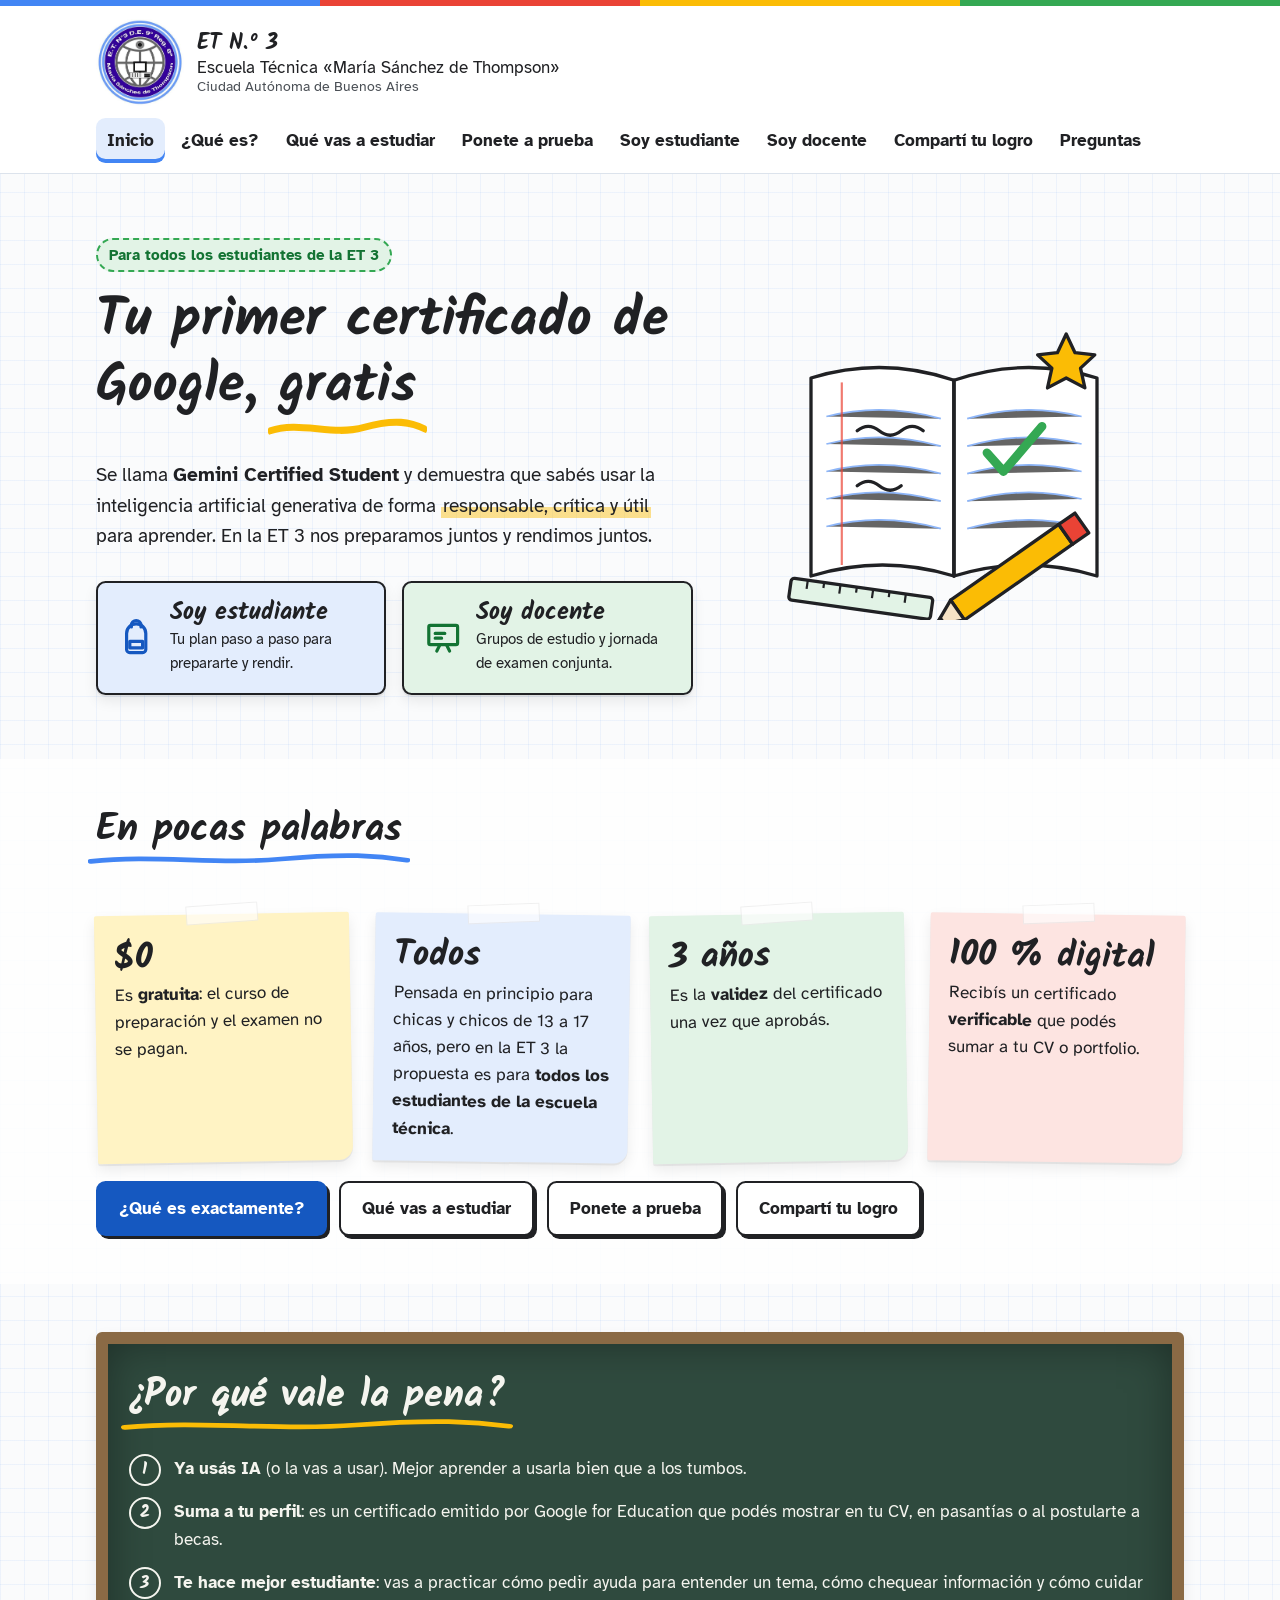
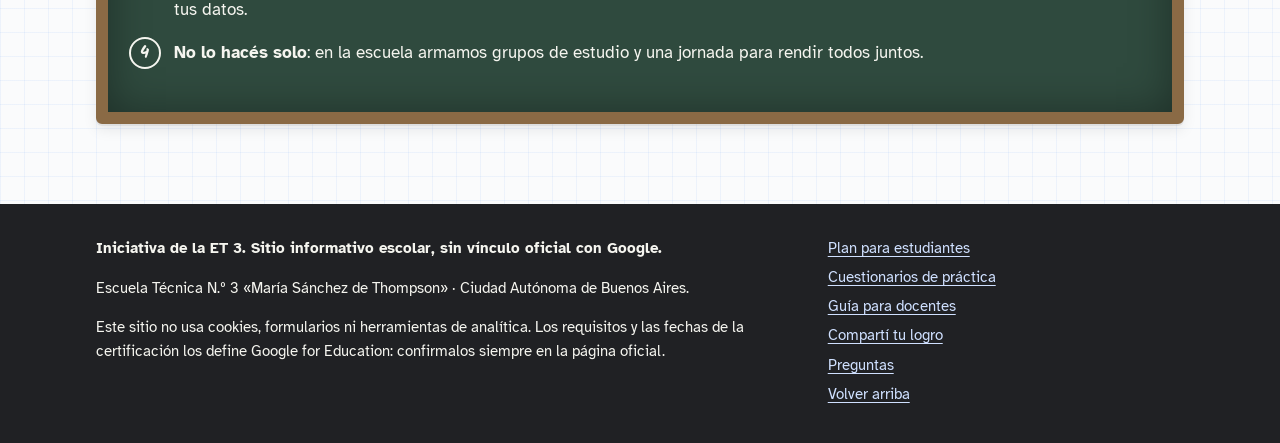
<file: docs/index.html>
<!doctype html>
<html lang="es-AR">
<head>
  <meta charset="utf-8">
  <meta name="viewport" content="width=device-width, initial-scale=1">
  <title>Gemini Certified Student en la ET 3</title>
  <meta name="description" content="Tu primer certificado de Google, gratis: la ET 3 te acompaña a preparar y rendir la certificación Gemini Certified Student.">
  <meta name="theme-color" content="#4285F4">
  <link rel="icon" href="img/escudo.jpg" type="image/jpeg">
  <link rel="preconnect" href="https://fonts.googleapis.com">
  <link rel="preconnect" href="https://fonts.gstatic.com" crossorigin>
  <link rel="stylesheet" href="https://fonts.googleapis.com/css2?family=Atkinson+Hyperlegible:ital,wght@0,400;0,700;1,400&amp;family=Kalam:wght@400;700&amp;display=swap">
  <link rel="stylesheet" href="css/estilos.css">
  <link rel="stylesheet" href="css/impresion.css" media="print">
</head>
<body>
<svg xmlns="http://www.w3.org/2000/svg" style="display:none" aria-hidden="true">
  <symbol id="i-lapiz" viewBox="0 0 24 24" fill="none" stroke="currentColor" stroke-width="2" stroke-linecap="round" stroke-linejoin="round"><path d="M16.5 3.5l4 4L8 20H4v-4z"/><path d="M14 6l4 4"/></symbol>
  <symbol id="i-mochila" viewBox="0 0 24 24" fill="none" stroke="currentColor" stroke-width="2" stroke-linecap="round" stroke-linejoin="round"><path d="M6 9a6 6 0 0 1 12 0v10a2 2 0 0 1-2 2H8a2 2 0 0 1-2-2z"/><path d="M9 5V4a3 3 0 0 1 6 0v1"/><path d="M8 14h8v4H8z"/></symbol>
  <symbol id="i-pizarron" viewBox="0 0 24 24" fill="none" stroke="currentColor" stroke-width="2" stroke-linecap="round" stroke-linejoin="round"><rect x="3" y="4" width="18" height="12" rx="1"/><path d="M8 20l2-4M16 20l-2-4M7 9h6M7 12h4"/></symbol>
  <symbol id="i-cuaderno" viewBox="0 0 24 24" fill="none" stroke="currentColor" stroke-width="2" stroke-linecap="round" stroke-linejoin="round"><rect x="5" y="3" width="15" height="18" rx="1"/><path d="M9 3v18M3 7h4M3 12h4M3 17h4M12 8h5M12 12h5"/></symbol>
  <symbol id="i-candado" viewBox="0 0 24 24" fill="none" stroke="currentColor" stroke-width="2" stroke-linecap="round" stroke-linejoin="round"><rect x="5" y="11" width="14" height="10" rx="2"/><path d="M8 11V7a4 4 0 0 1 8 0v4"/><path d="M12 15v2"/></symbol>
  <symbol id="i-idea" viewBox="0 0 24 24" fill="none" stroke="currentColor" stroke-width="2" stroke-linecap="round" stroke-linejoin="round"><path d="M9 18h6M10 21h4"/><path d="M12 3a6 6 0 0 0-4 10.5c.7.7 1 1.5 1 2.5h6c0-1 .3-1.8 1-2.5A6 6 0 0 0 12 3z"/></symbol>
  <symbol id="i-lupa" viewBox="0 0 24 24" fill="none" stroke="currentColor" stroke-width="2" stroke-linecap="round" stroke-linejoin="round"><circle cx="10.5" cy="10.5" r="6.5"/><path d="M15.5 15.5L21 21"/></symbol>
  <symbol id="i-grupo" viewBox="0 0 24 24" fill="none" stroke="currentColor" stroke-width="2" stroke-linecap="round" stroke-linejoin="round"><circle cx="9" cy="8" r="3"/><circle cx="17" cy="9" r="2.5"/><path d="M3 20c0-3.3 2.7-6 6-6s6 2.7 6 6"/><path d="M15 14.5c3 0 6 1.8 6 5.5"/></symbol>
  <symbol id="i-calendario" viewBox="0 0 24 24" fill="none" stroke="currentColor" stroke-width="2" stroke-linecap="round" stroke-linejoin="round"><rect x="3" y="5" width="18" height="16" rx="2"/><path d="M3 10h18M8 3v4M16 3v4"/><path d="M8 14h2M14 14h2M8 17h2"/></symbol>
  <symbol id="i-certificado" viewBox="0 0 24 24" fill="none" stroke="currentColor" stroke-width="2" stroke-linecap="round" stroke-linejoin="round"><rect x="3" y="4" width="18" height="12" rx="1"/><path d="M7 8h10M7 11h6"/><circle cx="16" cy="16" r="3"/><path d="M14.5 18.5L14 22l2-1 2 1-.5-3.5"/></symbol>
  <symbol id="i-reloj" viewBox="0 0 24 24" fill="none" stroke="currentColor" stroke-width="2" stroke-linecap="round" stroke-linejoin="round"><circle cx="12" cy="12" r="9"/><path d="M12 7v5l3 2"/></symbol>
  <symbol id="i-info" viewBox="0 0 24 24" fill="none" stroke="currentColor" stroke-width="2" stroke-linecap="round" stroke-linejoin="round"><circle cx="12" cy="12" r="9"/><path d="M12 11v6M12 7.5v.5"/></symbol>
  <symbol id="i-regla" viewBox="0 0 24 24" fill="none" stroke="currentColor" stroke-width="2" stroke-linecap="round" stroke-linejoin="round"><rect x="2" y="8" width="20" height="8" rx="1"/><path d="M6 8v3M10 8v4M14 8v3M18 8v4"/></symbol>
  <symbol id="i-imprimir" viewBox="0 0 24 24" fill="none" stroke="currentColor" stroke-width="2" stroke-linecap="round" stroke-linejoin="round"><path d="M6 9V3h12v6"/><rect x="3" y="9" width="18" height="8" rx="1"/><path d="M6 14h12v7H6z"/></symbol>
  <symbol id="i-gratis" viewBox="0 0 24 24" fill="none" stroke="currentColor" stroke-width="2" stroke-linecap="round" stroke-linejoin="round"><path d="M20 12l-8 8-9-9V3h8z"/><circle cx="7.5" cy="7.5" r="1.5"/></symbol>
</svg>

  <a class="saltar" href="#contenido">Saltar al contenido</a>
  <div class="franja-colores" aria-hidden="true"></div>
  <header class="encabezado">
    <div class="contenedor">
      <div class="encabezado__fila">
        <a class="escuela" href="index.html">
          <img class="escudo" src="img/escudo.jpg" alt="Escudo de la ET N.º 3 D.E. 9.º Reg. 8.ª María Sánchez de Thompson" width="68" height="67">
          <span class="escuela__textos">
            <span class="escuela__sigla">ET N.º 3</span>
            <span class="escuela__nombre">Escuela Técnica «María Sánchez de Thompson»</span>
            <span class="escuela__lugar">Ciudad Autónoma de Buenos Aires</span>
          </span>
        </a>
        <button class="nav-boton" type="button" aria-expanded="false" aria-controls="menu-principal">
          <span class="nav-boton__barras" aria-hidden="true"></span> Menú
        </button>
      </div>
      <nav class="nav" id="menu-principal" aria-label="Navegación principal" data-abierta="true">
        <ul class="nav__lista">
          <li><a href="index.html" aria-current="page">Inicio</a></li>
          <li><a href="que-es.html">¿Qué es?</a></li>
          <li><a href="que-vas-a-estudiar.html">Qué vas a estudiar</a></li>
          <li><a href="practica.html">Ponete a prueba</a></li>
          <li><a href="estudiantes.html">Soy estudiante</a></li>
          <li><a href="docentes.html">Soy docente</a></li>
          <li><a href="comparti-tu-logro.html">Compartí tu logro</a></li>
          <li><a href="preguntas.html">Preguntas</a></li>
        </ul>
      </nav>
    </div>
  </header>

  <main id="contenido" tabindex="-1">
    <section class="hero" aria-labelledby="titulo-hero">
      <div class="contenedor hero__grilla">
        <div>
          <p class="hero__etiqueta">Para todos los estudiantes de la ET 3</p>
          <h1 id="titulo-hero">Tu primer certificado de Google, <span class="titulo-mano">gratis</span></h1>
          <p class="hero__texto">Se llama <strong>Gemini Certified Student</strong> y demuestra que sabés usar la inteligencia artificial generativa de forma <span class="resaltado">responsable, crítica y útil</span> para aprender. En la ET 3 nos preparamos juntos y rendimos juntos.</p>
          <div class="accesos">
            <a class="acceso acceso--estudiante" href="estudiantes.html">
              <svg class="icono" aria-hidden="true"><use href="#i-mochila"/></svg>
              <span>
                <span class="acceso__titulo">Soy estudiante</span>
                <span class="acceso__texto">Tu plan paso a paso para prepararte y rendir.</span>
              </span>
            </a>
            <a class="acceso acceso--docente" href="docentes.html">
              <svg class="icono" aria-hidden="true"><use href="#i-pizarron"/></svg>
              <span>
                <span class="acceso__titulo">Soy docente</span>
                <span class="acceso__texto">Grupos de estudio y jornada de examen conjunta.</span>
              </span>
            </a>
          </div>
        </div>
        <img class="hero__dibujo" src="img/cuaderno.svg" alt="" width="320" height="280">
      </div>
    </section>

    <section class="seccion seccion--blanca" aria-labelledby="titulo-rapido">
      <div class="contenedor">
        <h2 id="titulo-rapido" class="titulo-mano subrayado-azul">En pocas palabras</h2>
        <ul class="grilla grilla--4">
          <li class="postit">
            <span class="dato">$0</span>
            <p>Es <strong>gratuita</strong>: el curso de preparación y el examen no se pagan.</p>
          </li>
          <li class="postit postit--azul">
            <span class="dato">Todos</span>
            <p>Pensada en principio para chicas y chicos de 13 a 17 años, pero en la ET 3 la propuesta es para <strong>todos los estudiantes de la escuela técnica</strong>.</p>
          </li>
          <li class="postit postit--verde">
            <span class="dato">3 años</span>
            <p>Es la <strong>validez</strong> del certificado una vez que aprobás.</p>
          </li>
          <li class="postit postit--rojo">
            <span class="dato">100 % digital</span>
            <p>Recibís un certificado <strong>verificable</strong> que podés sumar a tu CV o portfolio.</p>
          </li>
        </ul>
        <div class="botonera">
          <a class="boton" href="que-es.html">¿Qué es exactamente?</a>
          <a class="boton boton--claro" href="que-vas-a-estudiar.html">Qué vas a estudiar</a>
          <a class="boton boton--claro" href="practica.html">Ponete a prueba</a>
          <a class="boton boton--claro" href="comparti-tu-logro.html">Compartí tu logro</a>
        </div>
      </div>
    </section>

    <section class="seccion" aria-labelledby="titulo-por-que">
      <div class="contenedor">
        <div class="pizarron">
          <h2 id="titulo-por-que" class="titulo-mano">¿Por qué vale la pena?</h2>
          <ul class="lista-tiza">
            <li><strong>Ya usás IA</strong> (o la vas a usar). Mejor aprender a usarla bien que a los tumbos.</li>
            <li><strong>Suma a tu perfil</strong>: es un certificado emitido por Google for Education que podés mostrar en tu CV, en pasantías o al postularte a becas.</li>
            <li><strong>Te hace mejor estudiante</strong>: vas a practicar cómo pedir ayuda para entender un tema, cómo chequear información y cómo cuidar tus datos.</li>
            <li><strong>No lo hacés solo</strong>: en la escuela armamos grupos de estudio y una jornada para rendir todos juntos.</li>
          </ul>
        </div>
      </div>
    </section>
  </main>

  <footer class="pie">
    <div class="contenedor pie__grilla">
      <div>
        <p class="pie__aviso">Iniciativa de la ET 3. Sitio informativo escolar, sin vínculo oficial con Google.</p>
        <p>Escuela Técnica N.º 3 «María Sánchez de Thompson» · Ciudad Autónoma de Buenos Aires.</p>
        <p>Este sitio no usa cookies, formularios ni herramientas de analítica. Los requisitos y las fechas de la certificación los define Google for Education: confirmalos siempre en la página oficial.</p>
      </div>
      <nav aria-label="Enlaces del pie">
        <ul>
          <li><a href="estudiantes.html">Plan para estudiantes</a></li>
          <li><a href="practica.html">Cuestionarios de práctica</a></li>
          <li><a href="docentes.html">Guía para docentes</a></li>
          <li><a href="comparti-tu-logro.html">Compartí tu logro</a></li>
          <li><a href="preguntas.html">Preguntas</a></li>
          <li><a href="#contenido">Volver arriba</a></li>
        </ul>
      </nav>
    </div>
  </footer>
  <script src="js/main.js" defer></script>
</body>
</html>
</file>
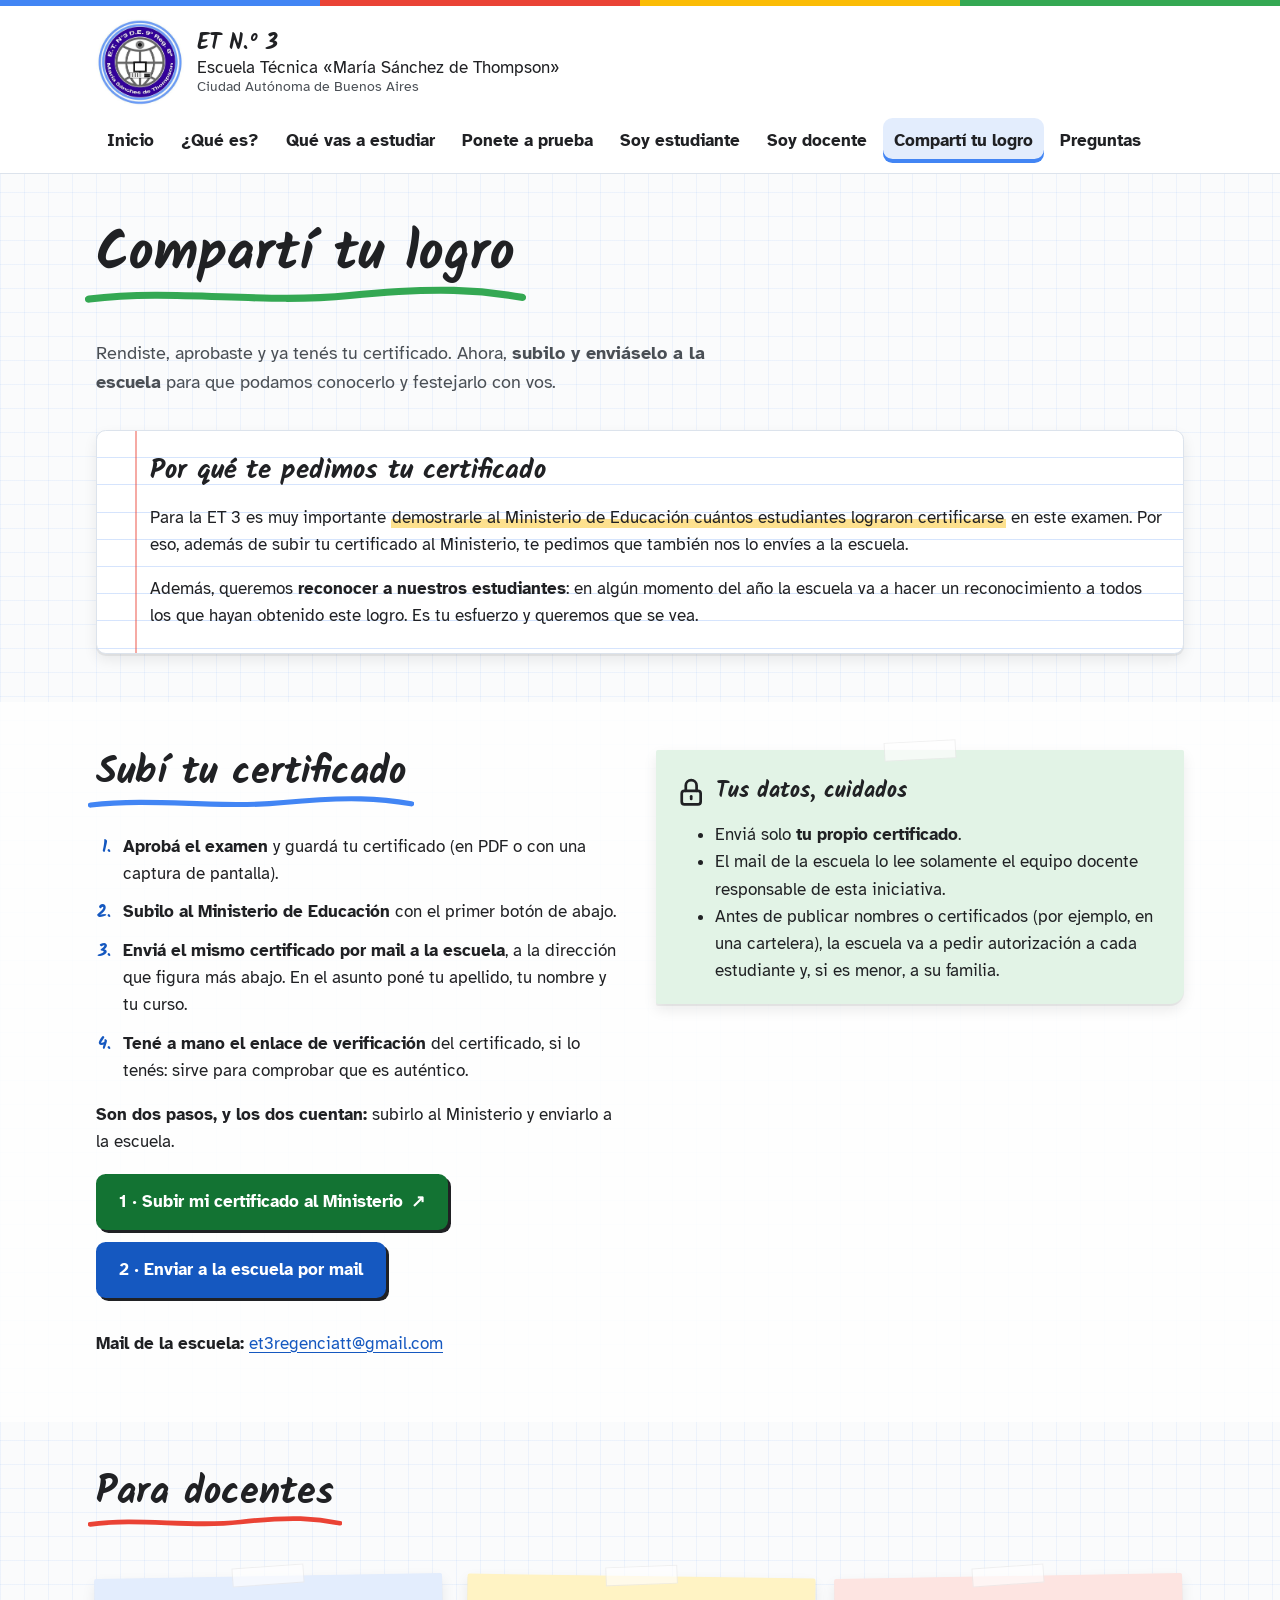
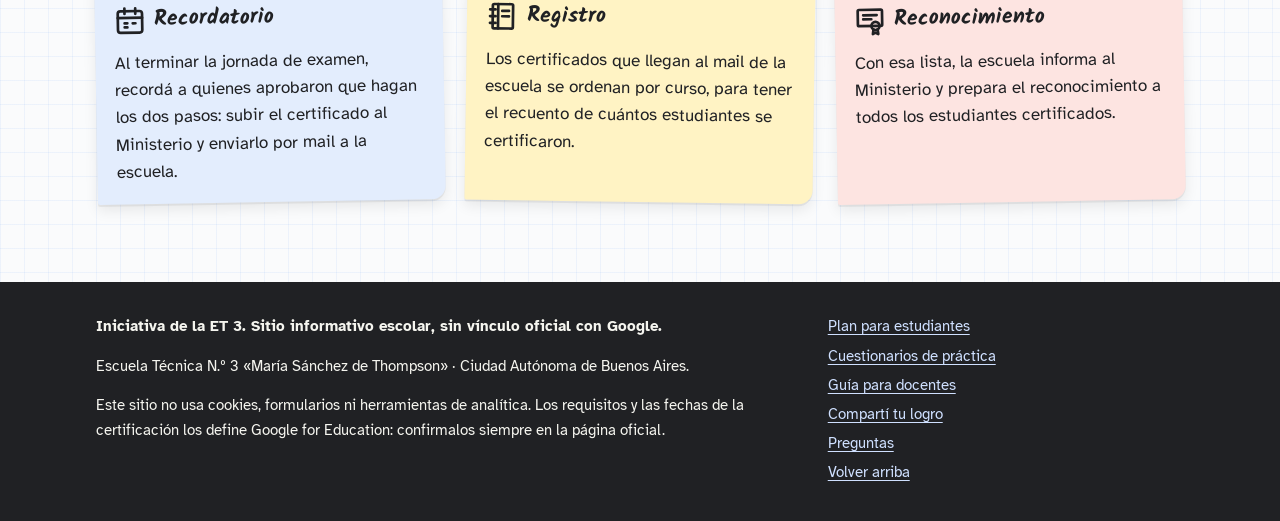
<file: docs/comparti-tu-logro.html>
<!doctype html>
<html lang="es-AR">
<head>
  <meta charset="utf-8">
  <meta name="viewport" content="width=device-width, initial-scale=1">
  <title>Compartí tu logro · Gemini en la ET 3</title>
  <meta name="description" content="Subí tu certificado Gemini Certified Student al Ministerio de Educación y envialo a la ET 3: la escuela quiere reconocer a todos los estudiantes que lo obtengan.">
  <meta name="theme-color" content="#4285F4">
  <link rel="icon" href="img/escudo.jpg" type="image/jpeg">
  <link rel="preconnect" href="https://fonts.googleapis.com">
  <link rel="preconnect" href="https://fonts.gstatic.com" crossorigin>
  <link rel="stylesheet" href="https://fonts.googleapis.com/css2?family=Atkinson+Hyperlegible:ital,wght@0,400;0,700;1,400&amp;family=Kalam:wght@400;700&amp;display=swap">
  <link rel="stylesheet" href="css/estilos.css">
  <link rel="stylesheet" href="css/impresion.css" media="print">
</head>
<body>
<svg xmlns="http://www.w3.org/2000/svg" style="display:none" aria-hidden="true">
  <symbol id="i-lapiz" viewBox="0 0 24 24" fill="none" stroke="currentColor" stroke-width="2" stroke-linecap="round" stroke-linejoin="round"><path d="M16.5 3.5l4 4L8 20H4v-4z"/><path d="M14 6l4 4"/></symbol>
  <symbol id="i-mochila" viewBox="0 0 24 24" fill="none" stroke="currentColor" stroke-width="2" stroke-linecap="round" stroke-linejoin="round"><path d="M6 9a6 6 0 0 1 12 0v10a2 2 0 0 1-2 2H8a2 2 0 0 1-2-2z"/><path d="M9 5V4a3 3 0 0 1 6 0v1"/><path d="M8 14h8v4H8z"/></symbol>
  <symbol id="i-pizarron" viewBox="0 0 24 24" fill="none" stroke="currentColor" stroke-width="2" stroke-linecap="round" stroke-linejoin="round"><rect x="3" y="4" width="18" height="12" rx="1"/><path d="M8 20l2-4M16 20l-2-4M7 9h6M7 12h4"/></symbol>
  <symbol id="i-cuaderno" viewBox="0 0 24 24" fill="none" stroke="currentColor" stroke-width="2" stroke-linecap="round" stroke-linejoin="round"><rect x="5" y="3" width="15" height="18" rx="1"/><path d="M9 3v18M3 7h4M3 12h4M3 17h4M12 8h5M12 12h5"/></symbol>
  <symbol id="i-candado" viewBox="0 0 24 24" fill="none" stroke="currentColor" stroke-width="2" stroke-linecap="round" stroke-linejoin="round"><rect x="5" y="11" width="14" height="10" rx="2"/><path d="M8 11V7a4 4 0 0 1 8 0v4"/><path d="M12 15v2"/></symbol>
  <symbol id="i-idea" viewBox="0 0 24 24" fill="none" stroke="currentColor" stroke-width="2" stroke-linecap="round" stroke-linejoin="round"><path d="M9 18h6M10 21h4"/><path d="M12 3a6 6 0 0 0-4 10.5c.7.7 1 1.5 1 2.5h6c0-1 .3-1.8 1-2.5A6 6 0 0 0 12 3z"/></symbol>
  <symbol id="i-lupa" viewBox="0 0 24 24" fill="none" stroke="currentColor" stroke-width="2" stroke-linecap="round" stroke-linejoin="round"><circle cx="10.5" cy="10.5" r="6.5"/><path d="M15.5 15.5L21 21"/></symbol>
  <symbol id="i-grupo" viewBox="0 0 24 24" fill="none" stroke="currentColor" stroke-width="2" stroke-linecap="round" stroke-linejoin="round"><circle cx="9" cy="8" r="3"/><circle cx="17" cy="9" r="2.5"/><path d="M3 20c0-3.3 2.7-6 6-6s6 2.7 6 6"/><path d="M15 14.5c3 0 6 1.8 6 5.5"/></symbol>
  <symbol id="i-calendario" viewBox="0 0 24 24" fill="none" stroke="currentColor" stroke-width="2" stroke-linecap="round" stroke-linejoin="round"><rect x="3" y="5" width="18" height="16" rx="2"/><path d="M3 10h18M8 3v4M16 3v4"/><path d="M8 14h2M14 14h2M8 17h2"/></symbol>
  <symbol id="i-certificado" viewBox="0 0 24 24" fill="none" stroke="currentColor" stroke-width="2" stroke-linecap="round" stroke-linejoin="round"><rect x="3" y="4" width="18" height="12" rx="1"/><path d="M7 8h10M7 11h6"/><circle cx="16" cy="16" r="3"/><path d="M14.5 18.5L14 22l2-1 2 1-.5-3.5"/></symbol>
  <symbol id="i-reloj" viewBox="0 0 24 24" fill="none" stroke="currentColor" stroke-width="2" stroke-linecap="round" stroke-linejoin="round"><circle cx="12" cy="12" r="9"/><path d="M12 7v5l3 2"/></symbol>
  <symbol id="i-info" viewBox="0 0 24 24" fill="none" stroke="currentColor" stroke-width="2" stroke-linecap="round" stroke-linejoin="round"><circle cx="12" cy="12" r="9"/><path d="M12 11v6M12 7.5v.5"/></symbol>
  <symbol id="i-regla" viewBox="0 0 24 24" fill="none" stroke="currentColor" stroke-width="2" stroke-linecap="round" stroke-linejoin="round"><rect x="2" y="8" width="20" height="8" rx="1"/><path d="M6 8v3M10 8v4M14 8v3M18 8v4"/></symbol>
  <symbol id="i-imprimir" viewBox="0 0 24 24" fill="none" stroke="currentColor" stroke-width="2" stroke-linecap="round" stroke-linejoin="round"><path d="M6 9V3h12v6"/><rect x="3" y="9" width="18" height="8" rx="1"/><path d="M6 14h12v7H6z"/></symbol>
  <symbol id="i-gratis" viewBox="0 0 24 24" fill="none" stroke="currentColor" stroke-width="2" stroke-linecap="round" stroke-linejoin="round"><path d="M20 12l-8 8-9-9V3h8z"/><circle cx="7.5" cy="7.5" r="1.5"/></symbol>
</svg>

  <a class="saltar" href="#contenido">Saltar al contenido</a>
  <div class="franja-colores" aria-hidden="true"></div>
  <header class="encabezado">
    <div class="contenedor">
      <div class="encabezado__fila">
        <a class="escuela" href="index.html">
          <img class="escudo" src="img/escudo.jpg" alt="Escudo de la ET N.º 3 D.E. 9.º Reg. 8.ª María Sánchez de Thompson" width="68" height="67">
          <span class="escuela__textos">
            <span class="escuela__sigla">ET N.º 3</span>
            <span class="escuela__nombre">Escuela Técnica «María Sánchez de Thompson»</span>
            <span class="escuela__lugar">Ciudad Autónoma de Buenos Aires</span>
          </span>
        </a>
        <button class="nav-boton" type="button" aria-expanded="false" aria-controls="menu-principal">
          <span class="nav-boton__barras" aria-hidden="true"></span> Menú
        </button>
      </div>
      <nav class="nav" id="menu-principal" aria-label="Navegación principal" data-abierta="true">
        <ul class="nav__lista">
          <li><a href="index.html">Inicio</a></li>
          <li><a href="que-es.html">¿Qué es?</a></li>
          <li><a href="que-vas-a-estudiar.html">Qué vas a estudiar</a></li>
          <li><a href="practica.html">Ponete a prueba</a></li>
          <li><a href="estudiantes.html">Soy estudiante</a></li>
          <li><a href="docentes.html">Soy docente</a></li>
          <li><a href="comparti-tu-logro.html" aria-current="page">Compartí tu logro</a></li>
          <li><a href="preguntas.html">Preguntas</a></li>
        </ul>
      </nav>
    </div>
  </header>

  <main id="contenido" tabindex="-1">
    <section class="seccion" aria-labelledby="titulo-logro">
      <div class="contenedor">
        <h1 id="titulo-logro" class="titulo-mano subrayado-verde">Compartí tu logro</h1>
        <p class="bajada">Rendiste, aprobaste y ya tenés tu certificado. Ahora, <strong>subilo y enviáselo a la escuela</strong> para que podamos conocerlo y festejarlo con vos.</p>

        <div class="hoja mt-2">
          <h2>Por qué te pedimos tu certificado</h2>
          <p>Para la ET 3 es muy importante <span class="resaltado">demostrarle al Ministerio de Educación cuántos estudiantes lograron certificarse</span> en este examen. Por eso, además de subir tu certificado al Ministerio, te pedimos que también nos lo envíes a la escuela.</p>
          <p>Además, queremos <strong>reconocer a nuestros estudiantes</strong>: en algún momento del año la escuela va a hacer un reconocimiento a todos los que hayan obtenido este logro. Es tu esfuerzo y queremos que se vea.</p>
        </div>
      </div>
    </section>

    <section class="seccion seccion--blanca" aria-labelledby="titulo-subir">
      <div class="contenedor dos-columnas">
        <div>
          <h2 id="titulo-subir" class="titulo-mano subrayado-azul">Subí tu certificado</h2>
          <ol class="lista-pasos">
            <li><strong>Aprobá el examen</strong> y guardá tu certificado (en PDF o con una captura de pantalla).</li>
            <li><strong>Subilo al Ministerio de Educación</strong> con el primer botón de abajo.</li>
            <li><strong>Enviá el mismo certificado por mail a la escuela</strong>, a la dirección que figura más abajo. En el asunto poné tu apellido, tu nombre y tu curso.</li>
            <li><strong>Tené a mano el enlace de verificación</strong> del certificado, si lo tenés: sirve para comprobar que es auténtico.</li>
          </ol>
          <p><strong>Son dos pasos, y los dos cuentan:</strong> subirlo al Ministerio y enviarlo a la escuela.</p>
          <div class="botonera">
            <a class="boton boton--verde externo" href="https://script.google.com/a/macros/bue.edu.ar/s/AKfycbwMoJf-ox55KZk1GF9ly_xDa_BWLT_6Fp5mhfyxBWIo19_x7JAtr0NICqOyjdSGR28C/exec" rel="noopener">1 · Subir mi certificado al Ministerio</a>
            <a class="boton" href="mailto:et3regenciatt@gmail.com?subject=Certificado%20Gemini%20-%20Apellido%20Nombre%20-%20Curso">2 · Enviar a la escuela por mail</a>
          </div>
          <p class="mt-2"><strong>Mail de la escuela:</strong> <a href="mailto:et3regenciatt@gmail.com">et3regenciatt@gmail.com</a></p>
        </div>
        <div class="postit postit--verde">
          <h2><svg class="icono" aria-hidden="true"><use href="#i-candado"/></svg> Tus datos, cuidados</h2>
          <ul>
            <li>Enviá solo <strong>tu propio certificado</strong>.</li>
            <li>El mail de la escuela lo lee solamente el equipo docente responsable de esta iniciativa.</li>
            <li>Antes de publicar nombres o certificados (por ejemplo, en una cartelera), la escuela va a pedir autorización a cada estudiante y, si es menor, a su familia.</li>
          </ul>
        </div>
      </div>
    </section>

    <section class="seccion" aria-labelledby="titulo-docentes-logro">
      <div class="contenedor">
        <h2 id="titulo-docentes-logro" class="titulo-mano subrayado-rojo">Para docentes</h2>
        <ul class="grilla grilla--3">
          <li class="postit postit--azul">
            <h3><svg class="icono" aria-hidden="true"><use href="#i-calendario"/></svg> Recordatorio</h3>
            <p>Al terminar la jornada de examen, recordá a quienes aprobaron que hagan los dos pasos: subir el certificado al Ministerio y enviarlo por mail a la escuela.</p>
          </li>
          <li class="postit">
            <h3><svg class="icono" aria-hidden="true"><use href="#i-cuaderno"/></svg> Registro</h3>
            <p>Los certificados que llegan al mail de la escuela se ordenan por curso, para tener el recuento de cuántos estudiantes se certificaron.</p>
          </li>
          <li class="postit postit--rojo">
            <h3><svg class="icono" aria-hidden="true"><use href="#i-certificado"/></svg> Reconocimiento</h3>
            <p>Con esa lista, la escuela informa al Ministerio y prepara el reconocimiento a todos los estudiantes certificados.</p>
          </li>
        </ul>
      </div>
    </section>
  </main>

  <footer class="pie">
    <div class="contenedor pie__grilla">
      <div>
        <p class="pie__aviso">Iniciativa de la ET 3. Sitio informativo escolar, sin vínculo oficial con Google.</p>
        <p>Escuela Técnica N.º 3 «María Sánchez de Thompson» · Ciudad Autónoma de Buenos Aires.</p>
        <p>Este sitio no usa cookies, formularios ni herramientas de analítica. Los requisitos y las fechas de la certificación los define Google for Education: confirmalos siempre en la página oficial.</p>
      </div>
      <nav aria-label="Enlaces del pie">
        <ul>
          <li><a href="estudiantes.html">Plan para estudiantes</a></li>
          <li><a href="practica.html">Cuestionarios de práctica</a></li>
          <li><a href="docentes.html">Guía para docentes</a></li>
          <li><a href="comparti-tu-logro.html">Compartí tu logro</a></li>
          <li><a href="preguntas.html">Preguntas</a></li>
          <li><a href="#contenido">Volver arriba</a></li>
        </ul>
      </nav>
    </div>
  </footer>
  <script src="js/main.js" defer></script>
</body>
</html>
</file>
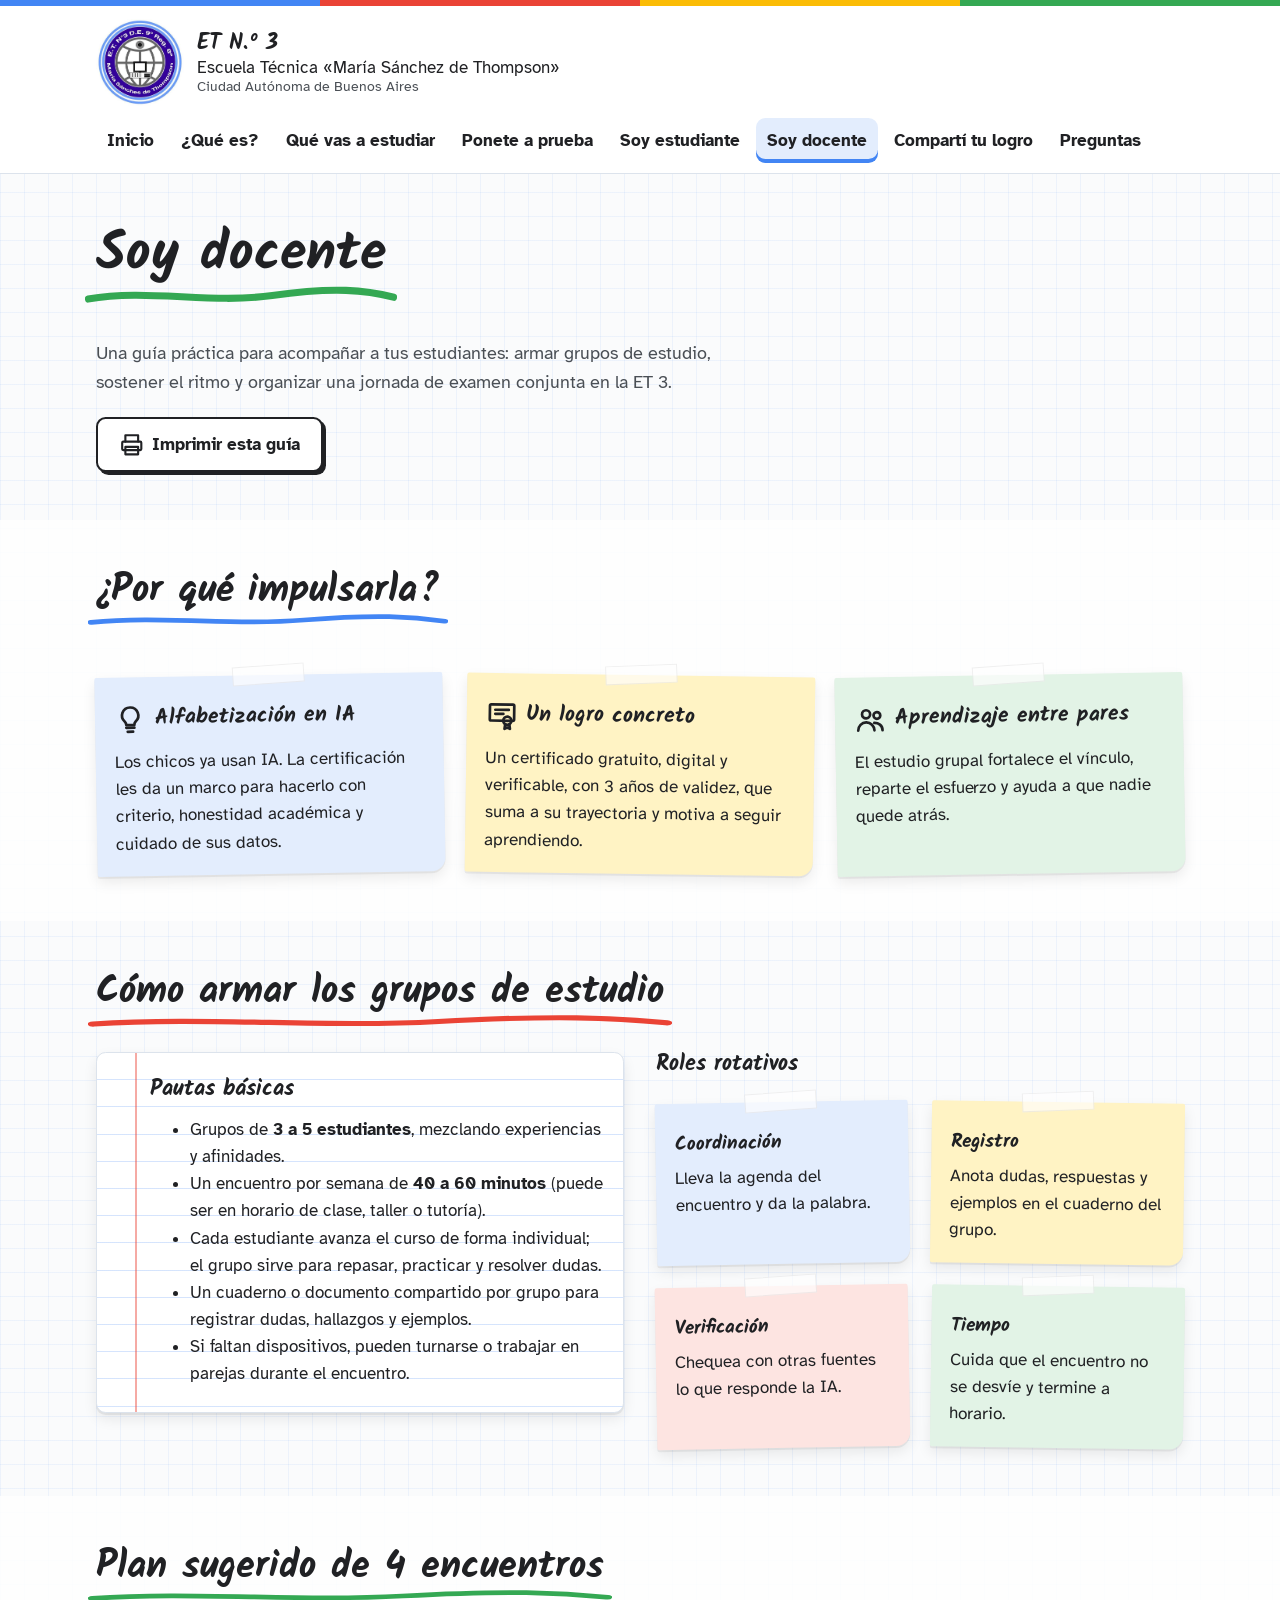
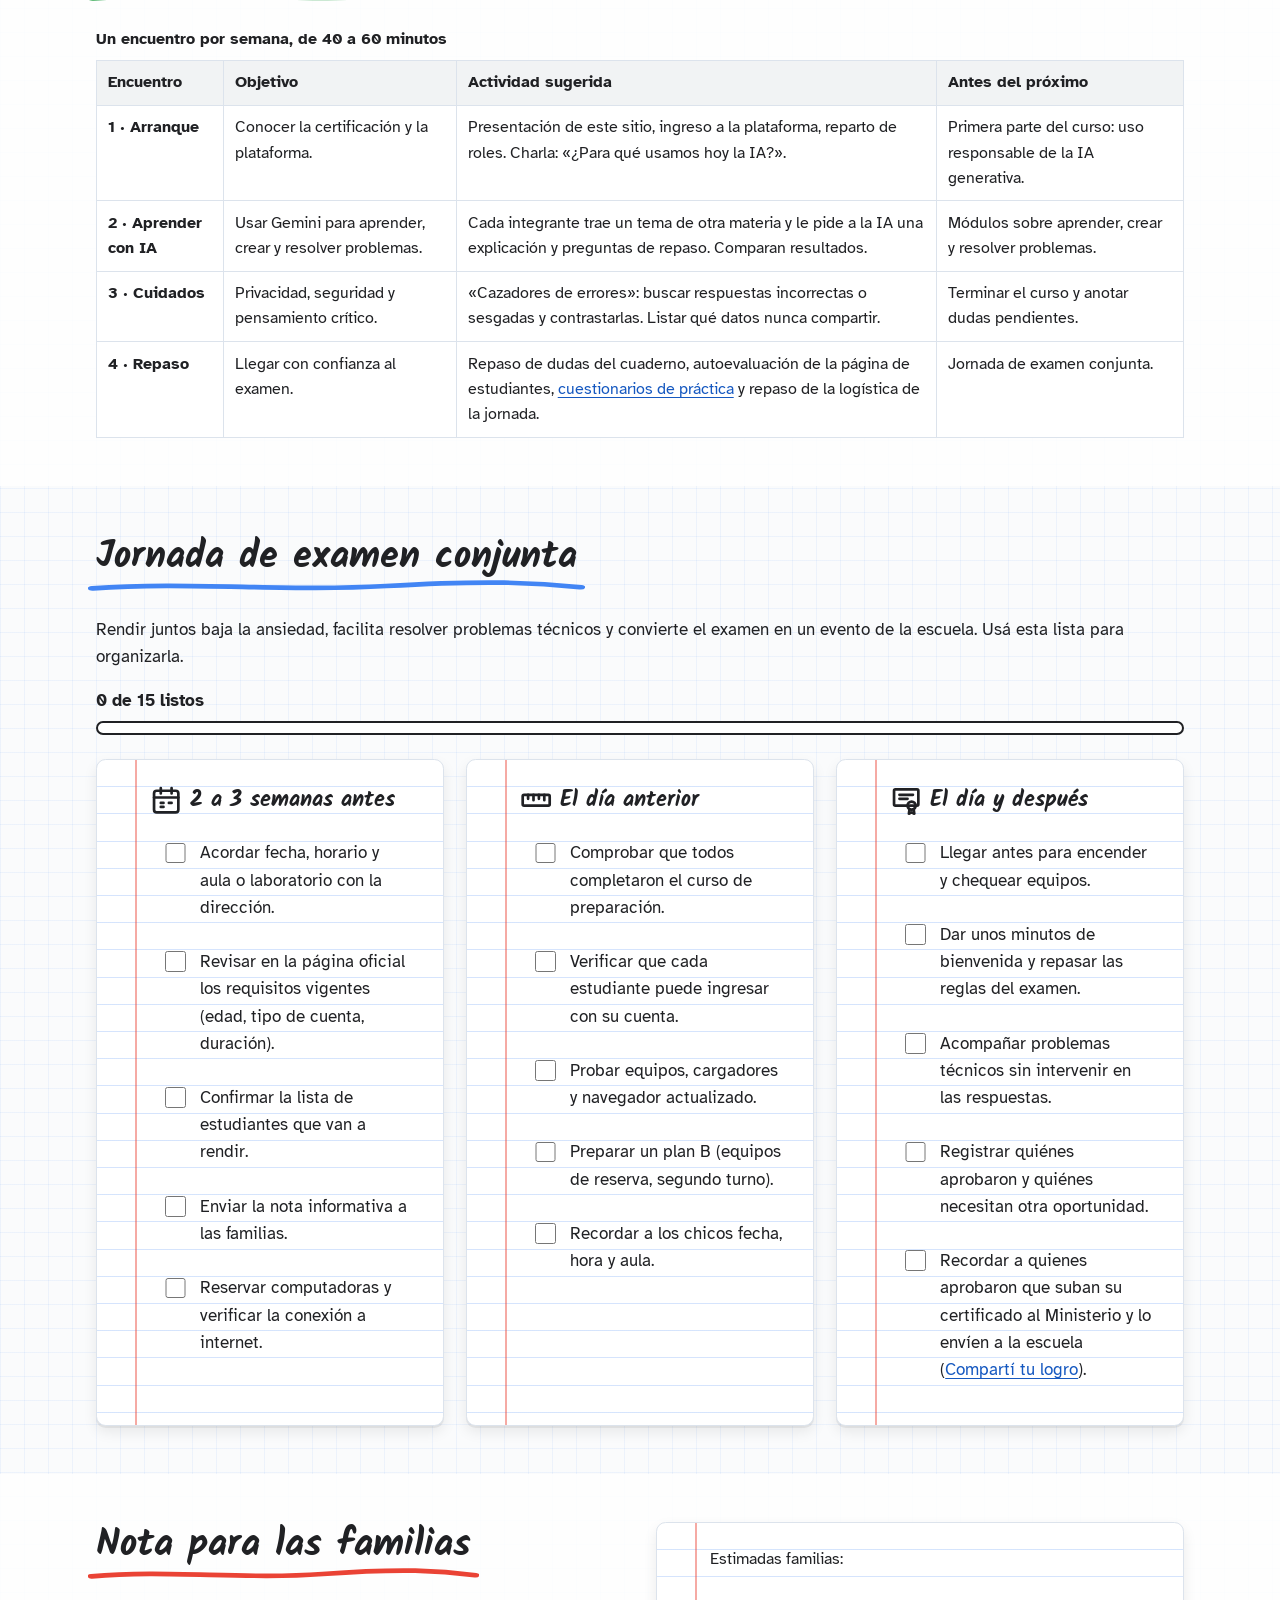
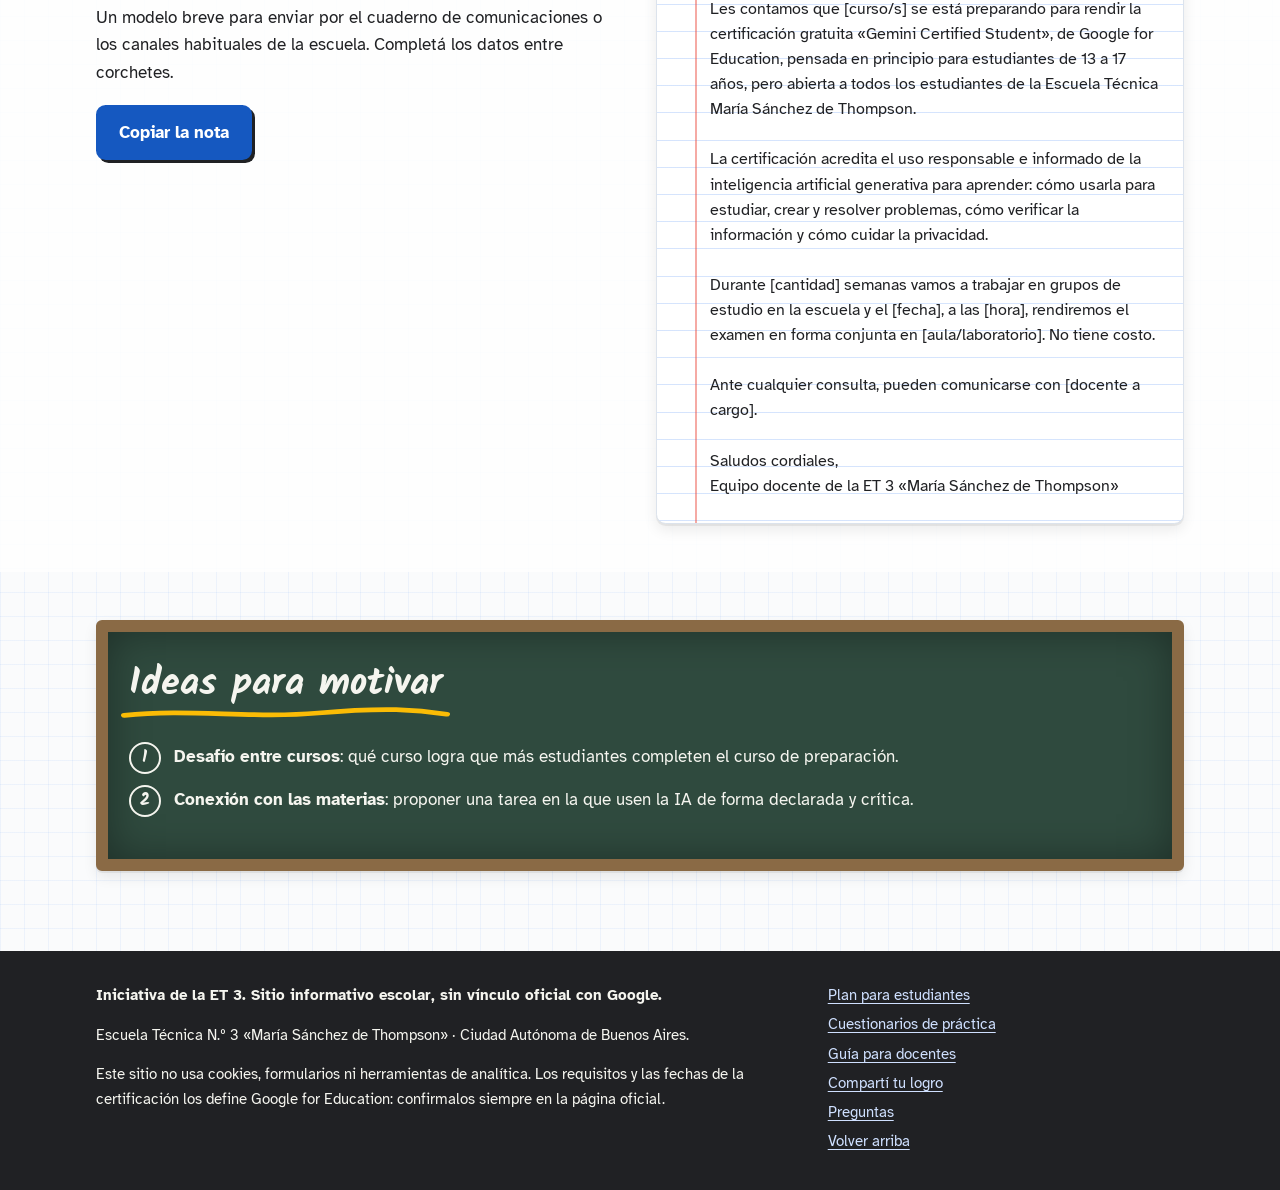
<file: docs/docentes.html>
<!doctype html>
<html lang="es-AR">
<head>
  <meta charset="utf-8">
  <meta name="viewport" content="width=device-width, initial-scale=1">
  <title>Soy docente · Gemini en la ET 3</title>
  <meta name="description" content="Guía imprimible para armar grupos de estudio y organizar una jornada de examen conjunta.">
  <meta name="theme-color" content="#4285F4">
  <link rel="icon" href="img/escudo.jpg" type="image/jpeg">
  <link rel="preconnect" href="https://fonts.googleapis.com">
  <link rel="preconnect" href="https://fonts.gstatic.com" crossorigin>
  <link rel="stylesheet" href="https://fonts.googleapis.com/css2?family=Atkinson+Hyperlegible:ital,wght@0,400;0,700;1,400&amp;family=Kalam:wght@400;700&amp;display=swap">
  <link rel="stylesheet" href="css/estilos.css">
  <link rel="stylesheet" href="css/impresion.css" media="print">
</head>
<body>
<svg xmlns="http://www.w3.org/2000/svg" style="display:none" aria-hidden="true">
  <symbol id="i-lapiz" viewBox="0 0 24 24" fill="none" stroke="currentColor" stroke-width="2" stroke-linecap="round" stroke-linejoin="round"><path d="M16.5 3.5l4 4L8 20H4v-4z"/><path d="M14 6l4 4"/></symbol>
  <symbol id="i-mochila" viewBox="0 0 24 24" fill="none" stroke="currentColor" stroke-width="2" stroke-linecap="round" stroke-linejoin="round"><path d="M6 9a6 6 0 0 1 12 0v10a2 2 0 0 1-2 2H8a2 2 0 0 1-2-2z"/><path d="M9 5V4a3 3 0 0 1 6 0v1"/><path d="M8 14h8v4H8z"/></symbol>
  <symbol id="i-pizarron" viewBox="0 0 24 24" fill="none" stroke="currentColor" stroke-width="2" stroke-linecap="round" stroke-linejoin="round"><rect x="3" y="4" width="18" height="12" rx="1"/><path d="M8 20l2-4M16 20l-2-4M7 9h6M7 12h4"/></symbol>
  <symbol id="i-cuaderno" viewBox="0 0 24 24" fill="none" stroke="currentColor" stroke-width="2" stroke-linecap="round" stroke-linejoin="round"><rect x="5" y="3" width="15" height="18" rx="1"/><path d="M9 3v18M3 7h4M3 12h4M3 17h4M12 8h5M12 12h5"/></symbol>
  <symbol id="i-candado" viewBox="0 0 24 24" fill="none" stroke="currentColor" stroke-width="2" stroke-linecap="round" stroke-linejoin="round"><rect x="5" y="11" width="14" height="10" rx="2"/><path d="M8 11V7a4 4 0 0 1 8 0v4"/><path d="M12 15v2"/></symbol>
  <symbol id="i-idea" viewBox="0 0 24 24" fill="none" stroke="currentColor" stroke-width="2" stroke-linecap="round" stroke-linejoin="round"><path d="M9 18h6M10 21h4"/><path d="M12 3a6 6 0 0 0-4 10.5c.7.7 1 1.5 1 2.5h6c0-1 .3-1.8 1-2.5A6 6 0 0 0 12 3z"/></symbol>
  <symbol id="i-lupa" viewBox="0 0 24 24" fill="none" stroke="currentColor" stroke-width="2" stroke-linecap="round" stroke-linejoin="round"><circle cx="10.5" cy="10.5" r="6.5"/><path d="M15.5 15.5L21 21"/></symbol>
  <symbol id="i-grupo" viewBox="0 0 24 24" fill="none" stroke="currentColor" stroke-width="2" stroke-linecap="round" stroke-linejoin="round"><circle cx="9" cy="8" r="3"/><circle cx="17" cy="9" r="2.5"/><path d="M3 20c0-3.3 2.7-6 6-6s6 2.7 6 6"/><path d="M15 14.5c3 0 6 1.8 6 5.5"/></symbol>
  <symbol id="i-calendario" viewBox="0 0 24 24" fill="none" stroke="currentColor" stroke-width="2" stroke-linecap="round" stroke-linejoin="round"><rect x="3" y="5" width="18" height="16" rx="2"/><path d="M3 10h18M8 3v4M16 3v4"/><path d="M8 14h2M14 14h2M8 17h2"/></symbol>
  <symbol id="i-certificado" viewBox="0 0 24 24" fill="none" stroke="currentColor" stroke-width="2" stroke-linecap="round" stroke-linejoin="round"><rect x="3" y="4" width="18" height="12" rx="1"/><path d="M7 8h10M7 11h6"/><circle cx="16" cy="16" r="3"/><path d="M14.5 18.5L14 22l2-1 2 1-.5-3.5"/></symbol>
  <symbol id="i-reloj" viewBox="0 0 24 24" fill="none" stroke="currentColor" stroke-width="2" stroke-linecap="round" stroke-linejoin="round"><circle cx="12" cy="12" r="9"/><path d="M12 7v5l3 2"/></symbol>
  <symbol id="i-info" viewBox="0 0 24 24" fill="none" stroke="currentColor" stroke-width="2" stroke-linecap="round" stroke-linejoin="round"><circle cx="12" cy="12" r="9"/><path d="M12 11v6M12 7.5v.5"/></symbol>
  <symbol id="i-regla" viewBox="0 0 24 24" fill="none" stroke="currentColor" stroke-width="2" stroke-linecap="round" stroke-linejoin="round"><rect x="2" y="8" width="20" height="8" rx="1"/><path d="M6 8v3M10 8v4M14 8v3M18 8v4"/></symbol>
  <symbol id="i-imprimir" viewBox="0 0 24 24" fill="none" stroke="currentColor" stroke-width="2" stroke-linecap="round" stroke-linejoin="round"><path d="M6 9V3h12v6"/><rect x="3" y="9" width="18" height="8" rx="1"/><path d="M6 14h12v7H6z"/></symbol>
  <symbol id="i-gratis" viewBox="0 0 24 24" fill="none" stroke="currentColor" stroke-width="2" stroke-linecap="round" stroke-linejoin="round"><path d="M20 12l-8 8-9-9V3h8z"/><circle cx="7.5" cy="7.5" r="1.5"/></symbol>
</svg>

  <a class="saltar" href="#contenido">Saltar al contenido</a>
  <div class="franja-colores" aria-hidden="true"></div>
  <header class="encabezado">
    <div class="contenedor">
      <div class="encabezado__fila">
        <a class="escuela" href="index.html">
          <img class="escudo" src="img/escudo.jpg" alt="Escudo de la ET N.º 3 D.E. 9.º Reg. 8.ª María Sánchez de Thompson" width="68" height="67">
          <span class="escuela__textos">
            <span class="escuela__sigla">ET N.º 3</span>
            <span class="escuela__nombre">Escuela Técnica «María Sánchez de Thompson»</span>
            <span class="escuela__lugar">Ciudad Autónoma de Buenos Aires</span>
          </span>
        </a>
        <button class="nav-boton" type="button" aria-expanded="false" aria-controls="menu-principal">
          <span class="nav-boton__barras" aria-hidden="true"></span> Menú
        </button>
      </div>
      <nav class="nav" id="menu-principal" aria-label="Navegación principal" data-abierta="true">
        <ul class="nav__lista">
          <li><a href="index.html">Inicio</a></li>
          <li><a href="que-es.html">¿Qué es?</a></li>
          <li><a href="que-vas-a-estudiar.html">Qué vas a estudiar</a></li>
          <li><a href="practica.html">Ponete a prueba</a></li>
          <li><a href="estudiantes.html">Soy estudiante</a></li>
          <li><a href="docentes.html" aria-current="page">Soy docente</a></li>
          <li><a href="comparti-tu-logro.html">Compartí tu logro</a></li>
          <li><a href="preguntas.html">Preguntas</a></li>
        </ul>
      </nav>
    </div>
  </header>

  <main id="contenido" tabindex="-1">
    <section class="seccion" aria-labelledby="titulo-docentes">
      <div class="contenedor">
        <h1 id="titulo-docentes" class="titulo-mano subrayado-verde">Soy docente</h1>
        <p class="bajada">Una guía práctica para acompañar a tus estudiantes: armar grupos de estudio, sostener el ritmo y organizar una jornada de examen conjunta en la ET 3.</p>
        <div class="botonera no-imprimir">
          <button class="boton boton--claro" type="button" data-imprimir>
            <svg class="icono" aria-hidden="true"><use href="#i-imprimir"/></svg> Imprimir esta guía
          </button>
        </div>
        <div class="solo-impresion hoja">
          <p><strong>Curso/s:</strong> ______________________ &nbsp; <strong>Docente a cargo:</strong> ______________________</p>
          <p><strong>Fecha de la jornada de examen:</strong> ____ / ____ / ______ &nbsp; <strong>Horario:</strong> ________ &nbsp; <strong>Aula / laboratorio:</strong> ____________</p>
        </div>
      </div>
    </section>

    <section class="seccion seccion--blanca" aria-labelledby="titulo-por-que-docentes">
      <div class="contenedor">
        <h2 id="titulo-por-que-docentes" class="titulo-mano subrayado-azul">¿Por qué impulsarla?</h2>
        <ul class="grilla grilla--3">
          <li class="postit postit--azul">
            <h3><svg class="icono" aria-hidden="true"><use href="#i-idea"/></svg> Alfabetización en IA</h3>
            <p>Los chicos ya usan IA. La certificación les da un marco para hacerlo con criterio, honestidad académica y cuidado de sus datos.</p>
          </li>
          <li class="postit">
            <h3><svg class="icono" aria-hidden="true"><use href="#i-certificado"/></svg> Un logro concreto</h3>
            <p>Un certificado gratuito, digital y verificable, con 3 años de validez, que suma a su trayectoria y motiva a seguir aprendiendo.</p>
          </li>
          <li class="postit postit--verde">
            <h3><svg class="icono" aria-hidden="true"><use href="#i-grupo"/></svg> Aprendizaje entre pares</h3>
            <p>El estudio grupal fortalece el vínculo, reparte el esfuerzo y ayuda a que nadie quede atrás.</p>
          </li>
        </ul>
      </div>
    </section>

    <section class="seccion" aria-labelledby="titulo-grupos">
      <div class="contenedor">
        <h2 id="titulo-grupos" class="titulo-mano subrayado-rojo">Cómo armar los grupos de estudio</h2>
        <div class="dos-columnas">
          <div class="hoja">
            <h3>Pautas básicas</h3>
            <ul>
              <li>Grupos de <strong>3 a 5 estudiantes</strong>, mezclando experiencias y afinidades.</li>
              <li>Un encuentro por semana de <strong>40 a 60 minutos</strong> (puede ser en horario de clase, taller o tutoría).</li>
              <li>Cada estudiante avanza el curso de forma individual; el grupo sirve para repasar, practicar y resolver dudas.</li>
              <li>Un cuaderno o documento compartido por grupo para registrar dudas, hallazgos y ejemplos.</li>
              <li>Si faltan dispositivos, pueden turnarse o trabajar en parejas durante el encuentro.</li>
            </ul>
          </div>
          <div>
            <h3>Roles rotativos</h3>
            <ul class="grilla grilla--2">
              <li class="postit postit--azul"><h4>Coordinación</h4><p>Lleva la agenda del encuentro y da la palabra.</p></li>
              <li class="postit"><h4>Registro</h4><p>Anota dudas, respuestas y ejemplos en el cuaderno del grupo.</p></li>
              <li class="postit postit--rojo"><h4>Verificación</h4><p>Chequea con otras fuentes lo que responde la IA.</p></li>
              <li class="postit postit--verde"><h4>Tiempo</h4><p>Cuida que el encuentro no se desvíe y termine a horario.</p></li>
            </ul>
          </div>
        </div>
      </div>
    </section>

    <section class="seccion seccion--blanca" aria-labelledby="titulo-encuentros">
      <div class="contenedor">
        <h2 id="titulo-encuentros" class="titulo-mano subrayado-verde">Plan sugerido de 4 encuentros</h2>
        <div class="tabla-envoltura" tabindex="0" role="region" aria-labelledby="titulo-encuentros">
          <table>
            <caption>Un encuentro por semana, de 40 a 60 minutos</caption>
            <thead>
              <tr><th scope="col">Encuentro</th><th scope="col">Objetivo</th><th scope="col">Actividad sugerida</th><th scope="col">Antes del próximo</th></tr>
            </thead>
            <tbody>
              <tr>
                <th scope="row">1 · Arranque</th>
                <td>Conocer la certificación y la plataforma.</td>
                <td>Presentación de este sitio, ingreso a la plataforma, reparto de roles. Charla: «¿Para qué usamos hoy la IA?».</td>
                <td>Primera parte del curso: uso responsable de la IA generativa.</td>
              </tr>
              <tr>
                <th scope="row">2 · Aprender con IA</th>
                <td>Usar Gemini para aprender, crear y resolver problemas.</td>
                <td>Cada integrante trae un tema de otra materia y le pide a la IA una explicación y preguntas de repaso. Comparan resultados.</td>
                <td>Módulos sobre aprender, crear y resolver problemas.</td>
              </tr>
              <tr>
                <th scope="row">3 · Cuidados</th>
                <td>Privacidad, seguridad y pensamiento crítico.</td>
                <td>«Cazadores de errores»: buscar respuestas incorrectas o sesgadas y contrastarlas. Listar qué datos nunca compartir.</td>
                <td>Terminar el curso y anotar dudas pendientes.</td>
              </tr>
              <tr>
                <th scope="row">4 · Repaso</th>
                <td>Llegar con confianza al examen.</td>
                <td>Repaso de dudas del cuaderno, autoevaluación de la página de estudiantes, <a href="practica.html">cuestionarios de práctica</a> y repaso de la logística de la jornada.</td>
                <td>Jornada de examen conjunta.</td>
              </tr>
            </tbody>
          </table>
        </div>
      </div>
    </section>

    <section class="seccion" aria-labelledby="titulo-jornada">
      <div class="contenedor">
        <h2 id="titulo-jornada" class="titulo-mano subrayado-azul">Jornada de examen conjunta</h2>
        <p>Rendir juntos baja la ansiedad, facilita resolver problemas técnicos y convierte el examen en un evento de la escuela. Usá esta lista para organizarla.</p>
        <div class="progreso no-imprimir" data-progreso-de="checklist-jornada">
          <span class="progreso__texto" aria-live="polite">0 de 15 listos</span>
          <div class="progreso__barra" aria-hidden="true"><div class="progreso__relleno"></div></div>
        </div>
        <div class="grilla grilla--3" id="checklist-jornada">
          <div class="hoja">
            <h3><svg class="icono" aria-hidden="true"><use href="#i-calendario"/></svg> 2 a 3 semanas antes</h3>
            <ul class="checklist">
              <li><label><input type="checkbox"><span>Acordar fecha, horario y aula o laboratorio con la dirección.</span></label></li>
              <li><label><input type="checkbox"><span>Revisar en la página oficial los requisitos vigentes (edad, tipo de cuenta, duración).</span></label></li>
              <li><label><input type="checkbox"><span>Confirmar la lista de estudiantes que van a rendir.</span></label></li>
              <li><label><input type="checkbox"><span>Enviar la nota informativa a las familias.</span></label></li>
              <li><label><input type="checkbox"><span>Reservar computadoras y verificar la conexión a internet.</span></label></li>
            </ul>
          </div>
          <div class="hoja">
            <h3><svg class="icono" aria-hidden="true"><use href="#i-regla"/></svg> El día anterior</h3>
            <ul class="checklist">
              <li><label><input type="checkbox"><span>Comprobar que todos completaron el curso de preparación.</span></label></li>
              <li><label><input type="checkbox"><span>Verificar que cada estudiante puede ingresar con su cuenta.</span></label></li>
              <li><label><input type="checkbox"><span>Probar equipos, cargadores y navegador actualizado.</span></label></li>
              <li><label><input type="checkbox"><span>Preparar un plan B (equipos de reserva, segundo turno).</span></label></li>
              <li><label><input type="checkbox"><span>Recordar a los chicos fecha, hora y aula.</span></label></li>
            </ul>
          </div>
          <div class="hoja">
            <h3><svg class="icono" aria-hidden="true"><use href="#i-certificado"/></svg> El día y después</h3>
            <ul class="checklist">
              <li><label><input type="checkbox"><span>Llegar antes para encender y chequear equipos.</span></label></li>
              <li><label><input type="checkbox"><span>Dar unos minutos de bienvenida y repasar las reglas del examen.</span></label></li>
              <li><label><input type="checkbox"><span>Acompañar problemas técnicos sin intervenir en las respuestas.</span></label></li>
              <li><label><input type="checkbox"><span>Registrar quiénes aprobaron y quiénes necesitan otra oportunidad.</span></label></li>
              <li><label><input type="checkbox"><span>Recordar a quienes aprobaron que suban su certificado al Ministerio y lo envíen a la escuela (<a href="comparti-tu-logro.html">Compartí tu logro</a>).</span></label></li>
            </ul>
          </div>
        </div>
      </div>
    </section>

    <section class="seccion seccion--blanca" aria-labelledby="titulo-nota">
      <div class="contenedor dos-columnas">
        <div>
          <h2 id="titulo-nota" class="titulo-mano subrayado-rojo">Nota para las familias</h2>
          <p>Un modelo breve para enviar por el cuaderno de comunicaciones o los canales habituales de la escuela. Completá los datos entre corchetes.</p>
          <div class="botonera no-imprimir">
            <button class="boton" type="button" data-copiar="nota-familias">Copiar la nota</button>
            <span class="estado-copia" id="estado-copia" role="status"></span>
          </div>
        </div>
        <div class="hoja">
          <pre class="nota-modelo" id="nota-familias">Estimadas familias:

Les contamos que [curso/s] se está preparando para rendir la certificación gratuita «Gemini Certified Student», de Google for Education, pensada en principio para estudiantes de 13 a 17 años, pero abierta a todos los estudiantes de la Escuela Técnica María Sánchez de Thompson.

La certificación acredita el uso responsable e informado de la inteligencia artificial generativa para aprender: cómo usarla para estudiar, crear y resolver problemas, cómo verificar la información y cómo cuidar la privacidad.

Durante [cantidad] semanas vamos a trabajar en grupos de estudio en la escuela y el [fecha], a las [hora], rendiremos el examen en forma conjunta en [aula/laboratorio]. No tiene costo.

Ante cualquier consulta, pueden comunicarse con [docente a cargo].

Saludos cordiales,
Equipo docente de la ET 3 «María Sánchez de Thompson»</pre>
        </div>
      </div>
    </section>

    <section class="seccion" aria-labelledby="titulo-motivar">
      <div class="contenedor">
        <div class="pizarron">
          <h2 id="titulo-motivar" class="titulo-mano">Ideas para motivar</h2>
          <ul class="lista-tiza">
            <li><strong>Desafío entre cursos</strong>: qué curso logra que más estudiantes completen el curso de preparación.</li>
            <li><strong>Conexión con las materias</strong>: proponer una tarea en la que usen la IA de forma declarada y crítica.</li>
          </ul>
        </div>
      </div>
    </section>
  </main>

  <footer class="pie">
    <div class="contenedor pie__grilla">
      <div>
        <p class="pie__aviso">Iniciativa de la ET 3. Sitio informativo escolar, sin vínculo oficial con Google.</p>
        <p>Escuela Técnica N.º 3 «María Sánchez de Thompson» · Ciudad Autónoma de Buenos Aires.</p>
        <p>Este sitio no usa cookies, formularios ni herramientas de analítica. Los requisitos y las fechas de la certificación los define Google for Education: confirmalos siempre en la página oficial.</p>
      </div>
      <nav aria-label="Enlaces del pie">
        <ul>
          <li><a href="estudiantes.html">Plan para estudiantes</a></li>
          <li><a href="practica.html">Cuestionarios de práctica</a></li>
          <li><a href="docentes.html">Guía para docentes</a></li>
          <li><a href="comparti-tu-logro.html">Compartí tu logro</a></li>
          <li><a href="preguntas.html">Preguntas</a></li>
          <li><a href="#contenido">Volver arriba</a></li>
        </ul>
      </nav>
    </div>
  </footer>
  <script src="js/main.js" defer></script>
</body>
</html>
</file>
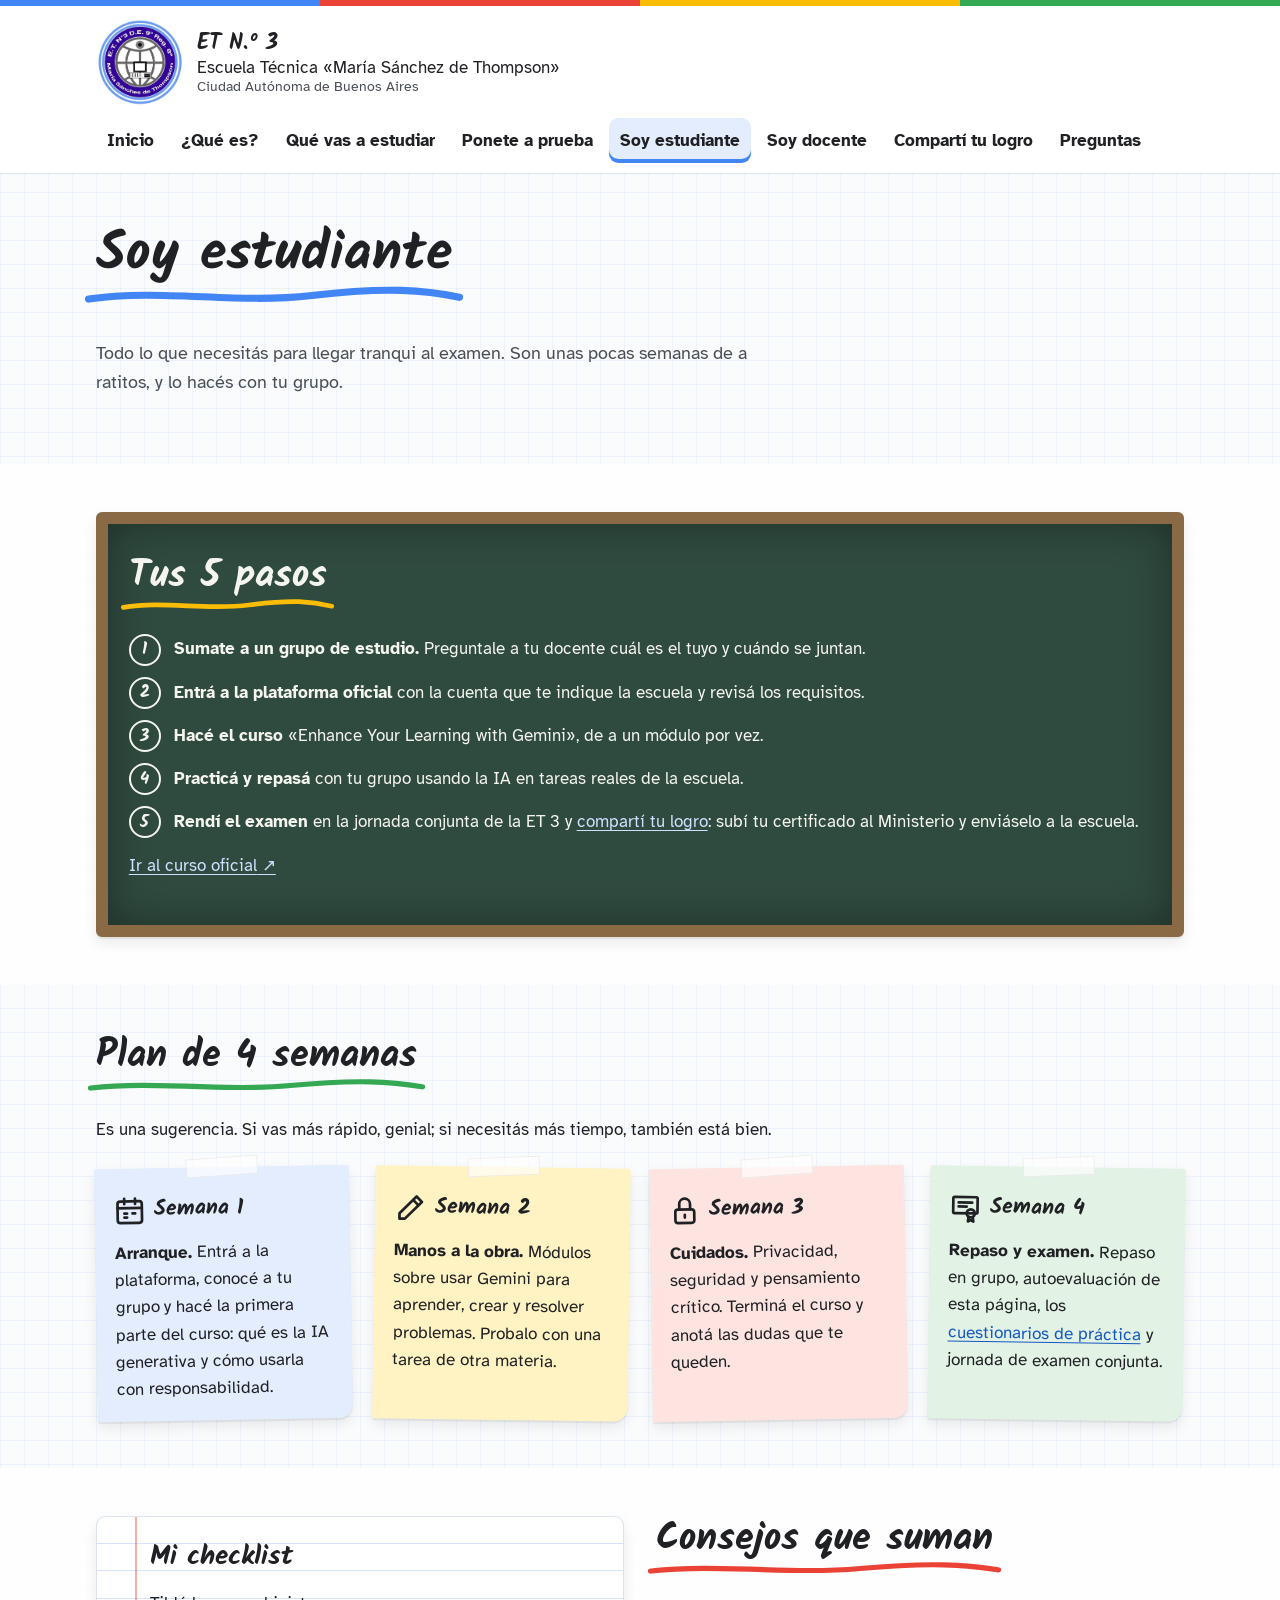
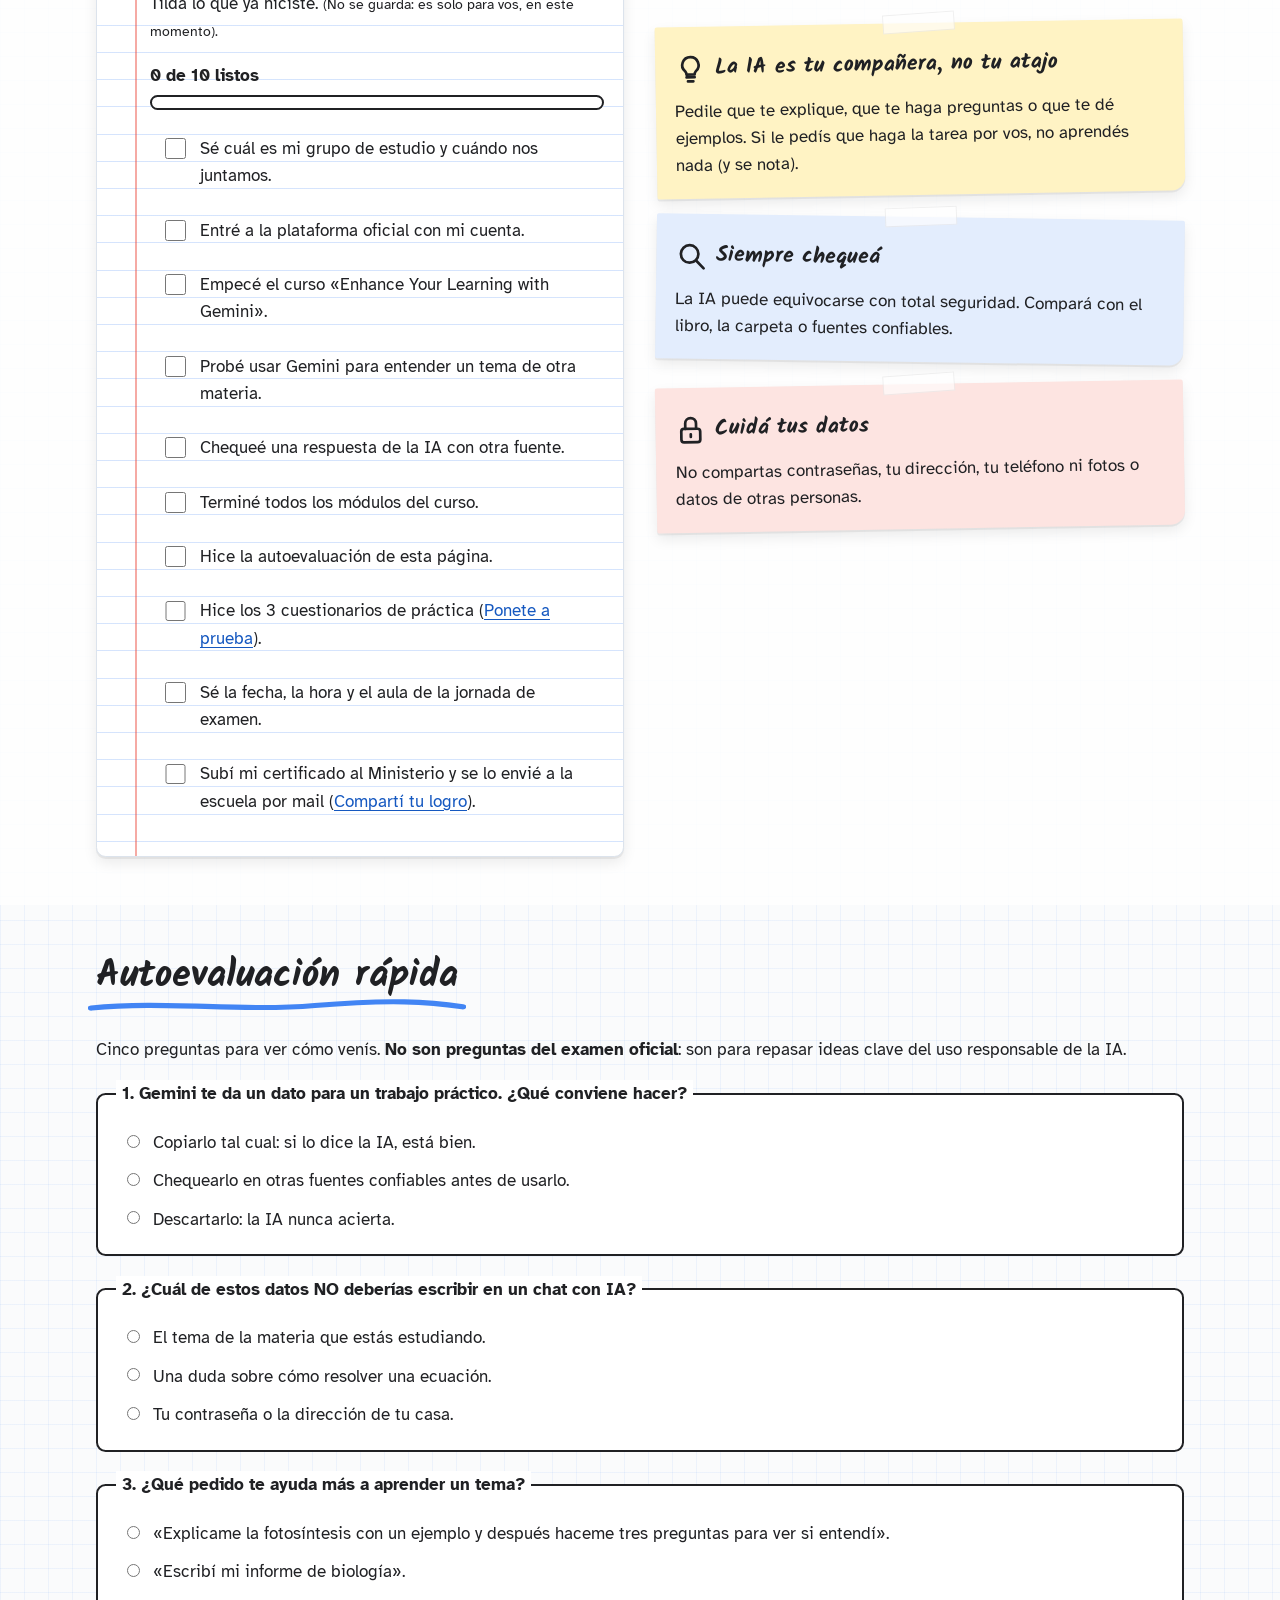
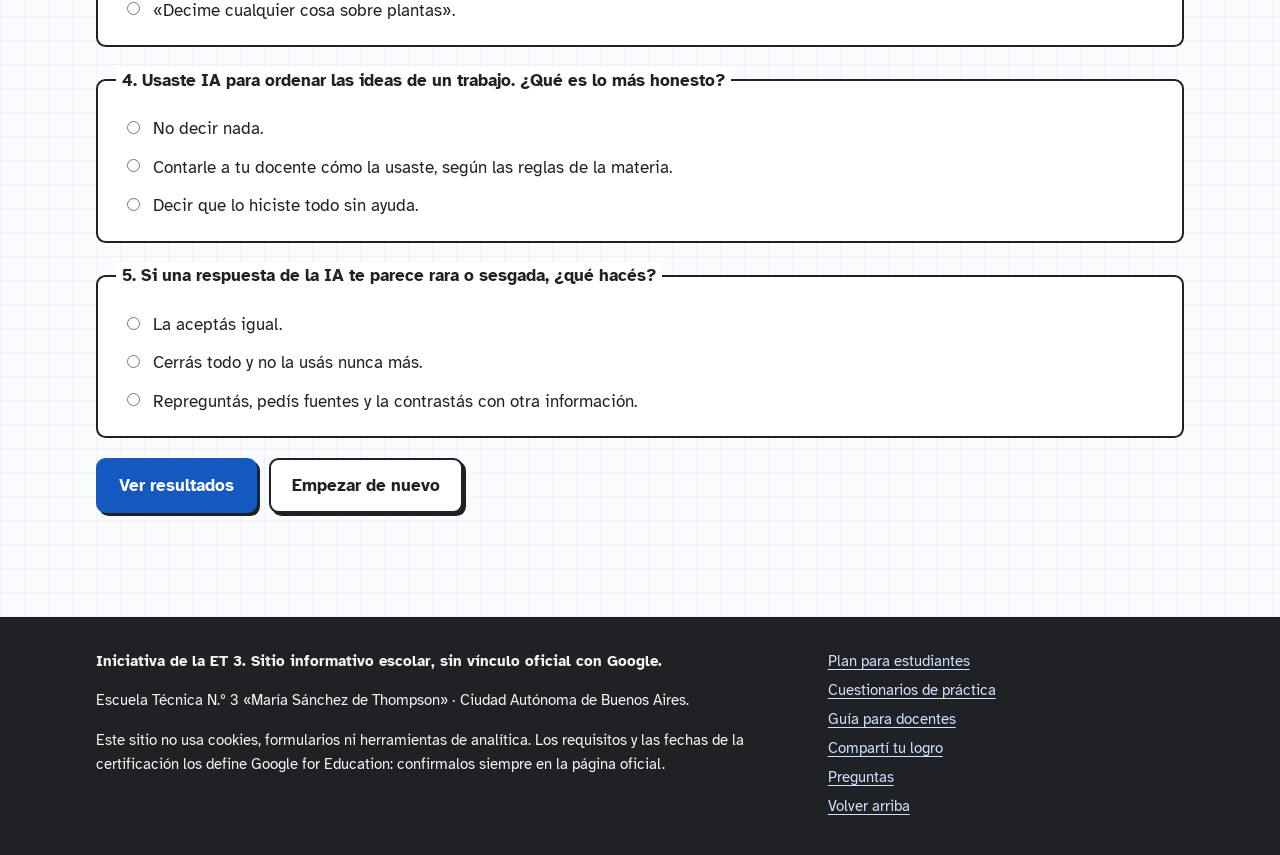
<file: docs/estudiantes.html>
<!doctype html>
<html lang="es-AR">
<head>
  <meta charset="utf-8">
  <meta name="viewport" content="width=device-width, initial-scale=1">
  <title>Soy estudiante · Gemini en la ET 3</title>
  <meta name="description" content="Plan de estudio, checklist y autoevaluación para preparar la certificación.">
  <meta name="theme-color" content="#4285F4">
  <link rel="icon" href="img/escudo.jpg" type="image/jpeg">
  <link rel="preconnect" href="https://fonts.googleapis.com">
  <link rel="preconnect" href="https://fonts.gstatic.com" crossorigin>
  <link rel="stylesheet" href="https://fonts.googleapis.com/css2?family=Atkinson+Hyperlegible:ital,wght@0,400;0,700;1,400&amp;family=Kalam:wght@400;700&amp;display=swap">
  <link rel="stylesheet" href="css/estilos.css">
  <link rel="stylesheet" href="css/impresion.css" media="print">
</head>
<body>
<svg xmlns="http://www.w3.org/2000/svg" style="display:none" aria-hidden="true">
  <symbol id="i-lapiz" viewBox="0 0 24 24" fill="none" stroke="currentColor" stroke-width="2" stroke-linecap="round" stroke-linejoin="round"><path d="M16.5 3.5l4 4L8 20H4v-4z"/><path d="M14 6l4 4"/></symbol>
  <symbol id="i-mochila" viewBox="0 0 24 24" fill="none" stroke="currentColor" stroke-width="2" stroke-linecap="round" stroke-linejoin="round"><path d="M6 9a6 6 0 0 1 12 0v10a2 2 0 0 1-2 2H8a2 2 0 0 1-2-2z"/><path d="M9 5V4a3 3 0 0 1 6 0v1"/><path d="M8 14h8v4H8z"/></symbol>
  <symbol id="i-pizarron" viewBox="0 0 24 24" fill="none" stroke="currentColor" stroke-width="2" stroke-linecap="round" stroke-linejoin="round"><rect x="3" y="4" width="18" height="12" rx="1"/><path d="M8 20l2-4M16 20l-2-4M7 9h6M7 12h4"/></symbol>
  <symbol id="i-cuaderno" viewBox="0 0 24 24" fill="none" stroke="currentColor" stroke-width="2" stroke-linecap="round" stroke-linejoin="round"><rect x="5" y="3" width="15" height="18" rx="1"/><path d="M9 3v18M3 7h4M3 12h4M3 17h4M12 8h5M12 12h5"/></symbol>
  <symbol id="i-candado" viewBox="0 0 24 24" fill="none" stroke="currentColor" stroke-width="2" stroke-linecap="round" stroke-linejoin="round"><rect x="5" y="11" width="14" height="10" rx="2"/><path d="M8 11V7a4 4 0 0 1 8 0v4"/><path d="M12 15v2"/></symbol>
  <symbol id="i-idea" viewBox="0 0 24 24" fill="none" stroke="currentColor" stroke-width="2" stroke-linecap="round" stroke-linejoin="round"><path d="M9 18h6M10 21h4"/><path d="M12 3a6 6 0 0 0-4 10.5c.7.7 1 1.5 1 2.5h6c0-1 .3-1.8 1-2.5A6 6 0 0 0 12 3z"/></symbol>
  <symbol id="i-lupa" viewBox="0 0 24 24" fill="none" stroke="currentColor" stroke-width="2" stroke-linecap="round" stroke-linejoin="round"><circle cx="10.5" cy="10.5" r="6.5"/><path d="M15.5 15.5L21 21"/></symbol>
  <symbol id="i-grupo" viewBox="0 0 24 24" fill="none" stroke="currentColor" stroke-width="2" stroke-linecap="round" stroke-linejoin="round"><circle cx="9" cy="8" r="3"/><circle cx="17" cy="9" r="2.5"/><path d="M3 20c0-3.3 2.7-6 6-6s6 2.7 6 6"/><path d="M15 14.5c3 0 6 1.8 6 5.5"/></symbol>
  <symbol id="i-calendario" viewBox="0 0 24 24" fill="none" stroke="currentColor" stroke-width="2" stroke-linecap="round" stroke-linejoin="round"><rect x="3" y="5" width="18" height="16" rx="2"/><path d="M3 10h18M8 3v4M16 3v4"/><path d="M8 14h2M14 14h2M8 17h2"/></symbol>
  <symbol id="i-certificado" viewBox="0 0 24 24" fill="none" stroke="currentColor" stroke-width="2" stroke-linecap="round" stroke-linejoin="round"><rect x="3" y="4" width="18" height="12" rx="1"/><path d="M7 8h10M7 11h6"/><circle cx="16" cy="16" r="3"/><path d="M14.5 18.5L14 22l2-1 2 1-.5-3.5"/></symbol>
  <symbol id="i-reloj" viewBox="0 0 24 24" fill="none" stroke="currentColor" stroke-width="2" stroke-linecap="round" stroke-linejoin="round"><circle cx="12" cy="12" r="9"/><path d="M12 7v5l3 2"/></symbol>
  <symbol id="i-info" viewBox="0 0 24 24" fill="none" stroke="currentColor" stroke-width="2" stroke-linecap="round" stroke-linejoin="round"><circle cx="12" cy="12" r="9"/><path d="M12 11v6M12 7.5v.5"/></symbol>
  <symbol id="i-regla" viewBox="0 0 24 24" fill="none" stroke="currentColor" stroke-width="2" stroke-linecap="round" stroke-linejoin="round"><rect x="2" y="8" width="20" height="8" rx="1"/><path d="M6 8v3M10 8v4M14 8v3M18 8v4"/></symbol>
  <symbol id="i-imprimir" viewBox="0 0 24 24" fill="none" stroke="currentColor" stroke-width="2" stroke-linecap="round" stroke-linejoin="round"><path d="M6 9V3h12v6"/><rect x="3" y="9" width="18" height="8" rx="1"/><path d="M6 14h12v7H6z"/></symbol>
  <symbol id="i-gratis" viewBox="0 0 24 24" fill="none" stroke="currentColor" stroke-width="2" stroke-linecap="round" stroke-linejoin="round"><path d="M20 12l-8 8-9-9V3h8z"/><circle cx="7.5" cy="7.5" r="1.5"/></symbol>
</svg>

  <a class="saltar" href="#contenido">Saltar al contenido</a>
  <div class="franja-colores" aria-hidden="true"></div>
  <header class="encabezado">
    <div class="contenedor">
      <div class="encabezado__fila">
        <a class="escuela" href="index.html">
          <img class="escudo" src="img/escudo.jpg" alt="Escudo de la ET N.º 3 D.E. 9.º Reg. 8.ª María Sánchez de Thompson" width="68" height="67">
          <span class="escuela__textos">
            <span class="escuela__sigla">ET N.º 3</span>
            <span class="escuela__nombre">Escuela Técnica «María Sánchez de Thompson»</span>
            <span class="escuela__lugar">Ciudad Autónoma de Buenos Aires</span>
          </span>
        </a>
        <button class="nav-boton" type="button" aria-expanded="false" aria-controls="menu-principal">
          <span class="nav-boton__barras" aria-hidden="true"></span> Menú
        </button>
      </div>
      <nav class="nav" id="menu-principal" aria-label="Navegación principal" data-abierta="true">
        <ul class="nav__lista">
          <li><a href="index.html">Inicio</a></li>
          <li><a href="que-es.html">¿Qué es?</a></li>
          <li><a href="que-vas-a-estudiar.html">Qué vas a estudiar</a></li>
          <li><a href="practica.html">Ponete a prueba</a></li>
          <li><a href="estudiantes.html" aria-current="page">Soy estudiante</a></li>
          <li><a href="docentes.html">Soy docente</a></li>
          <li><a href="comparti-tu-logro.html">Compartí tu logro</a></li>
          <li><a href="preguntas.html">Preguntas</a></li>
        </ul>
      </nav>
    </div>
  </header>

  <main id="contenido" tabindex="-1">
    <section class="seccion" aria-labelledby="titulo-estudiantes">
      <div class="contenedor">
        <h1 id="titulo-estudiantes" class="titulo-mano subrayado-azul">Soy estudiante</h1>
        <p class="bajada">Todo lo que necesitás para llegar tranqui al examen. Son unas pocas semanas de a ratitos, y lo hacés con tu grupo.</p>
      </div>
    </section>

    <section class="seccion seccion--blanca" aria-labelledby="titulo-pasos">
      <div class="contenedor">
        <div class="pizarron">
          <h2 id="titulo-pasos" class="titulo-mano">Tus 5 pasos</h2>
          <ol class="lista-tiza">
            <li><strong>Sumate a un grupo de estudio.</strong> Preguntale a tu docente cuál es el tuyo y cuándo se juntan.</li>
            <li><strong>Entrá a la plataforma oficial</strong> con la cuenta que te indique la escuela y revisá los requisitos.</li>
            <li><strong>Hacé el curso</strong> <span lang="en">«Enhance Your Learning with Gemini»</span>, de a un módulo por vez.</li>
            <li><strong>Practicá y repasá</strong> con tu grupo usando la IA en tareas reales de la escuela.</li>
            <li><strong>Rendí el examen</strong> en la jornada conjunta de la ET 3 y <a href="comparti-tu-logro.html">compartí tu logro</a>: subí tu certificado al Ministerio y enviáselo a la escuela.</li>
          </ol>
          <p><a class="externo" href="https://edu.exceedlms.com/student/path/1817885-gemini-certification-for-students" rel="noopener">Ir al curso oficial</a></p>
        </div>
      </div>
    </section>

    <section class="seccion" aria-labelledby="titulo-plan">
      <div class="contenedor">
        <h2 id="titulo-plan" class="titulo-mano subrayado-verde">Plan de 4 semanas</h2>
        <p>Es una sugerencia. Si vas más rápido, genial; si necesitás más tiempo, también está bien.</p>
        <ol class="grilla grilla--4">
          <li class="postit postit--azul">
            <h3><svg class="icono" aria-hidden="true"><use href="#i-calendario"/></svg> Semana 1</h3>
            <p><strong>Arranque.</strong> Entrá a la plataforma, conocé a tu grupo y hacé la primera parte del curso: qué es la IA generativa y cómo usarla con responsabilidad.</p>
          </li>
          <li class="postit">
            <h3><svg class="icono" aria-hidden="true"><use href="#i-lapiz"/></svg> Semana 2</h3>
            <p><strong>Manos a la obra.</strong> Módulos sobre usar Gemini para aprender, crear y resolver problemas. Probalo con una tarea de otra materia.</p>
          </li>
          <li class="postit postit--rojo">
            <h3><svg class="icono" aria-hidden="true"><use href="#i-candado"/></svg> Semana 3</h3>
            <p><strong>Cuidados.</strong> Privacidad, seguridad y pensamiento crítico. Terminá el curso y anotá las dudas que te queden.</p>
          </li>
          <li class="postit postit--verde">
            <h3><svg class="icono" aria-hidden="true"><use href="#i-certificado"/></svg> Semana 4</h3>
            <p><strong>Repaso y examen.</strong> Repaso en grupo, autoevaluación de esta página, los <a href="practica.html">cuestionarios de práctica</a> y jornada de examen conjunta.</p>
          </li>
        </ol>
      </div>
    </section>

    <section class="seccion seccion--blanca" aria-labelledby="titulo-checklist">
      <div class="contenedor dos-columnas">
        <div class="hoja">
          <h2 id="titulo-checklist">Mi checklist</h2>
          <p>Tildá lo que ya hiciste. <small>(No se guarda: es solo para vos, en este momento).</small></p>
          <div class="progreso" data-progreso-de="checklist-estudiante">
            <span class="progreso__texto" aria-live="polite">0 de 10 listos</span>
            <div class="progreso__barra" aria-hidden="true"><div class="progreso__relleno"></div></div>
          </div>
          <ul class="checklist" id="checklist-estudiante">
            <li><label><input type="checkbox"><span>Sé cuál es mi grupo de estudio y cuándo nos juntamos.</span></label></li>
            <li><label><input type="checkbox"><span>Entré a la plataforma oficial con mi cuenta.</span></label></li>
            <li><label><input type="checkbox"><span>Empecé el curso <span lang="en">«Enhance Your Learning with Gemini»</span>.</span></label></li>
            <li><label><input type="checkbox"><span>Probé usar Gemini para entender un tema de otra materia.</span></label></li>
            <li><label><input type="checkbox"><span>Chequeé una respuesta de la IA con otra fuente.</span></label></li>
            <li><label><input type="checkbox"><span>Terminé todos los módulos del curso.</span></label></li>
            <li><label><input type="checkbox"><span>Hice la autoevaluación de esta página.</span></label></li>
            <li><label><input type="checkbox"><span>Hice los 3 cuestionarios de práctica (<a href="practica.html">Ponete a prueba</a>).</span></label></li>
            <li><label><input type="checkbox"><span>Sé la fecha, la hora y el aula de la jornada de examen.</span></label></li>
            <li><label><input type="checkbox"><span>Subí mi certificado al Ministerio y se lo envié a la escuela por mail (<a href="comparti-tu-logro.html">Compartí tu logro</a>).</span></label></li>
          </ul>
        </div>

        <div>
          <h2 class="titulo-mano subrayado-rojo">Consejos que suman</h2>
          <ul class="grilla">
            <li class="postit">
              <h3><svg class="icono" aria-hidden="true"><use href="#i-idea"/></svg> La IA es tu compañera, no tu atajo</h3>
              <p>Pedile que te explique, que te haga preguntas o que te dé ejemplos. Si le pedís que haga la tarea por vos, no aprendés nada (y se nota).</p>
            </li>
            <li class="postit postit--azul">
              <h3><svg class="icono" aria-hidden="true"><use href="#i-lupa"/></svg> Siempre chequeá</h3>
              <p>La IA puede equivocarse con total seguridad. Compará con el libro, la carpeta o fuentes confiables.</p>
            </li>
            <li class="postit postit--rojo">
              <h3><svg class="icono" aria-hidden="true"><use href="#i-candado"/></svg> Cuidá tus datos</h3>
              <p>No compartas contraseñas, tu dirección, tu teléfono ni fotos o datos de otras personas.</p>
            </li>
          </ul>
        </div>
      </div>
    </section>

    <section class="seccion" aria-labelledby="titulo-quiz">
      <div class="contenedor">
        <h2 id="titulo-quiz" class="titulo-mano subrayado-azul">Autoevaluación rápida</h2>
        <p>Cinco preguntas para ver cómo venís. <strong>No son preguntas del examen oficial</strong>: son para repasar ideas clave del uso responsable de la IA.</p>
        <div class="quiz" id="quiz">
          <fieldset data-correcta="b">
            <legend>1. Gemini te da un dato para un trabajo práctico. ¿Qué conviene hacer?</legend>
            <label><input type="radio" name="p1" value="a"> Copiarlo tal cual: si lo dice la IA, está bien.</label>
            <label><input type="radio" name="p1" value="b"> Chequearlo en otras fuentes confiables antes de usarlo.</label>
            <label><input type="radio" name="p1" value="c"> Descartarlo: la IA nunca acierta.</label>
            <p class="quiz__devolucion" aria-live="polite"></p>
          </fieldset>
          <fieldset data-correcta="c">
            <legend>2. ¿Cuál de estos datos NO deberías escribir en un chat con IA?</legend>
            <label><input type="radio" name="p2" value="a"> El tema de la materia que estás estudiando.</label>
            <label><input type="radio" name="p2" value="b"> Una duda sobre cómo resolver una ecuación.</label>
            <label><input type="radio" name="p2" value="c"> Tu contraseña o la dirección de tu casa.</label>
            <p class="quiz__devolucion" aria-live="polite"></p>
          </fieldset>
          <fieldset data-correcta="a">
            <legend>3. ¿Qué pedido te ayuda más a aprender un tema?</legend>
            <label><input type="radio" name="p3" value="a"> «Explicame la fotosíntesis con un ejemplo y después haceme tres preguntas para ver si entendí».</label>
            <label><input type="radio" name="p3" value="b"> «Escribí mi informe de biología».</label>
            <label><input type="radio" name="p3" value="c"> «Decime cualquier cosa sobre plantas».</label>
            <p class="quiz__devolucion" aria-live="polite"></p>
          </fieldset>
          <fieldset data-correcta="b">
            <legend>4. Usaste IA para ordenar las ideas de un trabajo. ¿Qué es lo más honesto?</legend>
            <label><input type="radio" name="p4" value="a"> No decir nada.</label>
            <label><input type="radio" name="p4" value="b"> Contarle a tu docente cómo la usaste, según las reglas de la materia.</label>
            <label><input type="radio" name="p4" value="c"> Decir que lo hiciste todo sin ayuda.</label>
            <p class="quiz__devolucion" aria-live="polite"></p>
          </fieldset>
          <fieldset data-correcta="c">
            <legend>5. Si una respuesta de la IA te parece rara o sesgada, ¿qué hacés?</legend>
            <label><input type="radio" name="p5" value="a"> La aceptás igual.</label>
            <label><input type="radio" name="p5" value="b"> Cerrás todo y no la usás nunca más.</label>
            <label><input type="radio" name="p5" value="c"> Repreguntás, pedís fuentes y la contrastás con otra información.</label>
            <p class="quiz__devolucion" aria-live="polite"></p>
          </fieldset>
          <div class="botonera">
            <button class="boton" type="button" id="quiz-corregir">Ver resultados</button>
            <button class="boton boton--claro" type="button" id="quiz-reiniciar">Empezar de nuevo</button>
          </div>
          <p class="quiz__resultado" id="quiz-resultado" aria-live="polite"></p>
        </div>
      </div>
    </section>
  </main>

  <footer class="pie">
    <div class="contenedor pie__grilla">
      <div>
        <p class="pie__aviso">Iniciativa de la ET 3. Sitio informativo escolar, sin vínculo oficial con Google.</p>
        <p>Escuela Técnica N.º 3 «María Sánchez de Thompson» · Ciudad Autónoma de Buenos Aires.</p>
        <p>Este sitio no usa cookies, formularios ni herramientas de analítica. Los requisitos y las fechas de la certificación los define Google for Education: confirmalos siempre en la página oficial.</p>
      </div>
      <nav aria-label="Enlaces del pie">
        <ul>
          <li><a href="estudiantes.html">Plan para estudiantes</a></li>
          <li><a href="practica.html">Cuestionarios de práctica</a></li>
          <li><a href="docentes.html">Guía para docentes</a></li>
          <li><a href="comparti-tu-logro.html">Compartí tu logro</a></li>
          <li><a href="preguntas.html">Preguntas</a></li>
          <li><a href="#contenido">Volver arriba</a></li>
        </ul>
      </nav>
    </div>
  </footer>
  <script src="js/main.js" defer></script>
</body>
</html>
</file>
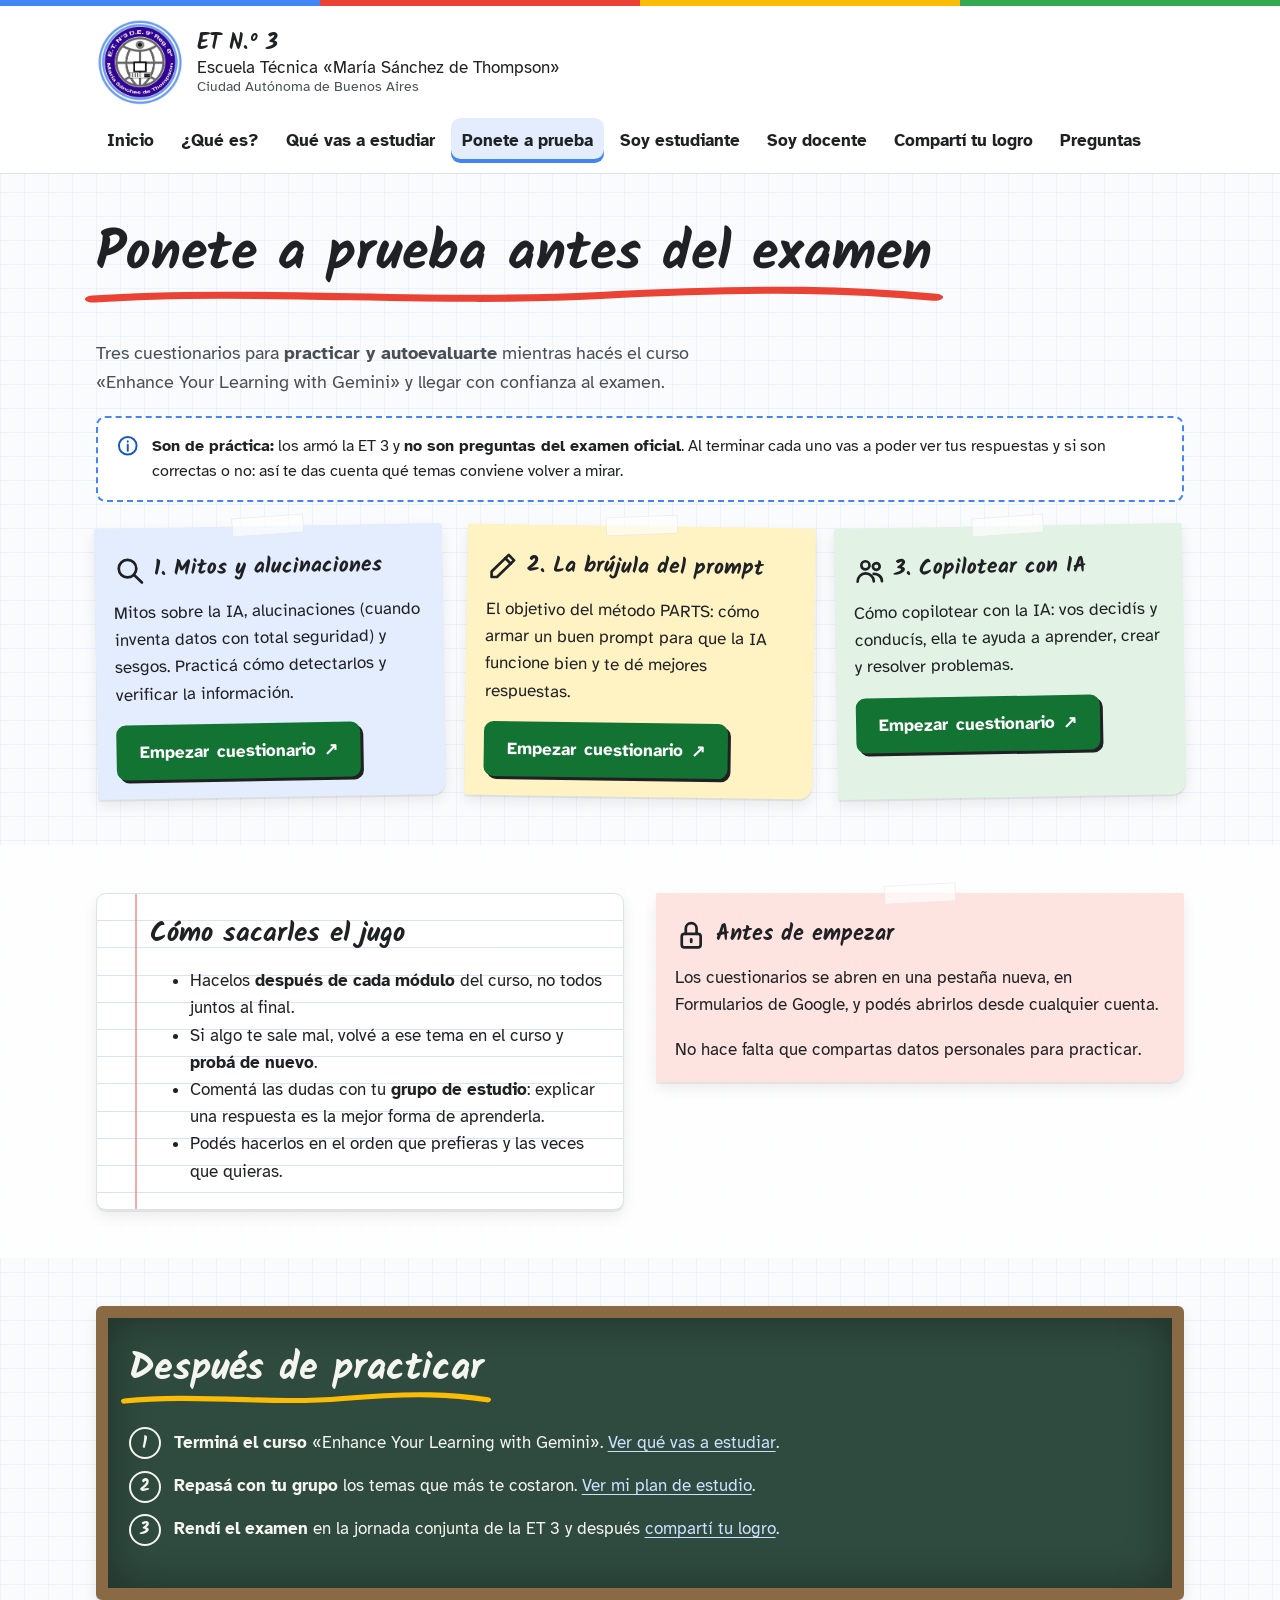
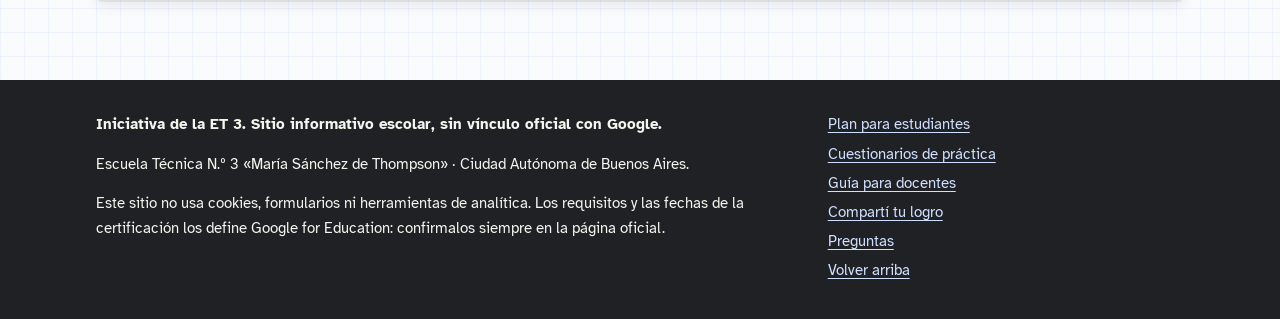
<file: docs/practica.html>
<!doctype html>
<html lang="es-AR">
<head>
  <meta charset="utf-8">
  <meta name="viewport" content="width=device-width, initial-scale=1">
  <title>Ponete a prueba · Gemini en la ET 3</title>
  <meta name="description" content="Tres cuestionarios de autoevaluación para practicar antes del examen Gemini Certified Student.">
  <meta name="theme-color" content="#4285F4">
  <link rel="icon" href="img/escudo.jpg" type="image/jpeg">
  <link rel="preconnect" href="https://fonts.googleapis.com">
  <link rel="preconnect" href="https://fonts.gstatic.com" crossorigin>
  <link rel="stylesheet" href="https://fonts.googleapis.com/css2?family=Atkinson+Hyperlegible:ital,wght@0,400;0,700;1,400&amp;family=Kalam:wght@400;700&amp;display=swap">
  <link rel="stylesheet" href="css/estilos.css">
  <link rel="stylesheet" href="css/impresion.css" media="print">
</head>
<body>
<svg xmlns="http://www.w3.org/2000/svg" style="display:none" aria-hidden="true">
  <symbol id="i-lapiz" viewBox="0 0 24 24" fill="none" stroke="currentColor" stroke-width="2" stroke-linecap="round" stroke-linejoin="round"><path d="M16.5 3.5l4 4L8 20H4v-4z"/><path d="M14 6l4 4"/></symbol>
  <symbol id="i-mochila" viewBox="0 0 24 24" fill="none" stroke="currentColor" stroke-width="2" stroke-linecap="round" stroke-linejoin="round"><path d="M6 9a6 6 0 0 1 12 0v10a2 2 0 0 1-2 2H8a2 2 0 0 1-2-2z"/><path d="M9 5V4a3 3 0 0 1 6 0v1"/><path d="M8 14h8v4H8z"/></symbol>
  <symbol id="i-pizarron" viewBox="0 0 24 24" fill="none" stroke="currentColor" stroke-width="2" stroke-linecap="round" stroke-linejoin="round"><rect x="3" y="4" width="18" height="12" rx="1"/><path d="M8 20l2-4M16 20l-2-4M7 9h6M7 12h4"/></symbol>
  <symbol id="i-cuaderno" viewBox="0 0 24 24" fill="none" stroke="currentColor" stroke-width="2" stroke-linecap="round" stroke-linejoin="round"><rect x="5" y="3" width="15" height="18" rx="1"/><path d="M9 3v18M3 7h4M3 12h4M3 17h4M12 8h5M12 12h5"/></symbol>
  <symbol id="i-candado" viewBox="0 0 24 24" fill="none" stroke="currentColor" stroke-width="2" stroke-linecap="round" stroke-linejoin="round"><rect x="5" y="11" width="14" height="10" rx="2"/><path d="M8 11V7a4 4 0 0 1 8 0v4"/><path d="M12 15v2"/></symbol>
  <symbol id="i-idea" viewBox="0 0 24 24" fill="none" stroke="currentColor" stroke-width="2" stroke-linecap="round" stroke-linejoin="round"><path d="M9 18h6M10 21h4"/><path d="M12 3a6 6 0 0 0-4 10.5c.7.7 1 1.5 1 2.5h6c0-1 .3-1.8 1-2.5A6 6 0 0 0 12 3z"/></symbol>
  <symbol id="i-lupa" viewBox="0 0 24 24" fill="none" stroke="currentColor" stroke-width="2" stroke-linecap="round" stroke-linejoin="round"><circle cx="10.5" cy="10.5" r="6.5"/><path d="M15.5 15.5L21 21"/></symbol>
  <symbol id="i-grupo" viewBox="0 0 24 24" fill="none" stroke="currentColor" stroke-width="2" stroke-linecap="round" stroke-linejoin="round"><circle cx="9" cy="8" r="3"/><circle cx="17" cy="9" r="2.5"/><path d="M3 20c0-3.3 2.7-6 6-6s6 2.7 6 6"/><path d="M15 14.5c3 0 6 1.8 6 5.5"/></symbol>
  <symbol id="i-calendario" viewBox="0 0 24 24" fill="none" stroke="currentColor" stroke-width="2" stroke-linecap="round" stroke-linejoin="round"><rect x="3" y="5" width="18" height="16" rx="2"/><path d="M3 10h18M8 3v4M16 3v4"/><path d="M8 14h2M14 14h2M8 17h2"/></symbol>
  <symbol id="i-certificado" viewBox="0 0 24 24" fill="none" stroke="currentColor" stroke-width="2" stroke-linecap="round" stroke-linejoin="round"><rect x="3" y="4" width="18" height="12" rx="1"/><path d="M7 8h10M7 11h6"/><circle cx="16" cy="16" r="3"/><path d="M14.5 18.5L14 22l2-1 2 1-.5-3.5"/></symbol>
  <symbol id="i-reloj" viewBox="0 0 24 24" fill="none" stroke="currentColor" stroke-width="2" stroke-linecap="round" stroke-linejoin="round"><circle cx="12" cy="12" r="9"/><path d="M12 7v5l3 2"/></symbol>
  <symbol id="i-info" viewBox="0 0 24 24" fill="none" stroke="currentColor" stroke-width="2" stroke-linecap="round" stroke-linejoin="round"><circle cx="12" cy="12" r="9"/><path d="M12 11v6M12 7.5v.5"/></symbol>
  <symbol id="i-regla" viewBox="0 0 24 24" fill="none" stroke="currentColor" stroke-width="2" stroke-linecap="round" stroke-linejoin="round"><rect x="2" y="8" width="20" height="8" rx="1"/><path d="M6 8v3M10 8v4M14 8v3M18 8v4"/></symbol>
  <symbol id="i-imprimir" viewBox="0 0 24 24" fill="none" stroke="currentColor" stroke-width="2" stroke-linecap="round" stroke-linejoin="round"><path d="M6 9V3h12v6"/><rect x="3" y="9" width="18" height="8" rx="1"/><path d="M6 14h12v7H6z"/></symbol>
  <symbol id="i-gratis" viewBox="0 0 24 24" fill="none" stroke="currentColor" stroke-width="2" stroke-linecap="round" stroke-linejoin="round"><path d="M20 12l-8 8-9-9V3h8z"/><circle cx="7.5" cy="7.5" r="1.5"/></symbol>
</svg>

  <a class="saltar" href="#contenido">Saltar al contenido</a>
  <div class="franja-colores" aria-hidden="true"></div>
  <header class="encabezado">
    <div class="contenedor">
      <div class="encabezado__fila">
        <a class="escuela" href="index.html">
          <img class="escudo" src="img/escudo.jpg" alt="Escudo de la ET N.º 3 D.E. 9.º Reg. 8.ª María Sánchez de Thompson" width="68" height="67">
          <span class="escuela__textos">
            <span class="escuela__sigla">ET N.º 3</span>
            <span class="escuela__nombre">Escuela Técnica «María Sánchez de Thompson»</span>
            <span class="escuela__lugar">Ciudad Autónoma de Buenos Aires</span>
          </span>
        </a>
        <button class="nav-boton" type="button" aria-expanded="false" aria-controls="menu-principal">
          <span class="nav-boton__barras" aria-hidden="true"></span> Menú
        </button>
      </div>
      <nav class="nav" id="menu-principal" aria-label="Navegación principal" data-abierta="true">
        <ul class="nav__lista">
          <li><a href="index.html">Inicio</a></li>
          <li><a href="que-es.html">¿Qué es?</a></li>
          <li><a href="que-vas-a-estudiar.html">Qué vas a estudiar</a></li>
          <li><a href="practica.html" aria-current="page">Ponete a prueba</a></li>
          <li><a href="estudiantes.html">Soy estudiante</a></li>
          <li><a href="docentes.html">Soy docente</a></li>
          <li><a href="comparti-tu-logro.html">Compartí tu logro</a></li>
          <li><a href="preguntas.html">Preguntas</a></li>
        </ul>
      </nav>
    </div>
  </header>

  <main id="contenido" tabindex="-1">
    <section class="seccion" aria-labelledby="titulo-practica">
      <div class="contenedor">
        <h1 id="titulo-practica" class="titulo-mano subrayado-rojo">Ponete a prueba antes del examen</h1>
        <p class="bajada">Tres cuestionarios para <strong>practicar y autoevaluarte</strong> mientras hacés el curso <span lang="en">«Enhance Your Learning with Gemini»</span> y llegar con confianza al examen.</p>

        <div class="aviso">
          <svg class="icono" aria-hidden="true"><use href="#i-info"/></svg>
          <p><strong>Son de práctica:</strong> los armó la ET 3 y <strong>no son preguntas del examen oficial</strong>. Al terminar cada uno vas a poder ver tus respuestas y si son correctas o no: así te das cuenta qué temas conviene volver a mirar.</p>
        </div>

        <ul class="grilla grilla--3">
          <li class="postit postit--azul">
            <h3><svg class="icono" aria-hidden="true"><use href="#i-lupa"/></svg> 1. Mitos y alucinaciones</h3>
            <p>Mitos sobre la IA, alucinaciones (cuando inventa datos con total seguridad) y sesgos. Practicá cómo detectarlos y verificar la información.</p>
            <p><a class="boton boton--verde externo" href="https://docs.google.com/forms/d/e/1FAIpQLSe9oTgbdNjCtCpzwbbJoRQUzna7ZwWcpOIWIkYIPfgX3ALYpw/viewform" rel="noopener">Empezar<span class="visualmente-oculto"> el cuestionario «Mitos y alucinaciones»</span><span aria-hidden="true"> cuestionario</span></a></p>
          </li>
          <li class="postit">
            <h3><svg class="icono" aria-hidden="true"><use href="#i-lapiz"/></svg> 2. La brújula del prompt</h3>
            <p>El objetivo del método PARTS: cómo armar un buen prompt para que la IA funcione bien y te dé mejores respuestas.</p>
            <p><a class="boton boton--verde externo" href="https://docs.google.com/forms/d/e/1FAIpQLSfj0QL4-gGwJi8OusqB7qleCxkpYxLhIP5p6Ve79Crssu2lEg/viewform" rel="noopener">Empezar<span class="visualmente-oculto"> el cuestionario «La brújula del prompt»</span><span aria-hidden="true"> cuestionario</span></a></p>
          </li>
          <li class="postit postit--verde">
            <h3><svg class="icono" aria-hidden="true"><use href="#i-grupo"/></svg> 3. Copilotear con IA</h3>
            <p>Cómo copilotear con la IA: vos decidís y conducís, ella te ayuda a aprender, crear y resolver problemas.</p>
            <p><a class="boton boton--verde externo" href="https://docs.google.com/forms/d/e/1FAIpQLSfIsAgMTnWiZ-i5LEur59YLnZ29vzx_4ipf6jhW6bxERPhRTQ/viewform" rel="noopener">Empezar<span class="visualmente-oculto"> el cuestionario «Copilotear con IA»</span><span aria-hidden="true"> cuestionario</span></a></p>
          </li>
        </ul>
      </div>
    </section>

    <section class="seccion seccion--blanca" aria-labelledby="titulo-consejos-practica">
      <div class="contenedor dos-columnas">
        <div class="hoja">
          <h2 id="titulo-consejos-practica">Cómo sacarles el jugo</h2>
          <ul>
            <li>Hacelos <strong>después de cada módulo</strong> del curso, no todos juntos al final.</li>
            <li>Si algo te sale mal, volvé a ese tema en el curso y <strong>probá de nuevo</strong>.</li>
            <li>Comentá las dudas con tu <strong>grupo de estudio</strong>: explicar una respuesta es la mejor forma de aprenderla.</li>
            <li>Podés hacerlos en el orden que prefieras y las veces que quieras.</li>
          </ul>
        </div>
        <div class="postit postit--rojo">
          <h2><svg class="icono" aria-hidden="true"><use href="#i-candado"/></svg> Antes de empezar</h2>
          <p>Los cuestionarios se abren en una pestaña nueva, en Formularios de Google, y podés abrirlos desde cualquier cuenta.</p>
          <p>No hace falta que compartas datos personales para practicar.</p>
        </div>
      </div>
    </section>

    <section class="seccion" aria-labelledby="titulo-despues-practica">
      <div class="contenedor">
        <div class="pizarron">
          <h2 id="titulo-despues-practica" class="titulo-mano">Después de practicar</h2>
          <ol class="lista-tiza">
            <li><strong>Terminá el curso</strong> <span lang="en">«Enhance Your Learning with Gemini»</span>. <a href="que-vas-a-estudiar.html">Ver qué vas a estudiar</a>.</li>
            <li><strong>Repasá con tu grupo</strong> los temas que más te costaron. <a href="estudiantes.html">Ver mi plan de estudio</a>.</li>
            <li><strong>Rendí el examen</strong> en la jornada conjunta de la ET 3 y después <a href="comparti-tu-logro.html">compartí tu logro</a>.</li>
          </ol>
        </div>
      </div>
    </section>
  </main>

  <footer class="pie">
    <div class="contenedor pie__grilla">
      <div>
        <p class="pie__aviso">Iniciativa de la ET 3. Sitio informativo escolar, sin vínculo oficial con Google.</p>
        <p>Escuela Técnica N.º 3 «María Sánchez de Thompson» · Ciudad Autónoma de Buenos Aires.</p>
        <p>Este sitio no usa cookies, formularios ni herramientas de analítica. Los requisitos y las fechas de la certificación los define Google for Education: confirmalos siempre en la página oficial.</p>
      </div>
      <nav aria-label="Enlaces del pie">
        <ul>
          <li><a href="estudiantes.html">Plan para estudiantes</a></li>
          <li><a href="practica.html">Cuestionarios de práctica</a></li>
          <li><a href="docentes.html">Guía para docentes</a></li>
          <li><a href="comparti-tu-logro.html">Compartí tu logro</a></li>
          <li><a href="preguntas.html">Preguntas</a></li>
          <li><a href="#contenido">Volver arriba</a></li>
        </ul>
      </nav>
    </div>
  </footer>
  <script src="js/main.js" defer></script>
</body>
</html>
</file>
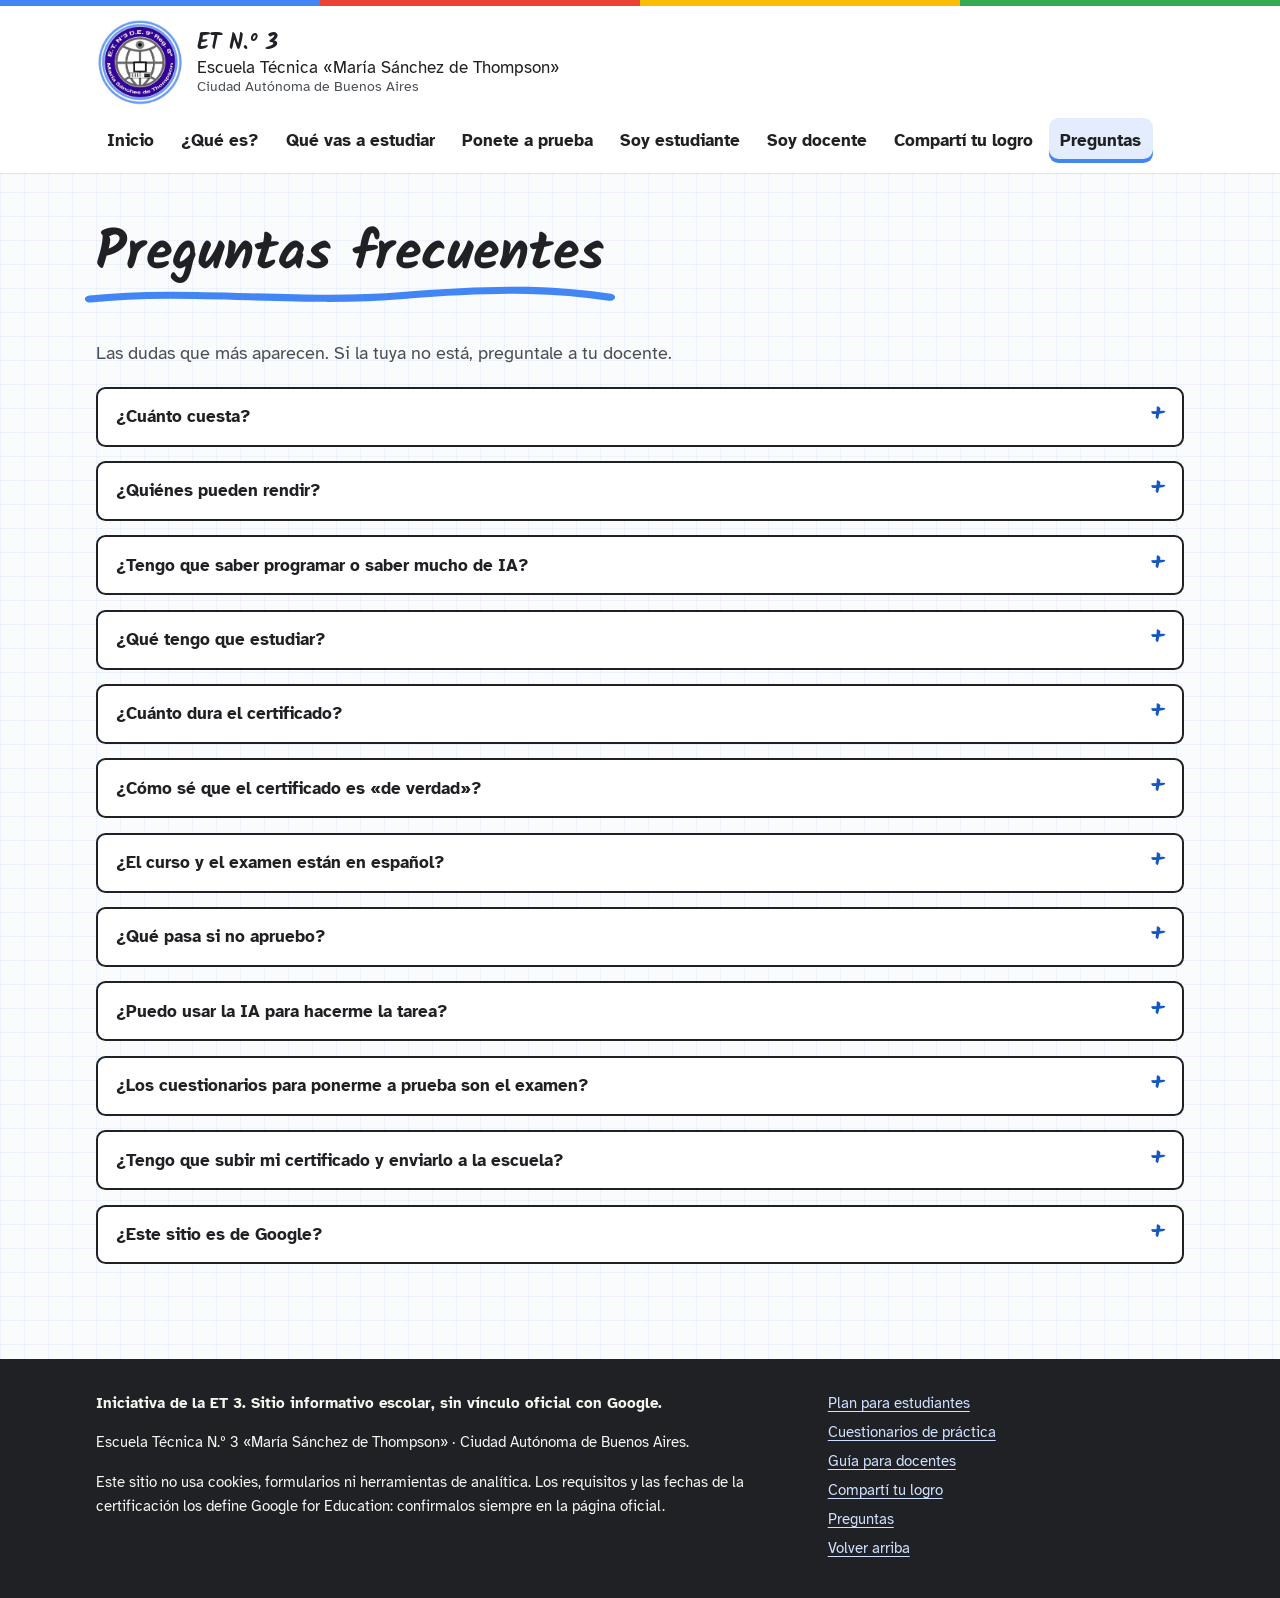
<file: docs/preguntas.html>
<!doctype html>
<html lang="es-AR">
<head>
  <meta charset="utf-8">
  <meta name="viewport" content="width=device-width, initial-scale=1">
  <title>Preguntas frecuentes · Gemini en la ET 3</title>
  <meta name="description" content="Respuestas a las dudas más comunes sobre la certificación Gemini Certified Student.">
  <meta name="theme-color" content="#4285F4">
  <link rel="icon" href="img/escudo.jpg" type="image/jpeg">
  <link rel="preconnect" href="https://fonts.googleapis.com">
  <link rel="preconnect" href="https://fonts.gstatic.com" crossorigin>
  <link rel="stylesheet" href="https://fonts.googleapis.com/css2?family=Atkinson+Hyperlegible:ital,wght@0,400;0,700;1,400&amp;family=Kalam:wght@400;700&amp;display=swap">
  <link rel="stylesheet" href="css/estilos.css">
  <link rel="stylesheet" href="css/impresion.css" media="print">
</head>
<body>
<svg xmlns="http://www.w3.org/2000/svg" style="display:none" aria-hidden="true">
  <symbol id="i-lapiz" viewBox="0 0 24 24" fill="none" stroke="currentColor" stroke-width="2" stroke-linecap="round" stroke-linejoin="round"><path d="M16.5 3.5l4 4L8 20H4v-4z"/><path d="M14 6l4 4"/></symbol>
  <symbol id="i-mochila" viewBox="0 0 24 24" fill="none" stroke="currentColor" stroke-width="2" stroke-linecap="round" stroke-linejoin="round"><path d="M6 9a6 6 0 0 1 12 0v10a2 2 0 0 1-2 2H8a2 2 0 0 1-2-2z"/><path d="M9 5V4a3 3 0 0 1 6 0v1"/><path d="M8 14h8v4H8z"/></symbol>
  <symbol id="i-pizarron" viewBox="0 0 24 24" fill="none" stroke="currentColor" stroke-width="2" stroke-linecap="round" stroke-linejoin="round"><rect x="3" y="4" width="18" height="12" rx="1"/><path d="M8 20l2-4M16 20l-2-4M7 9h6M7 12h4"/></symbol>
  <symbol id="i-cuaderno" viewBox="0 0 24 24" fill="none" stroke="currentColor" stroke-width="2" stroke-linecap="round" stroke-linejoin="round"><rect x="5" y="3" width="15" height="18" rx="1"/><path d="M9 3v18M3 7h4M3 12h4M3 17h4M12 8h5M12 12h5"/></symbol>
  <symbol id="i-candado" viewBox="0 0 24 24" fill="none" stroke="currentColor" stroke-width="2" stroke-linecap="round" stroke-linejoin="round"><rect x="5" y="11" width="14" height="10" rx="2"/><path d="M8 11V7a4 4 0 0 1 8 0v4"/><path d="M12 15v2"/></symbol>
  <symbol id="i-idea" viewBox="0 0 24 24" fill="none" stroke="currentColor" stroke-width="2" stroke-linecap="round" stroke-linejoin="round"><path d="M9 18h6M10 21h4"/><path d="M12 3a6 6 0 0 0-4 10.5c.7.7 1 1.5 1 2.5h6c0-1 .3-1.8 1-2.5A6 6 0 0 0 12 3z"/></symbol>
  <symbol id="i-lupa" viewBox="0 0 24 24" fill="none" stroke="currentColor" stroke-width="2" stroke-linecap="round" stroke-linejoin="round"><circle cx="10.5" cy="10.5" r="6.5"/><path d="M15.5 15.5L21 21"/></symbol>
  <symbol id="i-grupo" viewBox="0 0 24 24" fill="none" stroke="currentColor" stroke-width="2" stroke-linecap="round" stroke-linejoin="round"><circle cx="9" cy="8" r="3"/><circle cx="17" cy="9" r="2.5"/><path d="M3 20c0-3.3 2.7-6 6-6s6 2.7 6 6"/><path d="M15 14.5c3 0 6 1.8 6 5.5"/></symbol>
  <symbol id="i-calendario" viewBox="0 0 24 24" fill="none" stroke="currentColor" stroke-width="2" stroke-linecap="round" stroke-linejoin="round"><rect x="3" y="5" width="18" height="16" rx="2"/><path d="M3 10h18M8 3v4M16 3v4"/><path d="M8 14h2M14 14h2M8 17h2"/></symbol>
  <symbol id="i-certificado" viewBox="0 0 24 24" fill="none" stroke="currentColor" stroke-width="2" stroke-linecap="round" stroke-linejoin="round"><rect x="3" y="4" width="18" height="12" rx="1"/><path d="M7 8h10M7 11h6"/><circle cx="16" cy="16" r="3"/><path d="M14.5 18.5L14 22l2-1 2 1-.5-3.5"/></symbol>
  <symbol id="i-reloj" viewBox="0 0 24 24" fill="none" stroke="currentColor" stroke-width="2" stroke-linecap="round" stroke-linejoin="round"><circle cx="12" cy="12" r="9"/><path d="M12 7v5l3 2"/></symbol>
  <symbol id="i-info" viewBox="0 0 24 24" fill="none" stroke="currentColor" stroke-width="2" stroke-linecap="round" stroke-linejoin="round"><circle cx="12" cy="12" r="9"/><path d="M12 11v6M12 7.5v.5"/></symbol>
  <symbol id="i-regla" viewBox="0 0 24 24" fill="none" stroke="currentColor" stroke-width="2" stroke-linecap="round" stroke-linejoin="round"><rect x="2" y="8" width="20" height="8" rx="1"/><path d="M6 8v3M10 8v4M14 8v3M18 8v4"/></symbol>
  <symbol id="i-imprimir" viewBox="0 0 24 24" fill="none" stroke="currentColor" stroke-width="2" stroke-linecap="round" stroke-linejoin="round"><path d="M6 9V3h12v6"/><rect x="3" y="9" width="18" height="8" rx="1"/><path d="M6 14h12v7H6z"/></symbol>
  <symbol id="i-gratis" viewBox="0 0 24 24" fill="none" stroke="currentColor" stroke-width="2" stroke-linecap="round" stroke-linejoin="round"><path d="M20 12l-8 8-9-9V3h8z"/><circle cx="7.5" cy="7.5" r="1.5"/></symbol>
</svg>

  <a class="saltar" href="#contenido">Saltar al contenido</a>
  <div class="franja-colores" aria-hidden="true"></div>
  <header class="encabezado">
    <div class="contenedor">
      <div class="encabezado__fila">
        <a class="escuela" href="index.html">
          <img class="escudo" src="img/escudo.jpg" alt="Escudo de la ET N.º 3 D.E. 9.º Reg. 8.ª María Sánchez de Thompson" width="68" height="67">
          <span class="escuela__textos">
            <span class="escuela__sigla">ET N.º 3</span>
            <span class="escuela__nombre">Escuela Técnica «María Sánchez de Thompson»</span>
            <span class="escuela__lugar">Ciudad Autónoma de Buenos Aires</span>
          </span>
        </a>
        <button class="nav-boton" type="button" aria-expanded="false" aria-controls="menu-principal">
          <span class="nav-boton__barras" aria-hidden="true"></span> Menú
        </button>
      </div>
      <nav class="nav" id="menu-principal" aria-label="Navegación principal" data-abierta="true">
        <ul class="nav__lista">
          <li><a href="index.html">Inicio</a></li>
          <li><a href="que-es.html">¿Qué es?</a></li>
          <li><a href="que-vas-a-estudiar.html">Qué vas a estudiar</a></li>
          <li><a href="practica.html">Ponete a prueba</a></li>
          <li><a href="estudiantes.html">Soy estudiante</a></li>
          <li><a href="docentes.html">Soy docente</a></li>
          <li><a href="comparti-tu-logro.html">Compartí tu logro</a></li>
          <li><a href="preguntas.html" aria-current="page">Preguntas</a></li>
        </ul>
      </nav>
    </div>
  </header>

  <main id="contenido" tabindex="-1">
    <section class="seccion" aria-labelledby="titulo-preguntas">
      <div class="contenedor">
        <h1 id="titulo-preguntas" class="titulo-mano subrayado-azul">Preguntas frecuentes</h1>
        <p class="bajada">Las dudas que más aparecen. Si la tuya no está, preguntale a tu docente.</p>
        <div class="faq">
          <details>
            <summary>¿Cuánto cuesta?</summary>
            <div class="respuesta"><p>Nada. Tanto el curso de preparación como el examen son gratuitos.</p></div>
          </details>
          <details>
            <summary>¿Quiénes pueden rendir?</summary>
            <div class="respuesta"><p>Está pensada en principio para estudiantes de <strong>13 a 17 años</strong>, pero en la ET 3 la propuesta es para <strong>todos los estudiantes de la escuela técnica</strong>. Antes de rendir, revisá en la página oficial los requisitos vigentes de edad y de cuenta.</p></div>
          </details>
          <details>
            <summary>¿Tengo que saber programar o saber mucho de IA?</summary>
            <div class="respuesta"><p>No. El curso arranca desde cero y se enfoca en cómo usar la IA para aprender, no en cómo se construye.</p></div>
          </details>
          <details>
            <summary>¿Qué tengo que estudiar?</summary>
            <div class="respuesta"><p>El curso oficial <span lang="en">«Enhance Your Learning with Gemini»</span>. Cubre el uso responsable e informado de la IA generativa, cómo usar Gemini para aprender, crear y resolver problemas, y privacidad y seguridad. Mirá el detalle en <a href="que-vas-a-estudiar.html">Qué vas a estudiar</a>.</p></div>
          </details>
          <details>
            <summary>¿Cuánto dura el certificado?</summary>
            <div class="respuesta"><p>Tiene una validez de <strong>3 años</strong> desde que aprobás.</p></div>
          </details>
          <details>
            <summary>¿Cómo sé que el certificado es «de verdad»?</summary>
            <div class="respuesta"><p>Es un certificado digital <strong>verificable</strong>: quien lo reciba puede comprobar su autenticidad. Podés compartirlo en tu CV, portfolio o redes profesionales.</p></div>
          </details>
          <details>
            <summary>¿El curso y el examen están en español?</summary>
            <div class="respuesta"><p><strong>Sí, tanto el curso de preparación como el examen están disponibles en español.</strong> De todos modos, Google puede modificar los idiomas y las condiciones: confirmalo en la <a class="externo" href="https://edu.google.com/learning-center/certifications/" rel="noopener">página oficial de certificaciones</a> antes de la jornada.</p></div>
          </details>
          <details>
            <summary>¿Qué pasa si no apruebo?</summary>
            <div class="respuesta"><p>No pasa nada grave: repasás lo que te costó con tu grupo y consultás en la plataforma oficial las condiciones para volver a rendir. La escuela va a organizar nuevas oportunidades.</p></div>
          </details>
          <details>
            <summary>¿Puedo usar la IA para hacerme la tarea?</summary>
            <div class="respuesta"><p>Justamente, la certificación va de lo contrario: usar la IA para <strong>aprender mejor</strong>, no para evitar aprender. Seguí siempre las reglas de cada materia y contá cómo la usaste.</p></div>
          </details>
          <details>
            <summary>¿Los cuestionarios para ponerme a prueba son el examen?</summary>
            <div class="respuesta"><p>No. Son tres cuestionarios armados por la ET 3 para que practiques y te autoevalúes antes de rendir. No son preguntas del examen oficial. Los encontrás en <a href="practica.html">Ponete a prueba</a>.</p></div>
          </details>
          <details>
            <summary>¿Tengo que subir mi certificado y enviarlo a la escuela?</summary>
            <div class="respuesta"><p>Te lo pedimos, sí, y son dos pasos: subirlo al Ministerio de Educación y enviarlo también por mail a la escuela. A la ET 3 le importa mucho demostrarle al Ministerio cuántos estudiantes se certificaron, y además quiere reconocer a cada uno de ustedes. Mirá cómo hacerlo en <a href="comparti-tu-logro.html">Compartí tu logro</a>.</p></div>
          </details>
          <details>
            <summary>¿Este sitio es de Google?</summary>
            <div class="respuesta"><p>No. Es una iniciativa de la ET 3, con fines informativos, sin vínculo oficial con Google. La información oficial está en <a class="externo" href="https://edu.google.com/learning-center/certifications/" rel="noopener">Google for Education</a>.</p></div>
          </details>
        </div>
      </div>
    </section>
  </main>

  <footer class="pie">
    <div class="contenedor pie__grilla">
      <div>
        <p class="pie__aviso">Iniciativa de la ET 3. Sitio informativo escolar, sin vínculo oficial con Google.</p>
        <p>Escuela Técnica N.º 3 «María Sánchez de Thompson» · Ciudad Autónoma de Buenos Aires.</p>
        <p>Este sitio no usa cookies, formularios ni herramientas de analítica. Los requisitos y las fechas de la certificación los define Google for Education: confirmalos siempre en la página oficial.</p>
      </div>
      <nav aria-label="Enlaces del pie">
        <ul>
          <li><a href="estudiantes.html">Plan para estudiantes</a></li>
          <li><a href="practica.html">Cuestionarios de práctica</a></li>
          <li><a href="docentes.html">Guía para docentes</a></li>
          <li><a href="comparti-tu-logro.html">Compartí tu logro</a></li>
          <li><a href="preguntas.html">Preguntas</a></li>
          <li><a href="#contenido">Volver arriba</a></li>
        </ul>
      </nav>
    </div>
  </footer>
  <script src="js/main.js" defer></script>
</body>
</html>
</file>
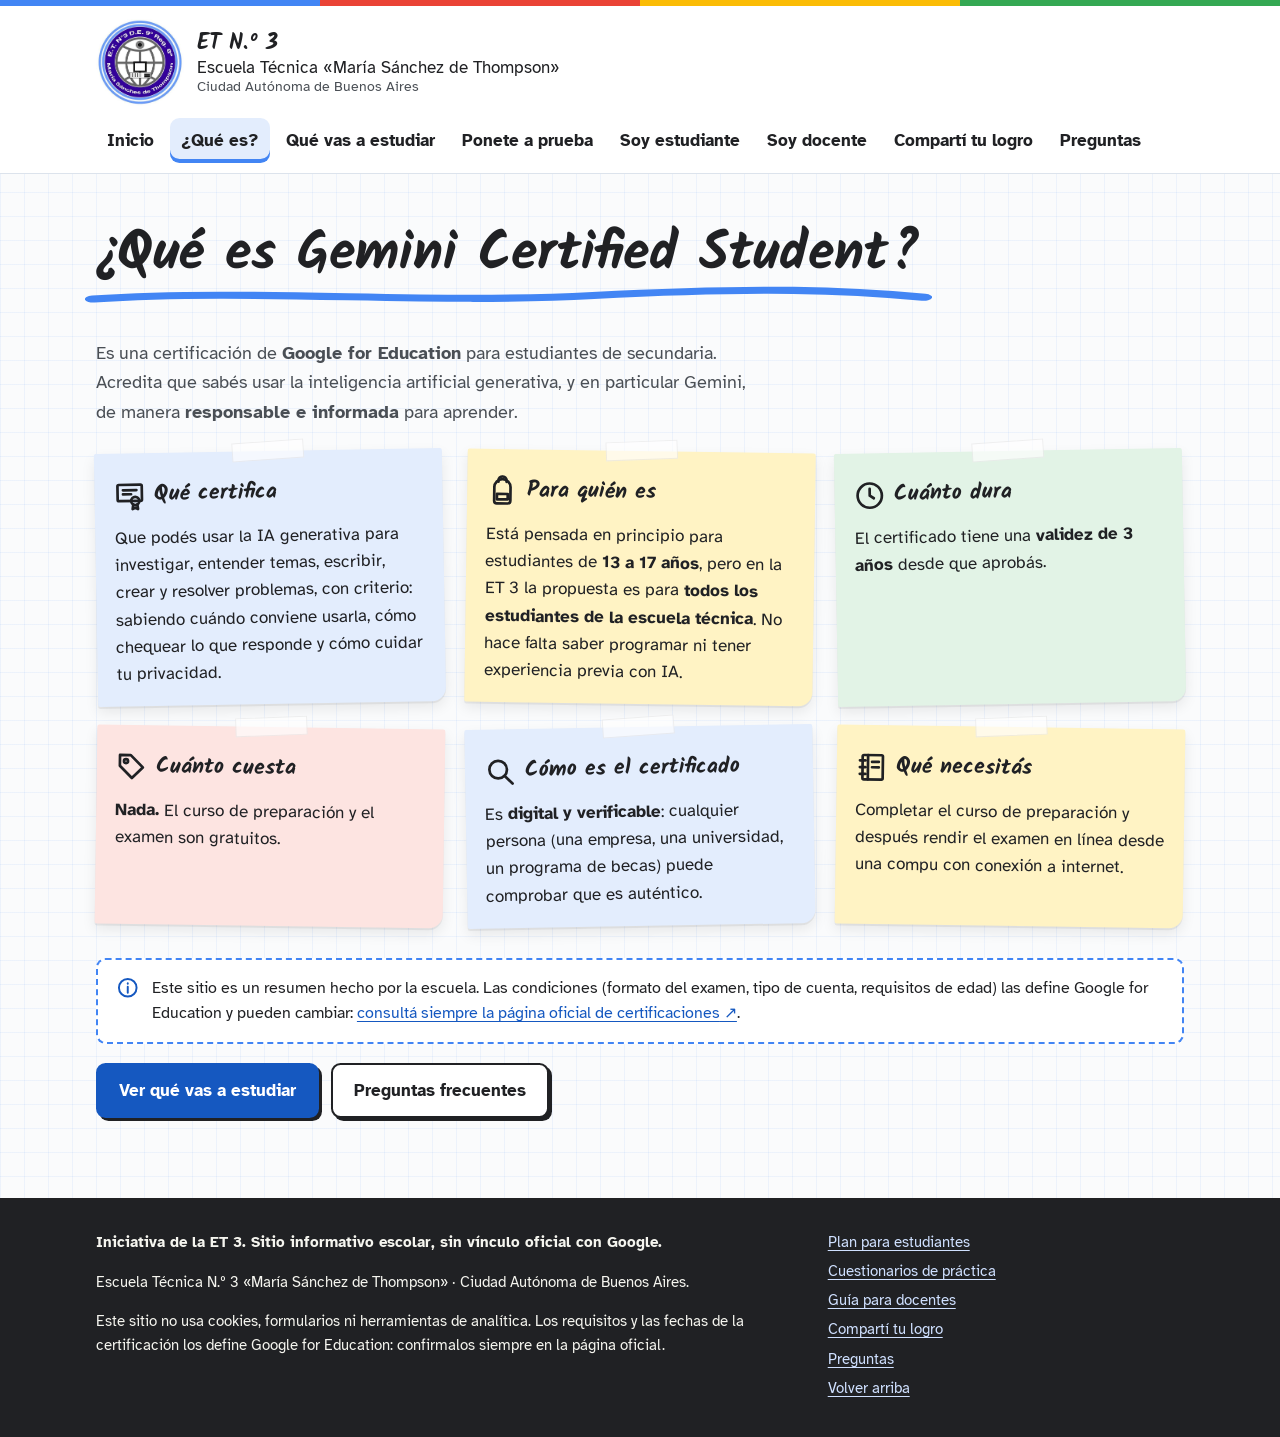
<file: docs/que-es.html>
<!doctype html>
<html lang="es-AR">
<head>
  <meta charset="utf-8">
  <meta name="viewport" content="width=device-width, initial-scale=1">
  <title>¿Qué es? · Gemini en la ET 3</title>
  <meta name="description" content="Qué certifica Gemini Certified Student, para quién es, cuánto dura y cuánto cuesta.">
  <meta name="theme-color" content="#4285F4">
  <link rel="icon" href="img/escudo.jpg" type="image/jpeg">
  <link rel="preconnect" href="https://fonts.googleapis.com">
  <link rel="preconnect" href="https://fonts.gstatic.com" crossorigin>
  <link rel="stylesheet" href="https://fonts.googleapis.com/css2?family=Atkinson+Hyperlegible:ital,wght@0,400;0,700;1,400&amp;family=Kalam:wght@400;700&amp;display=swap">
  <link rel="stylesheet" href="css/estilos.css">
  <link rel="stylesheet" href="css/impresion.css" media="print">
</head>
<body>
<svg xmlns="http://www.w3.org/2000/svg" style="display:none" aria-hidden="true">
  <symbol id="i-lapiz" viewBox="0 0 24 24" fill="none" stroke="currentColor" stroke-width="2" stroke-linecap="round" stroke-linejoin="round"><path d="M16.5 3.5l4 4L8 20H4v-4z"/><path d="M14 6l4 4"/></symbol>
  <symbol id="i-mochila" viewBox="0 0 24 24" fill="none" stroke="currentColor" stroke-width="2" stroke-linecap="round" stroke-linejoin="round"><path d="M6 9a6 6 0 0 1 12 0v10a2 2 0 0 1-2 2H8a2 2 0 0 1-2-2z"/><path d="M9 5V4a3 3 0 0 1 6 0v1"/><path d="M8 14h8v4H8z"/></symbol>
  <symbol id="i-pizarron" viewBox="0 0 24 24" fill="none" stroke="currentColor" stroke-width="2" stroke-linecap="round" stroke-linejoin="round"><rect x="3" y="4" width="18" height="12" rx="1"/><path d="M8 20l2-4M16 20l-2-4M7 9h6M7 12h4"/></symbol>
  <symbol id="i-cuaderno" viewBox="0 0 24 24" fill="none" stroke="currentColor" stroke-width="2" stroke-linecap="round" stroke-linejoin="round"><rect x="5" y="3" width="15" height="18" rx="1"/><path d="M9 3v18M3 7h4M3 12h4M3 17h4M12 8h5M12 12h5"/></symbol>
  <symbol id="i-candado" viewBox="0 0 24 24" fill="none" stroke="currentColor" stroke-width="2" stroke-linecap="round" stroke-linejoin="round"><rect x="5" y="11" width="14" height="10" rx="2"/><path d="M8 11V7a4 4 0 0 1 8 0v4"/><path d="M12 15v2"/></symbol>
  <symbol id="i-idea" viewBox="0 0 24 24" fill="none" stroke="currentColor" stroke-width="2" stroke-linecap="round" stroke-linejoin="round"><path d="M9 18h6M10 21h4"/><path d="M12 3a6 6 0 0 0-4 10.5c.7.7 1 1.5 1 2.5h6c0-1 .3-1.8 1-2.5A6 6 0 0 0 12 3z"/></symbol>
  <symbol id="i-lupa" viewBox="0 0 24 24" fill="none" stroke="currentColor" stroke-width="2" stroke-linecap="round" stroke-linejoin="round"><circle cx="10.5" cy="10.5" r="6.5"/><path d="M15.5 15.5L21 21"/></symbol>
  <symbol id="i-grupo" viewBox="0 0 24 24" fill="none" stroke="currentColor" stroke-width="2" stroke-linecap="round" stroke-linejoin="round"><circle cx="9" cy="8" r="3"/><circle cx="17" cy="9" r="2.5"/><path d="M3 20c0-3.3 2.7-6 6-6s6 2.7 6 6"/><path d="M15 14.5c3 0 6 1.8 6 5.5"/></symbol>
  <symbol id="i-calendario" viewBox="0 0 24 24" fill="none" stroke="currentColor" stroke-width="2" stroke-linecap="round" stroke-linejoin="round"><rect x="3" y="5" width="18" height="16" rx="2"/><path d="M3 10h18M8 3v4M16 3v4"/><path d="M8 14h2M14 14h2M8 17h2"/></symbol>
  <symbol id="i-certificado" viewBox="0 0 24 24" fill="none" stroke="currentColor" stroke-width="2" stroke-linecap="round" stroke-linejoin="round"><rect x="3" y="4" width="18" height="12" rx="1"/><path d="M7 8h10M7 11h6"/><circle cx="16" cy="16" r="3"/><path d="M14.5 18.5L14 22l2-1 2 1-.5-3.5"/></symbol>
  <symbol id="i-reloj" viewBox="0 0 24 24" fill="none" stroke="currentColor" stroke-width="2" stroke-linecap="round" stroke-linejoin="round"><circle cx="12" cy="12" r="9"/><path d="M12 7v5l3 2"/></symbol>
  <symbol id="i-info" viewBox="0 0 24 24" fill="none" stroke="currentColor" stroke-width="2" stroke-linecap="round" stroke-linejoin="round"><circle cx="12" cy="12" r="9"/><path d="M12 11v6M12 7.5v.5"/></symbol>
  <symbol id="i-regla" viewBox="0 0 24 24" fill="none" stroke="currentColor" stroke-width="2" stroke-linecap="round" stroke-linejoin="round"><rect x="2" y="8" width="20" height="8" rx="1"/><path d="M6 8v3M10 8v4M14 8v3M18 8v4"/></symbol>
  <symbol id="i-imprimir" viewBox="0 0 24 24" fill="none" stroke="currentColor" stroke-width="2" stroke-linecap="round" stroke-linejoin="round"><path d="M6 9V3h12v6"/><rect x="3" y="9" width="18" height="8" rx="1"/><path d="M6 14h12v7H6z"/></symbol>
  <symbol id="i-gratis" viewBox="0 0 24 24" fill="none" stroke="currentColor" stroke-width="2" stroke-linecap="round" stroke-linejoin="round"><path d="M20 12l-8 8-9-9V3h8z"/><circle cx="7.5" cy="7.5" r="1.5"/></symbol>
</svg>

  <a class="saltar" href="#contenido">Saltar al contenido</a>
  <div class="franja-colores" aria-hidden="true"></div>
  <header class="encabezado">
    <div class="contenedor">
      <div class="encabezado__fila">
        <a class="escuela" href="index.html">
          <img class="escudo" src="img/escudo.jpg" alt="Escudo de la ET N.º 3 D.E. 9.º Reg. 8.ª María Sánchez de Thompson" width="68" height="67">
          <span class="escuela__textos">
            <span class="escuela__sigla">ET N.º 3</span>
            <span class="escuela__nombre">Escuela Técnica «María Sánchez de Thompson»</span>
            <span class="escuela__lugar">Ciudad Autónoma de Buenos Aires</span>
          </span>
        </a>
        <button class="nav-boton" type="button" aria-expanded="false" aria-controls="menu-principal">
          <span class="nav-boton__barras" aria-hidden="true"></span> Menú
        </button>
      </div>
      <nav class="nav" id="menu-principal" aria-label="Navegación principal" data-abierta="true">
        <ul class="nav__lista">
          <li><a href="index.html">Inicio</a></li>
          <li><a href="que-es.html" aria-current="page">¿Qué es?</a></li>
          <li><a href="que-vas-a-estudiar.html">Qué vas a estudiar</a></li>
          <li><a href="practica.html">Ponete a prueba</a></li>
          <li><a href="estudiantes.html">Soy estudiante</a></li>
          <li><a href="docentes.html">Soy docente</a></li>
          <li><a href="comparti-tu-logro.html">Compartí tu logro</a></li>
          <li><a href="preguntas.html">Preguntas</a></li>
        </ul>
      </nav>
    </div>
  </header>

  <main id="contenido" tabindex="-1">
    <section class="seccion" aria-labelledby="titulo-que-es">
      <div class="contenedor">
        <h1 id="titulo-que-es" class="titulo-mano subrayado-azul">¿Qué es Gemini Certified Student?</h1>
        <p class="bajada">Es una certificación de <strong>Google for Education</strong> para estudiantes de secundaria. Acredita que sabés usar la inteligencia artificial generativa, y en particular Gemini, de manera <strong>responsable e informada</strong> para aprender.</p>

        <ul class="grilla grilla--3">
          <li class="postit postit--azul">
            <h2><svg class="icono" aria-hidden="true"><use href="#i-certificado"/></svg> Qué certifica</h2>
            <p>Que podés usar la IA generativa para investigar, entender temas, escribir, crear y resolver problemas, con criterio: sabiendo cuándo conviene usarla, cómo chequear lo que responde y cómo cuidar tu privacidad.</p>
          </li>
          <li class="postit">
            <h2><svg class="icono" aria-hidden="true"><use href="#i-mochila"/></svg> Para quién es</h2>
            <p>Está pensada en principio para estudiantes de <strong>13 a 17 años</strong>, pero en la ET 3 la propuesta es para <strong>todos los estudiantes de la escuela técnica</strong>. No hace falta saber programar ni tener experiencia previa con IA.</p>
          </li>
          <li class="postit postit--verde">
            <h2><svg class="icono" aria-hidden="true"><use href="#i-reloj"/></svg> Cuánto dura</h2>
            <p>El certificado tiene una <strong>validez de 3 años</strong> desde que aprobás.</p>
          </li>
          <li class="postit postit--rojo">
            <h2><svg class="icono" aria-hidden="true"><use href="#i-gratis"/></svg> Cuánto cuesta</h2>
            <p><strong>Nada.</strong> El curso de preparación y el examen son gratuitos.</p>
          </li>
          <li class="postit postit--azul">
            <h2><svg class="icono" aria-hidden="true"><use href="#i-lupa"/></svg> Cómo es el certificado</h2>
            <p>Es <strong>digital y verificable</strong>: cualquier persona (una empresa, una universidad, un programa de becas) puede comprobar que es auténtico.</p>
          </li>
          <li class="postit">
            <h2><svg class="icono" aria-hidden="true"><use href="#i-cuaderno"/></svg> Qué necesitás</h2>
            <p>Completar el curso de preparación y después rendir el examen en línea desde una compu con conexión a internet.</p>
          </li>
        </ul>

        <div class="aviso mt-2">
          <svg class="icono" aria-hidden="true"><use href="#i-info"/></svg>
          <p>Este sitio es un resumen hecho por la escuela. Las condiciones (formato del examen, tipo de cuenta, requisitos de edad) las define Google for Education y pueden cambiar: <a class="externo" href="https://edu.google.com/learning-center/certifications/" rel="noopener">consultá siempre la página oficial de certificaciones</a>.</p>
        </div>

        <div class="botonera">
          <a class="boton" href="que-vas-a-estudiar.html">Ver qué vas a estudiar</a>
          <a class="boton boton--claro" href="preguntas.html">Preguntas frecuentes</a>
        </div>
      </div>
    </section>
  </main>

  <footer class="pie">
    <div class="contenedor pie__grilla">
      <div>
        <p class="pie__aviso">Iniciativa de la ET 3. Sitio informativo escolar, sin vínculo oficial con Google.</p>
        <p>Escuela Técnica N.º 3 «María Sánchez de Thompson» · Ciudad Autónoma de Buenos Aires.</p>
        <p>Este sitio no usa cookies, formularios ni herramientas de analítica. Los requisitos y las fechas de la certificación los define Google for Education: confirmalos siempre en la página oficial.</p>
      </div>
      <nav aria-label="Enlaces del pie">
        <ul>
          <li><a href="estudiantes.html">Plan para estudiantes</a></li>
          <li><a href="practica.html">Cuestionarios de práctica</a></li>
          <li><a href="docentes.html">Guía para docentes</a></li>
          <li><a href="comparti-tu-logro.html">Compartí tu logro</a></li>
          <li><a href="preguntas.html">Preguntas</a></li>
          <li><a href="#contenido">Volver arriba</a></li>
        </ul>
      </nav>
    </div>
  </footer>
  <script src="js/main.js" defer></script>
</body>
</html>
</file>
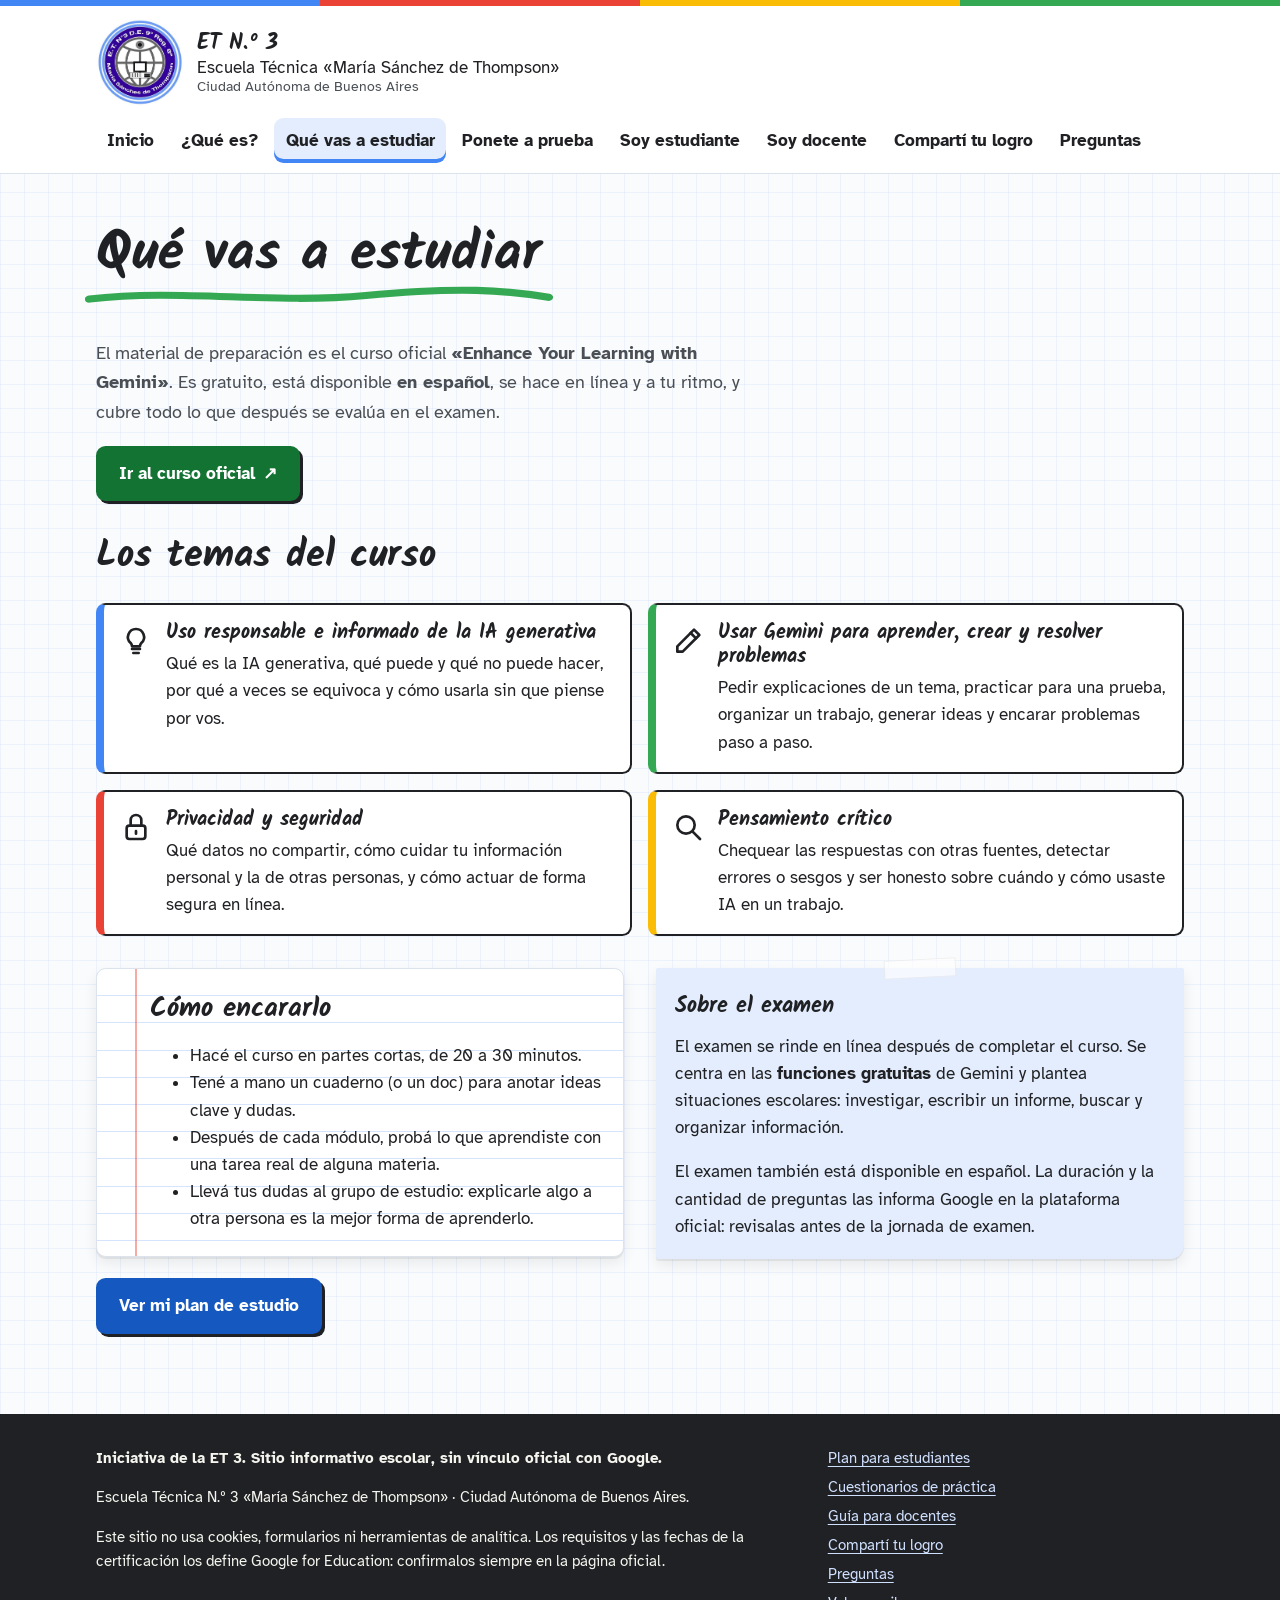
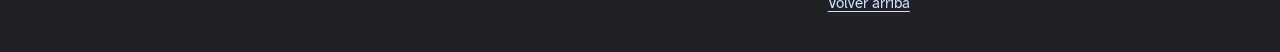
<file: docs/que-vas-a-estudiar.html>
<!doctype html>
<html lang="es-AR">
<head>
  <meta charset="utf-8">
  <meta name="viewport" content="width=device-width, initial-scale=1">
  <title>Qué vas a estudiar · Gemini en la ET 3</title>
  <meta name="description" content="El curso Enhance Your Learning with Gemini: temas y cómo encararlo.">
  <meta name="theme-color" content="#4285F4">
  <link rel="icon" href="img/escudo.jpg" type="image/jpeg">
  <link rel="preconnect" href="https://fonts.googleapis.com">
  <link rel="preconnect" href="https://fonts.gstatic.com" crossorigin>
  <link rel="stylesheet" href="https://fonts.googleapis.com/css2?family=Atkinson+Hyperlegible:ital,wght@0,400;0,700;1,400&amp;family=Kalam:wght@400;700&amp;display=swap">
  <link rel="stylesheet" href="css/estilos.css">
  <link rel="stylesheet" href="css/impresion.css" media="print">
</head>
<body>
<svg xmlns="http://www.w3.org/2000/svg" style="display:none" aria-hidden="true">
  <symbol id="i-lapiz" viewBox="0 0 24 24" fill="none" stroke="currentColor" stroke-width="2" stroke-linecap="round" stroke-linejoin="round"><path d="M16.5 3.5l4 4L8 20H4v-4z"/><path d="M14 6l4 4"/></symbol>
  <symbol id="i-mochila" viewBox="0 0 24 24" fill="none" stroke="currentColor" stroke-width="2" stroke-linecap="round" stroke-linejoin="round"><path d="M6 9a6 6 0 0 1 12 0v10a2 2 0 0 1-2 2H8a2 2 0 0 1-2-2z"/><path d="M9 5V4a3 3 0 0 1 6 0v1"/><path d="M8 14h8v4H8z"/></symbol>
  <symbol id="i-pizarron" viewBox="0 0 24 24" fill="none" stroke="currentColor" stroke-width="2" stroke-linecap="round" stroke-linejoin="round"><rect x="3" y="4" width="18" height="12" rx="1"/><path d="M8 20l2-4M16 20l-2-4M7 9h6M7 12h4"/></symbol>
  <symbol id="i-cuaderno" viewBox="0 0 24 24" fill="none" stroke="currentColor" stroke-width="2" stroke-linecap="round" stroke-linejoin="round"><rect x="5" y="3" width="15" height="18" rx="1"/><path d="M9 3v18M3 7h4M3 12h4M3 17h4M12 8h5M12 12h5"/></symbol>
  <symbol id="i-candado" viewBox="0 0 24 24" fill="none" stroke="currentColor" stroke-width="2" stroke-linecap="round" stroke-linejoin="round"><rect x="5" y="11" width="14" height="10" rx="2"/><path d="M8 11V7a4 4 0 0 1 8 0v4"/><path d="M12 15v2"/></symbol>
  <symbol id="i-idea" viewBox="0 0 24 24" fill="none" stroke="currentColor" stroke-width="2" stroke-linecap="round" stroke-linejoin="round"><path d="M9 18h6M10 21h4"/><path d="M12 3a6 6 0 0 0-4 10.5c.7.7 1 1.5 1 2.5h6c0-1 .3-1.8 1-2.5A6 6 0 0 0 12 3z"/></symbol>
  <symbol id="i-lupa" viewBox="0 0 24 24" fill="none" stroke="currentColor" stroke-width="2" stroke-linecap="round" stroke-linejoin="round"><circle cx="10.5" cy="10.5" r="6.5"/><path d="M15.5 15.5L21 21"/></symbol>
  <symbol id="i-grupo" viewBox="0 0 24 24" fill="none" stroke="currentColor" stroke-width="2" stroke-linecap="round" stroke-linejoin="round"><circle cx="9" cy="8" r="3"/><circle cx="17" cy="9" r="2.5"/><path d="M3 20c0-3.3 2.7-6 6-6s6 2.7 6 6"/><path d="M15 14.5c3 0 6 1.8 6 5.5"/></symbol>
  <symbol id="i-calendario" viewBox="0 0 24 24" fill="none" stroke="currentColor" stroke-width="2" stroke-linecap="round" stroke-linejoin="round"><rect x="3" y="5" width="18" height="16" rx="2"/><path d="M3 10h18M8 3v4M16 3v4"/><path d="M8 14h2M14 14h2M8 17h2"/></symbol>
  <symbol id="i-certificado" viewBox="0 0 24 24" fill="none" stroke="currentColor" stroke-width="2" stroke-linecap="round" stroke-linejoin="round"><rect x="3" y="4" width="18" height="12" rx="1"/><path d="M7 8h10M7 11h6"/><circle cx="16" cy="16" r="3"/><path d="M14.5 18.5L14 22l2-1 2 1-.5-3.5"/></symbol>
  <symbol id="i-reloj" viewBox="0 0 24 24" fill="none" stroke="currentColor" stroke-width="2" stroke-linecap="round" stroke-linejoin="round"><circle cx="12" cy="12" r="9"/><path d="M12 7v5l3 2"/></symbol>
  <symbol id="i-info" viewBox="0 0 24 24" fill="none" stroke="currentColor" stroke-width="2" stroke-linecap="round" stroke-linejoin="round"><circle cx="12" cy="12" r="9"/><path d="M12 11v6M12 7.5v.5"/></symbol>
  <symbol id="i-regla" viewBox="0 0 24 24" fill="none" stroke="currentColor" stroke-width="2" stroke-linecap="round" stroke-linejoin="round"><rect x="2" y="8" width="20" height="8" rx="1"/><path d="M6 8v3M10 8v4M14 8v3M18 8v4"/></symbol>
  <symbol id="i-imprimir" viewBox="0 0 24 24" fill="none" stroke="currentColor" stroke-width="2" stroke-linecap="round" stroke-linejoin="round"><path d="M6 9V3h12v6"/><rect x="3" y="9" width="18" height="8" rx="1"/><path d="M6 14h12v7H6z"/></symbol>
  <symbol id="i-gratis" viewBox="0 0 24 24" fill="none" stroke="currentColor" stroke-width="2" stroke-linecap="round" stroke-linejoin="round"><path d="M20 12l-8 8-9-9V3h8z"/><circle cx="7.5" cy="7.5" r="1.5"/></symbol>
</svg>

  <a class="saltar" href="#contenido">Saltar al contenido</a>
  <div class="franja-colores" aria-hidden="true"></div>
  <header class="encabezado">
    <div class="contenedor">
      <div class="encabezado__fila">
        <a class="escuela" href="index.html">
          <img class="escudo" src="img/escudo.jpg" alt="Escudo de la ET N.º 3 D.E. 9.º Reg. 8.ª María Sánchez de Thompson" width="68" height="67">
          <span class="escuela__textos">
            <span class="escuela__sigla">ET N.º 3</span>
            <span class="escuela__nombre">Escuela Técnica «María Sánchez de Thompson»</span>
            <span class="escuela__lugar">Ciudad Autónoma de Buenos Aires</span>
          </span>
        </a>
        <button class="nav-boton" type="button" aria-expanded="false" aria-controls="menu-principal">
          <span class="nav-boton__barras" aria-hidden="true"></span> Menú
        </button>
      </div>
      <nav class="nav" id="menu-principal" aria-label="Navegación principal" data-abierta="true">
        <ul class="nav__lista">
          <li><a href="index.html">Inicio</a></li>
          <li><a href="que-es.html">¿Qué es?</a></li>
          <li><a href="que-vas-a-estudiar.html" aria-current="page">Qué vas a estudiar</a></li>
          <li><a href="practica.html">Ponete a prueba</a></li>
          <li><a href="estudiantes.html">Soy estudiante</a></li>
          <li><a href="docentes.html">Soy docente</a></li>
          <li><a href="comparti-tu-logro.html">Compartí tu logro</a></li>
          <li><a href="preguntas.html">Preguntas</a></li>
        </ul>
      </nav>
    </div>
  </header>

  <main id="contenido" tabindex="-1">
    <section class="seccion" aria-labelledby="titulo-estudiar">
      <div class="contenedor">
        <h1 id="titulo-estudiar" class="titulo-mano subrayado-verde">Qué vas a estudiar</h1>
        <p class="bajada">El material de preparación es el curso oficial <strong lang="en">«Enhance Your Learning with Gemini»</strong>. Es gratuito, está disponible <strong>en español</strong>, se hace en línea y a tu ritmo, y cubre todo lo que después se evalúa en el examen.</p>

        <div class="botonera">
          <a class="boton boton--verde externo" href="https://edu.exceedlms.com/student/path/1817885-gemini-certification-for-students" rel="noopener">Ir al curso oficial</a>
        </div>

        <h2 class="mt-2">Los temas del curso</h2>
        <ul class="temas">
          <li class="tema tema--azul">
            <svg class="icono" aria-hidden="true"><use href="#i-idea"/></svg>
            <div>
              <h3>Uso responsable e informado de la IA generativa</h3>
              <p>Qué es la IA generativa, qué puede y qué no puede hacer, por qué a veces se equivoca y cómo usarla sin que piense por vos.</p>
            </div>
          </li>
          <li class="tema tema--verde">
            <svg class="icono" aria-hidden="true"><use href="#i-lapiz"/></svg>
            <div>
              <h3>Usar Gemini para aprender, crear y resolver problemas</h3>
              <p>Pedir explicaciones de un tema, practicar para una prueba, organizar un trabajo, generar ideas y encarar problemas paso a paso.</p>
            </div>
          </li>
          <li class="tema tema--rojo">
            <svg class="icono" aria-hidden="true"><use href="#i-candado"/></svg>
            <div>
              <h3>Privacidad y seguridad</h3>
              <p>Qué datos no compartir, cómo cuidar tu información personal y la de otras personas, y cómo actuar de forma segura en línea.</p>
            </div>
          </li>
          <li class="tema tema--amarillo">
            <svg class="icono" aria-hidden="true"><use href="#i-lupa"/></svg>
            <div>
              <h3>Pensamiento crítico</h3>
              <p>Chequear las respuestas con otras fuentes, detectar errores o sesgos y ser honesto sobre cuándo y cómo usaste IA en un trabajo.</p>
            </div>
          </li>
        </ul>

        <div class="dos-columnas mt-2">
          <div class="hoja">
            <h2>Cómo encararlo</h2>
            <ul>
              <li>Hacé el curso en partes cortas, de 20 a 30 minutos.</li>
              <li>Tené a mano un cuaderno (o un doc) para anotar ideas clave y dudas.</li>
              <li>Después de cada módulo, probá lo que aprendiste con una tarea real de alguna materia.</li>
              <li>Llevá tus dudas al grupo de estudio: explicarle algo a otra persona es la mejor forma de aprenderlo.</li>
            </ul>
          </div>
          <div class="postit postit--azul">
            <h2>Sobre el examen</h2>
            <p>El examen se rinde en línea después de completar el curso. Se centra en las <strong>funciones gratuitas</strong> de Gemini y plantea situaciones escolares: investigar, escribir un informe, buscar y organizar información.</p>
            <p>El examen también está disponible en español. La duración y la cantidad de preguntas las informa Google en la plataforma oficial: revisalas antes de la jornada de examen.</p>
          </div>
        </div>

        <div class="botonera">
          <a class="boton" href="estudiantes.html">Ver mi plan de estudio</a>
        </div>
      </div>
    </section>
  </main>

  <footer class="pie">
    <div class="contenedor pie__grilla">
      <div>
        <p class="pie__aviso">Iniciativa de la ET 3. Sitio informativo escolar, sin vínculo oficial con Google.</p>
        <p>Escuela Técnica N.º 3 «María Sánchez de Thompson» · Ciudad Autónoma de Buenos Aires.</p>
        <p>Este sitio no usa cookies, formularios ni herramientas de analítica. Los requisitos y las fechas de la certificación los define Google for Education: confirmalos siempre en la página oficial.</p>
      </div>
      <nav aria-label="Enlaces del pie">
        <ul>
          <li><a href="estudiantes.html">Plan para estudiantes</a></li>
          <li><a href="practica.html">Cuestionarios de práctica</a></li>
          <li><a href="docentes.html">Guía para docentes</a></li>
          <li><a href="comparti-tu-logro.html">Compartí tu logro</a></li>
          <li><a href="preguntas.html">Preguntas</a></li>
          <li><a href="#contenido">Volver arriba</a></li>
        </ul>
      </nav>
    </div>
  </footer>
  <script src="js/main.js" defer></script>
</body>
</html>
</file>
<file: docs/css/estilos.css>
/* =========================================================
   ET 3 "María Sánchez de Thompson" · Gemini Certified Student
   Hoja de estilos principal (mobile-first, sin dependencias)
   ========================================================= */

/* ---------- 1. Variables editables ---------- */
:root {
  /* Colores de acento (decorativos: bordes, subrayados, íconos) */
  --azul: #4285F4;
  --rojo: #EA4335;
  --amarillo: #FBBC05; /* solo decoración, nunca texto sobre fondo claro */
  --verde: #34A853;

  /* Versiones oscuras para TEXTO sobre fondo claro (contraste AA ≥ 4.5:1) */
  --azul-texto: #1558C0;
  --rojo-texto: #B3261E;
  --verde-texto: #137333;

  /* Fondos de post-it (texto siempre en --tinta) */
  --postit-amarillo: #FFF3C4;
  --postit-azul: #E3EDFD;
  --postit-verde: #E2F3E6;
  --postit-rojo: #FDE4E1;

  /* Neutros */
  --blanco: #FFFFFF;
  --papel: #FAFBFC;
  --gris-suave: #F1F3F4;
  --linea: #DCE3EC;
  --tinta: #202124;
  --tinta-suave: #4A4F55;

  /* Pizarrón */
  --pizarron: #2F4A3E;
  --pizarron-borde: #8A6A45;
  --tiza: #F5F5EF;

  /* Tipografía */
  --fuente-titulos: "Kalam", "Comic Neue", "Segoe Print", "Bradley Hand", cursive;
  --fuente-texto: "Atkinson Hyperlegible", "Segoe UI", Roboto, Arial, sans-serif;

  /* Medidas */
  --ancho-max: 70rem;
  --radio: 0.6rem;
  --sombra: 0 2px 0 rgba(0, 0, 0, 0.06), 0 6px 14px rgba(0, 0, 0, 0.08);
  --foco: 3px solid var(--azul-texto);
}

/* ---------- 2. Base ---------- */
*,
*::before,
*::after { box-sizing: border-box; }

html { scroll-behavior: smooth; }

@media (prefers-reduced-motion: reduce) {
  html { scroll-behavior: auto; }
  *, *::before, *::after { transition: none !important; animation: none !important; }
}

body {
  margin: 0;
  font-family: var(--fuente-texto);
  font-size: 1.0625rem;
  line-height: 1.6;
  color: var(--tinta);
  background-color: var(--papel);
  /* Hoja cuadriculada sutil */
  background-image:
    linear-gradient(to right, rgba(66, 133, 244, 0.07) 1px, transparent 1px),
    linear-gradient(to bottom, rgba(66, 133, 244, 0.07) 1px, transparent 1px);
  background-size: 24px 24px;
}

img, svg { max-width: 100%; height: auto; }

h1, h2, h3 {
  font-family: var(--fuente-titulos);
  font-weight: 700;
  line-height: 1.2;
  margin: 0 0 0.6em;
}
h1 { font-size: clamp(2rem, 7vw, 3.4rem); }
h2 { font-size: clamp(1.7rem, 5vw, 2.4rem); }
h3 { font-size: 1.35rem; }

p, ul, ol { margin: 0 0 1em; }

a { color: var(--azul-texto); text-underline-offset: 0.18em; }
a:hover { color: var(--tinta); }

:focus-visible {
  outline: var(--foco);
  outline-offset: 3px;
  border-radius: 4px;
}

.visualmente-oculto {
  position: absolute !important;
  width: 1px; height: 1px;
  padding: 0; margin: -1px;
  overflow: hidden; clip: rect(0, 0, 0, 0);
  white-space: nowrap; border: 0;
}

.saltar {
  position: absolute;
  left: 1rem; top: -4rem;
  z-index: 100;
  padding: 0.6rem 1rem;
  background: var(--tinta);
  color: var(--blanco);
  border-radius: var(--radio);
  text-decoration: none;
  font-weight: 700;
}
.saltar:focus { top: 1rem; color: var(--blanco); }

.contenedor {
  width: 100%;
  max-width: var(--ancho-max);
  margin-inline: auto;
  padding-inline: 1rem;
}

.icono {
  width: 1.5em; height: 1.5em;
  flex-shrink: 0;
  vertical-align: middle;
}

/* ---------- 3. Encabezado escolar ---------- */
.franja-colores {
  height: 6px;
  background: linear-gradient(to right,
    var(--azul) 0 25%, var(--rojo) 25% 50%,
    var(--amarillo) 50% 75%, var(--verde) 75% 100%);
}

.encabezado {
  background: var(--blanco);
  border-bottom: 1px solid var(--linea);
}

.encabezado__fila {
  display: flex;
  align-items: center;
  gap: 0.8rem;
  padding-block: 0.8rem;
}

.escudo {
  width: 4.2rem;
  height: auto;
  flex-shrink: 0;
}

.escuela {
  display: flex;
  align-items: center;
  gap: 0.8rem;
  line-height: 1.25;
  text-decoration: none;
  color: var(--tinta);
}
.escuela:hover { color: var(--tinta); }
.escuela__textos { display: flex; flex-direction: column; }
.escuela__sigla {
  font-family: var(--fuente-titulos);
  font-size: 1.35rem;
  font-weight: 700;
}
.escuela__nombre { font-size: 0.95rem; }
.escuela__lugar { font-size: 0.85rem; color: var(--tinta-suave); }

.nav-boton {
  margin-left: auto;
  display: inline-flex;
  align-items: center;
  gap: 0.4rem;
  padding: 0.5rem 0.8rem;
  font: inherit;
  font-weight: 700;
  color: var(--tinta);
  background: var(--gris-suave);
  border: 2px solid var(--tinta);
  border-radius: var(--radio);
  cursor: pointer;
}
.nav-boton__barras,
.nav-boton__barras::before,
.nav-boton__barras::after {
  display: block;
  width: 1.1rem; height: 2px;
  background: currentColor;
  position: relative;
  content: "";
}
.nav-boton__barras::before { position: absolute; top: -6px; }
.nav-boton__barras::after { position: absolute; top: 6px; }

.nav { border-top: 1px dashed var(--linea); }
.nav[data-abierta="false"] { display: none; }

.nav__lista {
  list-style: none;
  margin: 0;
  padding: 0.5rem 0 1rem;
  display: flex;
  flex-direction: column;
  gap: 0.2rem;
}

.nav__lista a {
  display: block;
  padding: 0.55rem 0.7rem;
  color: var(--tinta);
  text-decoration: none;
  font-weight: 700;
  border-radius: var(--radio);
}
.nav__lista a:hover { background: var(--gris-suave); }
.nav__lista a[aria-current="page"] {
  background: var(--postit-azul);
  box-shadow: inset 4px 0 0 var(--azul);
}

@media (min-width: 56rem) {
  .nav-boton { display: none; }
  .nav,
  .nav[data-abierta="false"] { display: block; border-top: 0; }
  .nav__lista { flex-direction: row; flex-wrap: wrap; padding: 0 0 0.6rem; gap: 0.3rem; }
  .nav__lista a[aria-current="page"] { box-shadow: inset 0 -4px 0 var(--azul); }
  .escudo { width: 5.5rem; }
  .escuela__nombre { font-size: 1.05rem; }
}

/* ---------- 4. Secciones y títulos con subrayado a mano ---------- */
main { display: block; }

.seccion { padding-block: 3rem; }
.seccion--blanca { background: rgba(255, 255, 255, 0.85); }

.titulo-mano {
  display: inline-block;
  position: relative;
  padding-bottom: 0.35em;
}
.titulo-mano::after {
  content: "";
  position: absolute;
  left: -0.2em; right: -0.2em; bottom: 0;
  height: 0.38em;
  background-color: var(--subrayado, var(--amarillo));
  -webkit-mask: url("data:image/svg+xml,%3Csvg xmlns='http://www.w3.org/2000/svg' viewBox='0 0 200 12' preserveAspectRatio='none'%3E%3Cpath d='M2 8 C 40 2, 80 11, 120 6 S 180 3, 198 7' fill='none' stroke='black' stroke-width='4' stroke-linecap='round'/%3E%3C/svg%3E") center / 100% 100% no-repeat;
          mask: url("data:image/svg+xml,%3Csvg xmlns='http://www.w3.org/2000/svg' viewBox='0 0 200 12' preserveAspectRatio='none'%3E%3Cpath d='M2 8 C 40 2, 80 11, 120 6 S 180 3, 198 7' fill='none' stroke='black' stroke-width='4' stroke-linecap='round'/%3E%3C/svg%3E") center / 100% 100% no-repeat;
}
.subrayado-azul { --subrayado: var(--azul); }
.subrayado-rojo { --subrayado: var(--rojo); }
.subrayado-verde { --subrayado: var(--verde); }

.bajada {
  font-size: 1.15rem;
  color: var(--tinta-suave);
  max-width: 42rem;
}

.resaltado {
  background: linear-gradient(transparent 55%, rgba(251, 188, 5, 0.45) 55%);
  padding-inline: 0.1em;
}

/* ---------- 5. Hero ---------- */
.hero {
  padding-block: 2.5rem 3rem;
  position: relative;
  overflow: hidden;
}
.hero__grilla {
  display: grid;
  gap: 2rem;
  align-items: center;
}
.hero__etiqueta {
  display: inline-block;
  font-weight: 700;
  font-size: 0.95rem;
  padding: 0.2rem 0.7rem;
  background: var(--postit-verde);
  color: var(--verde-texto);
  border: 2px dashed var(--verde);
  border-radius: 999px;
  margin-bottom: 1rem;
}
.hero h1 { margin-bottom: 0.4em; }
.hero__texto { font-size: 1.2rem; max-width: 36rem; }

.accesos {
  display: grid;
  gap: 1rem;
  margin-top: 1.8rem;
}
.acceso {
  display: flex;
  align-items: center;
  gap: 0.9rem;
  padding: 1.1rem 1.2rem;
  border-radius: var(--radio);
  text-decoration: none;
  color: var(--tinta);
  box-shadow: var(--sombra);
  border: 2px solid var(--tinta);
  transition: transform 0.15s ease;
}
.acceso:hover { transform: translateY(-3px) rotate(-0.5deg); color: var(--tinta); }
.acceso .icono { width: 2.4rem; height: 2.4rem; }
.acceso__titulo {
  display: block;
  font-family: var(--fuente-titulos);
  font-size: 1.5rem;
  font-weight: 700;
  line-height: 1.1;
}
.acceso__texto { display: block; font-size: 0.95rem; }
.acceso--estudiante { background: var(--postit-azul); }
.acceso--estudiante .icono { color: var(--azul-texto); }
.acceso--docente { background: var(--postit-verde); }
.acceso--docente .icono { color: var(--verde-texto); }

.hero__dibujo {
  justify-self: center;
  width: min(100%, 22rem);
}

@media (min-width: 40rem) {
  .accesos { grid-template-columns: 1fr 1fr; }
}
@media (min-width: 56rem) {
  .hero { padding-block: 4rem; }
  .hero__grilla { grid-template-columns: 1.3fr 1fr; }
}

/* ---------- 6. Post-its y tarjetas ---------- */
.grilla {
  display: grid;
  gap: 1.4rem;
  list-style: none;
  padding: 0;
  margin: 1.5rem 0 0;
}
@media (min-width: 40rem) { .grilla--2, .grilla--3, .grilla--4 { grid-template-columns: repeat(2, 1fr); } }
@media (min-width: 60rem) {
  .grilla--3 { grid-template-columns: repeat(3, 1fr); }
  .grilla--4 { grid-template-columns: repeat(4, 1fr); }
}

.postit {
  position: relative;
  padding: 1.6rem 1.2rem 1.2rem;
  background: var(--postit-amarillo);
  box-shadow: var(--sombra);
  border-radius: 2px 2px 14px 2px;
}
.postit::before { /* cinta adhesiva */
  content: "";
  position: absolute;
  top: -0.6rem; left: 50%;
  width: 4.5rem; height: 1.2rem;
  transform: translateX(-50%) rotate(-3deg);
  background: rgba(255, 255, 255, 0.65);
  border: 1px solid rgba(0, 0, 0, 0.06);
}
.postit h3 { display: flex; align-items: center; gap: 0.5rem; }
.postit p:last-child, .postit ul:last-child { margin-bottom: 0; }
.postit--azul { background: var(--postit-azul); }
.postit--verde { background: var(--postit-verde); }
.postit--rojo { background: var(--postit-rojo); }
.postit--azul .icono { color: var(--azul-texto); }
.postit--verde .icono { color: var(--verde-texto); }
.postit--rojo .icono { color: var(--rojo-texto); }
.postit .icono { color: var(--tinta); }

@media (min-width: 40rem) and (prefers-reduced-motion: no-preference) {
  .grilla > .postit:nth-child(odd) { transform: rotate(-1deg); }
  .grilla > .postit:nth-child(even) { transform: rotate(0.8deg); }
}

.dato {
  font-family: var(--fuente-titulos);
  font-size: 2.2rem;
  font-weight: 700;
  line-height: 1;
  display: block;
  margin-bottom: 0.3rem;
}

/* Tarjeta tipo hoja de cuaderno (renglones + margen rojo) */
.hoja {
  background-color: var(--blanco);
  background-image:
    linear-gradient(to right, transparent 2.4rem, rgba(234, 67, 53, 0.45) 2.4rem, rgba(234, 67, 53, 0.45) calc(2.4rem + 2px), transparent calc(2.4rem + 2px)),
    repeating-linear-gradient(to bottom, transparent 0, transparent calc(1.6em - 1px), rgba(66, 133, 244, 0.22) calc(1.6em - 1px), rgba(66, 133, 244, 0.22) 1.6em);
  padding: 1.5rem 1.2rem 1.5rem 3.3rem;
  border-radius: var(--radio);
  box-shadow: var(--sombra);
  border: 1px solid var(--linea);
}
.hoja > :last-child { margin-bottom: 0; }

/* ---------- 7. Pizarrón ---------- */
.pizarron {
  background: var(--pizarron);
  color: var(--tiza);
  border: 12px solid var(--pizarron-borde);
  border-radius: 6px;
  padding: 1.8rem 1.3rem;
  box-shadow: inset 0 0 40px rgba(0, 0, 0, 0.35), var(--sombra);
}
.pizarron h2, .pizarron h3 { color: var(--tiza); }
.pizarron a { color: #CFE0FF; }
.pizarron a:hover { color: var(--blanco); }
.pizarron .titulo-mano::after { background-color: var(--amarillo); }

.lista-tiza {
  list-style: none;
  padding: 0;
  counter-reset: paso;
}
.lista-tiza li {
  counter-increment: paso;
  position: relative;
  padding-left: 2.8rem;
  margin-bottom: 1rem;
}
.lista-tiza li::before {
  content: counter(paso);
  position: absolute;
  left: 0; top: -0.1rem;
  width: 2rem; height: 2rem;
  display: grid;
  place-items: center;
  font-family: var(--fuente-titulos);
  font-weight: 700;
  border: 2px solid var(--tiza);
  border-radius: 50%;
}

/* ---------- 8. Botones ---------- */
.boton {
  display: inline-flex;
  align-items: center;
  gap: 0.5rem;
  padding: 0.75rem 1.3rem;
  font: inherit;
  font-weight: 700;
  text-decoration: none;
  color: var(--blanco);
  background: var(--azul-texto);
  border: 2px solid var(--azul-texto);
  border-radius: var(--radio);
  box-shadow: 3px 3px 0 var(--tinta);
  cursor: pointer;
  transition: transform 0.1s ease, box-shadow 0.1s ease;
}
.boton:hover { color: var(--blanco); transform: translate(-1px, -1px); box-shadow: 4px 4px 0 var(--tinta); }
.boton:active { transform: translate(2px, 2px); box-shadow: 1px 1px 0 var(--tinta); }
.boton--verde { background: var(--verde-texto); border-color: var(--verde-texto); }
.boton--claro { background: var(--blanco); color: var(--tinta); border-color: var(--tinta); }
.boton--claro:hover { color: var(--tinta); }
.botonera { display: flex; flex-wrap: wrap; gap: 0.8rem; margin-top: 1.2rem; }

.externo::after { content: " ↗"; }

/* ---------- 9. Temas del curso ---------- */
.temas {
  list-style: none;
  padding: 0;
  margin: 1.5rem 0;
  display: grid;
  gap: 1rem;
}
@media (min-width: 48rem) { .temas { grid-template-columns: repeat(2, 1fr); } }
.tema {
  display: flex;
  gap: 0.9rem;
  align-items: flex-start;
  padding: 1rem;
  background: var(--blanco);
  border: 2px solid var(--tinta);
  border-left-width: 8px;
  border-radius: var(--radio);
}
.tema h3 { margin-bottom: 0.3rem; font-size: 1.25rem; }
.tema p { margin: 0; }
.tema--azul { border-left-color: var(--azul); }
.tema--rojo { border-left-color: var(--rojo); }
.tema--amarillo { border-left-color: var(--amarillo); }
.tema--verde { border-left-color: var(--verde); }
.tema .icono { width: 2rem; height: 2rem; margin-top: 0.2rem; }

.aviso {
  display: flex;
  gap: 0.8rem;
  align-items: flex-start;
  padding: 1rem 1.1rem;
  background: var(--blanco);
  border: 2px dashed var(--azul);
  border-radius: var(--radio);
  font-size: 0.98rem;
}
.aviso .icono { color: var(--azul-texto); }
.aviso p { margin: 0; }

/* ---------- 10. Checklist interactiva ---------- */
.checklist {
  list-style: none;
  padding: 0;
  margin: 0;
}
.checklist li { margin-bottom: 0.5rem; }
.checklist label {
  display: flex;
  gap: 0.7rem;
  align-items: flex-start;
  padding: 0.6rem 0.7rem;
  border-radius: var(--radio);
  cursor: pointer;
}
.checklist label:hover { background: rgba(0, 0, 0, 0.04); }
.checklist input {
  width: 1.3rem; height: 1.3rem;
  margin-top: 0.2rem;
  flex-shrink: 0;
  accent-color: var(--verde-texto);
}
.checklist input:checked + span { text-decoration: line-through; text-decoration-color: var(--rojo); text-decoration-thickness: 2px; }

.progreso {
  margin: 1rem 0;
  font-weight: 700;
}
.progreso__barra {
  height: 0.9rem;
  margin-top: 0.4rem;
  background: var(--blanco);
  border: 2px solid var(--tinta);
  border-radius: 999px;
  overflow: hidden;
}
.progreso__relleno {
  height: 100%;
  width: 0;
  background: repeating-linear-gradient(45deg, var(--verde), var(--verde) 8px, #2E9A4B 8px, #2E9A4B 16px);
  transition: width 0.3s ease;
}

/* ---------- 11. Mini quiz ---------- */
.quiz fieldset {
  border: 2px solid var(--tinta);
  border-radius: var(--radio);
  background: var(--blanco);
  padding: 1rem 1.1rem;
  margin: 0 0 1.2rem;
}
.quiz legend {
  font-weight: 700;
  padding-inline: 0.4rem;
  background: var(--blanco);
}
.quiz label {
  display: flex;
  gap: 0.6rem;
  align-items: flex-start;
  padding: 0.35rem 0.4rem;
  border-radius: 6px;
  cursor: pointer;
}
.quiz input { margin-top: 0.35rem; accent-color: var(--azul-texto); }
.quiz__devolucion {
  margin: 0.6rem 0 0;
  padding: 0.6rem 0.8rem;
  border-radius: 6px;
  font-weight: 700;
}
.quiz__devolucion:empty { display: none; }
.quiz__devolucion--bien { background: var(--postit-verde); color: var(--verde-texto); }
.quiz__devolucion--mal { background: var(--postit-rojo); color: var(--rojo-texto); }
.quiz__resultado {
  font-family: var(--fuente-titulos);
  font-size: 1.5rem;
  margin-top: 1rem;
}

/* ---------- 12. Preguntas frecuentes ---------- */
.faq details {
  background: var(--blanco);
  border: 2px solid var(--tinta);
  border-radius: var(--radio);
  margin-bottom: 0.9rem;
}
.faq summary {
  cursor: pointer;
  padding: 0.9rem 1.1rem;
  font-weight: 700;
  list-style: none;
  display: flex;
  justify-content: space-between;
  gap: 1rem;
}
.faq summary::-webkit-details-marker { display: none; }
.faq summary::after {
  content: "+";
  font-family: var(--fuente-titulos);
  font-size: 1.5rem;
  line-height: 1;
  color: var(--azul-texto);
}
.faq details[open] summary::after { content: "−"; }
.faq details[open] summary { border-bottom: 1px dashed var(--linea); }
.faq .respuesta { padding: 0.9rem 1.1rem; }
.faq .respuesta > :last-child { margin-bottom: 0; }

/* ---------- 13. Tablas (cronograma) ---------- */
.tabla-envoltura { overflow-x: auto; }
table {
  width: 100%;
  border-collapse: collapse;
  background: var(--blanco);
  font-size: 0.98rem;
}
caption {
  text-align: left;
  font-weight: 700;
  padding-bottom: 0.5rem;
}
th, td {
  border: 1px solid var(--linea);
  padding: 0.6rem 0.7rem;
  text-align: left;
  vertical-align: top;
}
thead th { background: var(--gris-suave); }

/* ---------- 14. Nota para copiar ---------- */
.nota-modelo {
  white-space: pre-wrap;
  font-family: var(--fuente-texto);
  font-size: 0.98rem;
  margin: 0;
}
.estado-copia { font-weight: 700; color: var(--verde-texto); margin-left: 0.5rem; }

/* ---------- 15. Pie ---------- */
.pie {
  margin-top: 2rem;
  padding-block: 2rem;
  background: var(--tinta);
  color: var(--tiza);
  font-size: 0.95rem;
}
.pie a { color: #CFE0FF; }
.pie a:hover { color: var(--blanco); }
.pie__grilla { display: grid; gap: 1.2rem; }
@media (min-width: 48rem) { .pie__grilla { grid-template-columns: 2fr 1fr; } }
.pie__aviso { font-weight: 700; }
.pie ul { list-style: none; padding: 0; margin: 0; }
.pie li { margin-bottom: 0.3rem; }

/* ---------- 16. Utilidades ---------- */
.centrado { text-align: center; }
.mt-2 { margin-top: 2rem; }
.solo-impresion { display: none; }
.dos-columnas { display: grid; gap: 2rem; }
@media (min-width: 56rem) { .dos-columnas { grid-template-columns: 1fr 1fr; align-items: start; } }

/* ---------- 17. Títulos dentro de tarjetas ---------- */
.postit h2, .postit h3 {
  display: flex;
  align-items: center;
  gap: 0.5rem;
  font-size: 1.35rem;
}
.postit h4 {
  margin: 0 0 0.3rem;
  font-family: var(--fuente-titulos);
  font-size: 1.2rem;
}
.hoja h2 { font-size: 1.7rem; }
.hoja h3, .pizarron h3 { display: flex; align-items: center; gap: 0.5rem; }

/* ---------- 18. Pasos numerados y botón pendiente ---------- */
.lista-pasos { padding-left: 1.4rem; }
.lista-pasos li { margin-bottom: 0.7rem; padding-left: 0.3rem; }
.lista-pasos li::marker { font-family: var(--fuente-titulos); font-weight: 700; color: var(--azul-texto); }

.boton--pendiente {
  background: var(--gris-suave);
  color: var(--tinta);
  border: 2px dashed var(--tinta-suave);
  box-shadow: none;
  cursor: default;
}
</file>
<file: docs/css/impresion.css>
/* Versión imprimible (se carga con media="print") */
@page { margin: 1.6cm; }

body {
  background: #fff !important;
  color: #000 !important;
  font-size: 11.5pt;
  line-height: 1.45;
}

.saltar, .nav, .nav-boton, .no-imprimir, .botonera, .franja-colores { display: none !important; }
.solo-impresion { display: block !important; }

.encabezado { border-bottom: 2px solid #000; }
.escudo { width: 2.6cm; }

.seccion { padding-block: 0.6cm; }
.hero { padding-block: 0.4cm; }

.postit, .hoja, .pizarron, .tema, .faq details, .quiz fieldset, .aviso {
  background: #fff !important;
  color: #000 !important;
  box-shadow: none !important;
  border: 1px solid #555 !important;
  transform: none !important;
}
.postit::before { display: none; }
.pizarron h2, .pizarron h3, .pizarron a { color: #000 !important; }
.lista-tiza li::before { border-color: #000; }

.grilla, .dos-columnas, .temas { display: block !important; }
.grilla > *, .temas > * { margin-bottom: 0.4cm; }

h2, h3 { page-break-after: avoid; break-after: avoid; }
.postit, .hoja, tr, .tema, li { page-break-inside: avoid; break-inside: avoid; }

/* Casillas imprimibles para tildar a mano */
.checklist input { appearance: none; -webkit-appearance: none; border: 1.5px solid #000; width: 0.45cm; height: 0.45cm; }
.checklist input:checked + span { text-decoration: none; }
.progreso { display: none; }

/* Mostrar la dirección de los enlaces externos */
a[href^="http"]::after { content: " (" attr(href) ")"; font-size: 9pt; word-break: break-all; }
a.externo::after { content: " (" attr(href) ")"; }
a { color: #000 !important; }

.pie { background: #fff !important; color: #000 !important; border-top: 1px solid #000; padding-block: 0.4cm; }
.pie__grilla > :not(:first-child) { display: none; }
</file>
